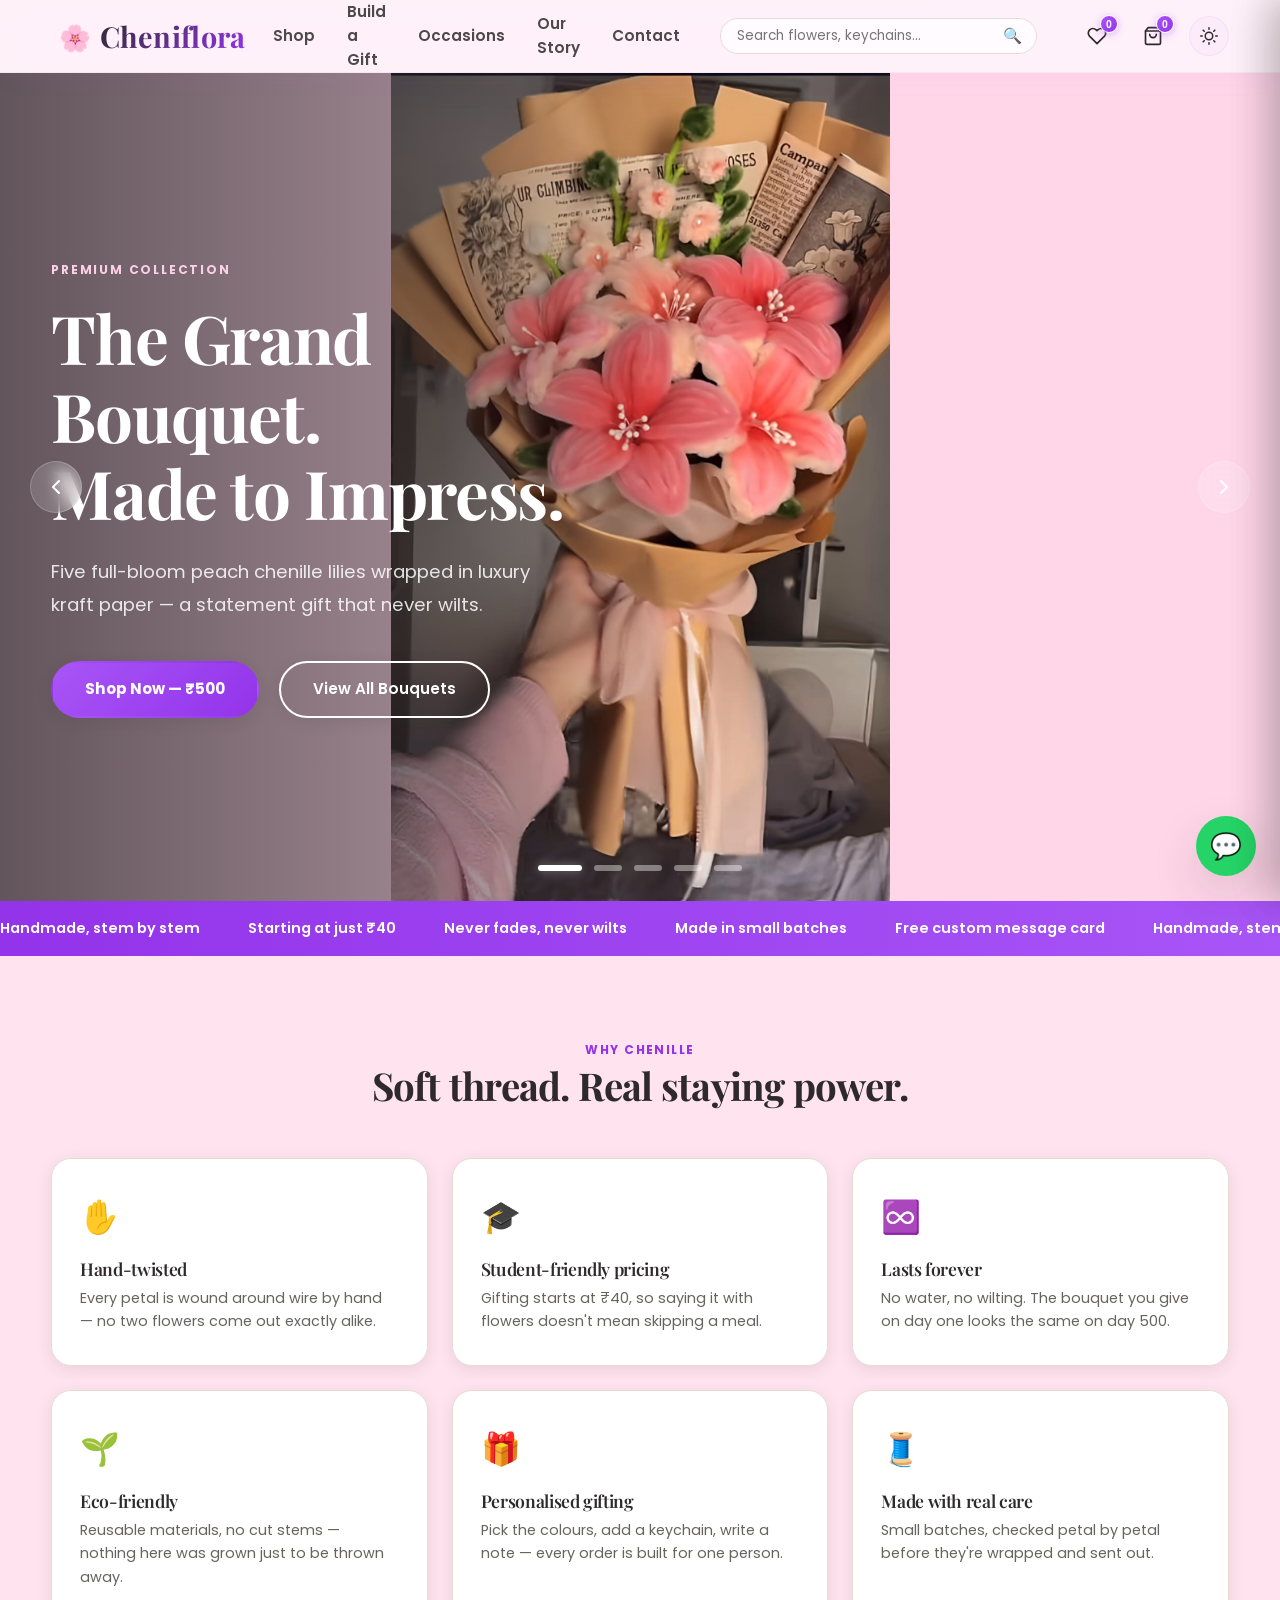
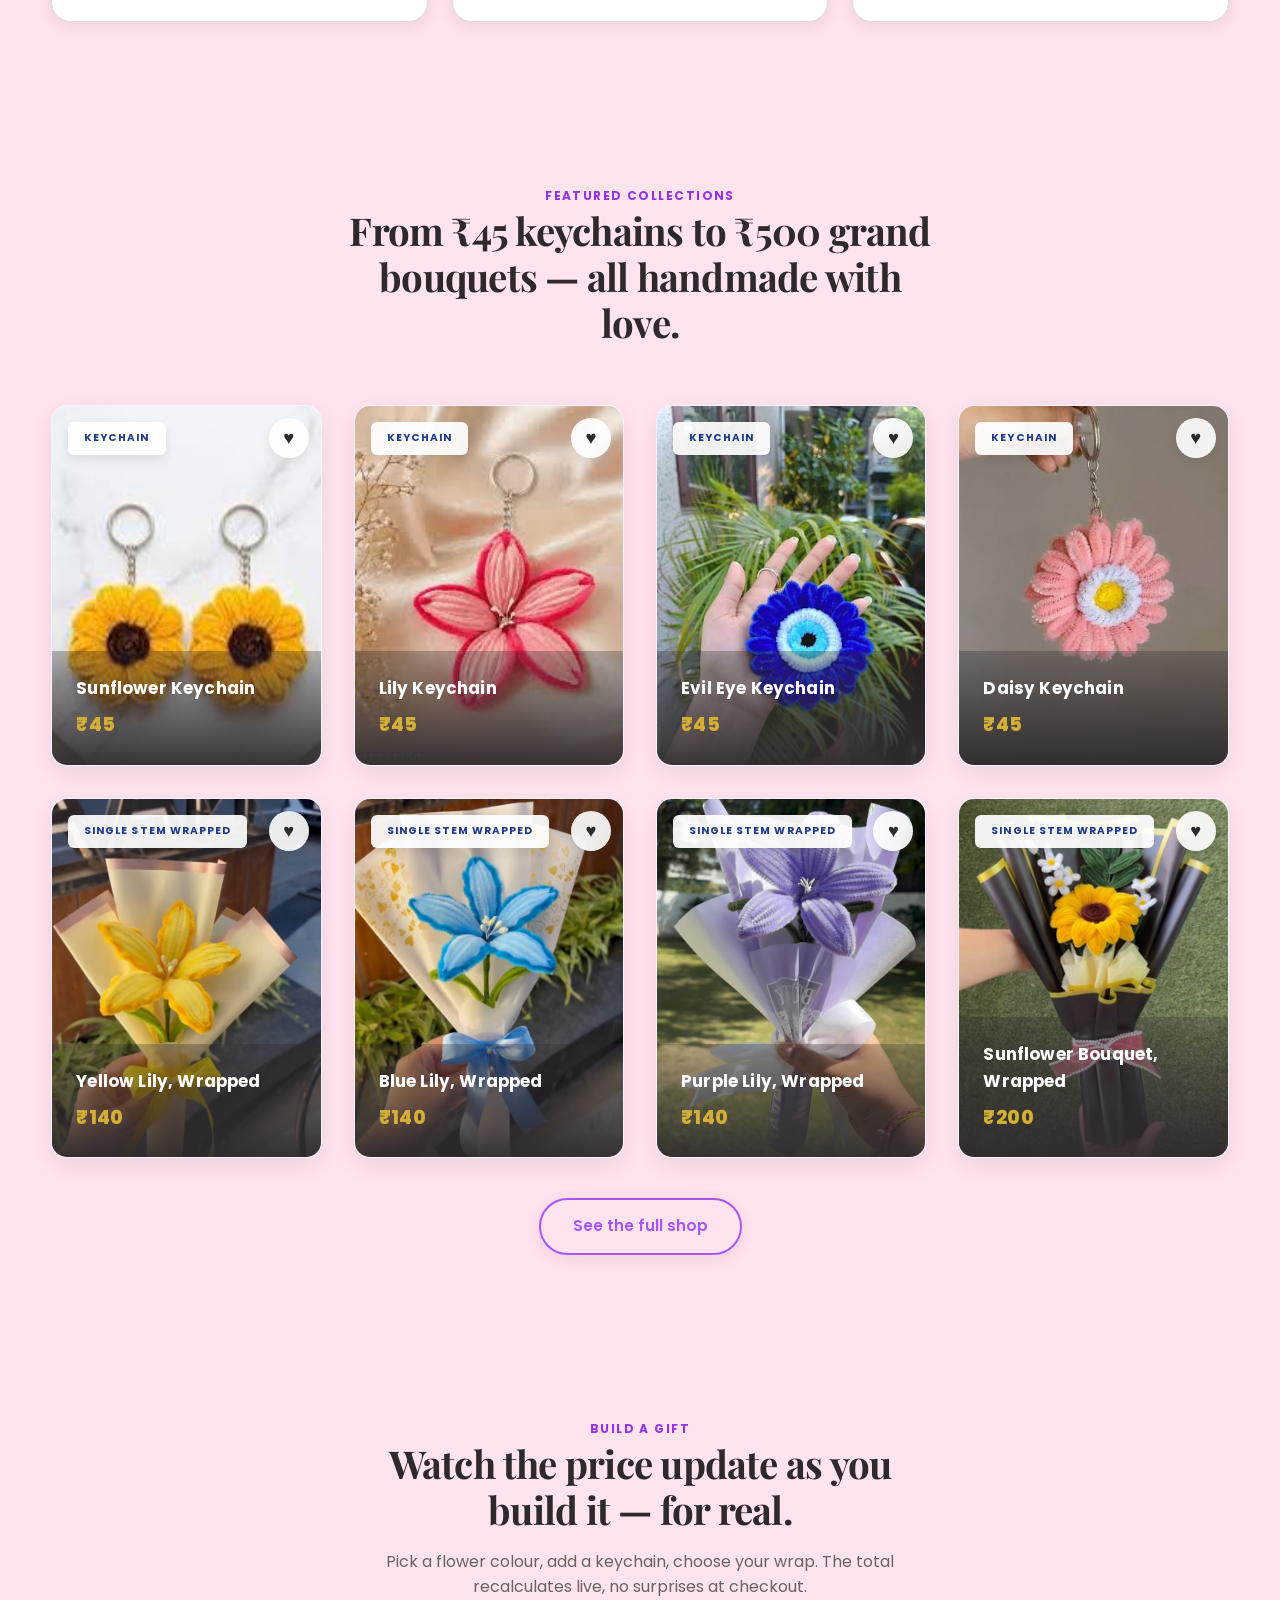
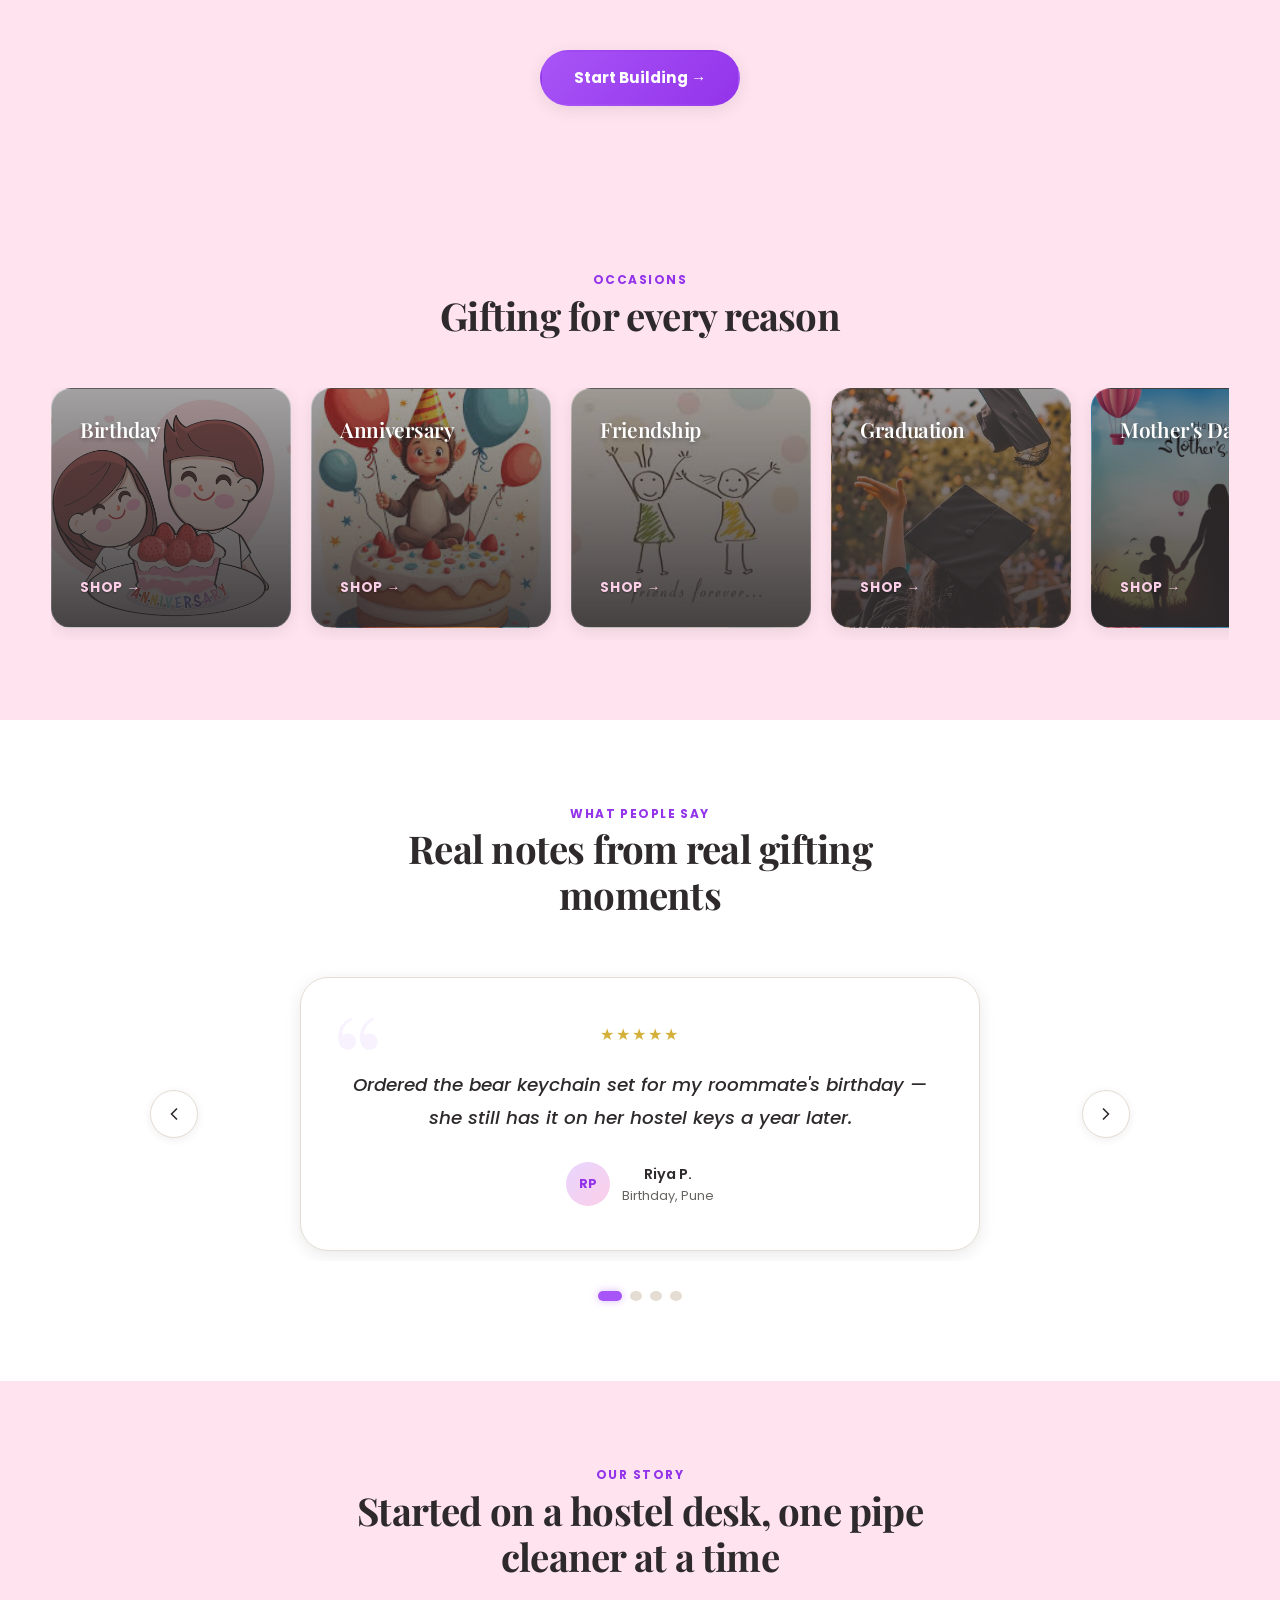
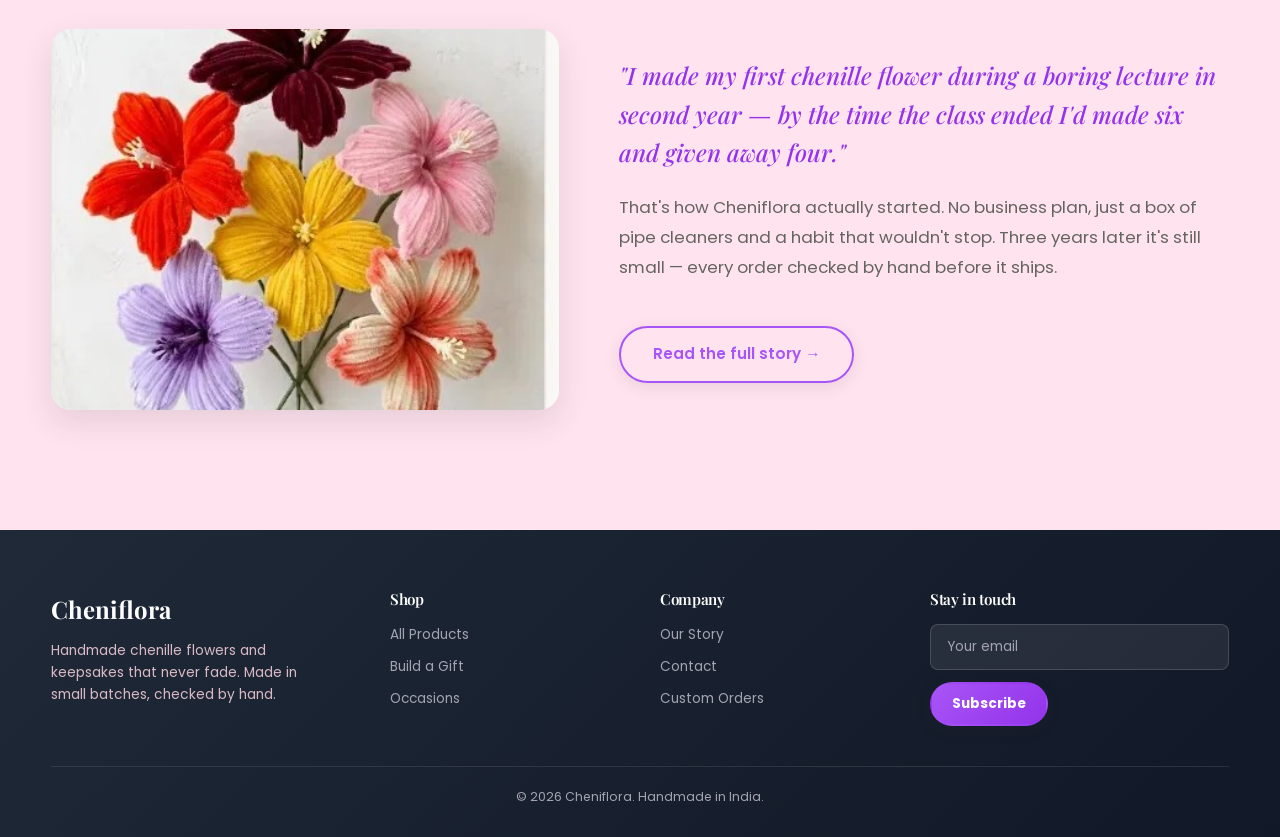
<file: cheniflora-site/index.html>
<!DOCTYPE html>
<html lang="en">
<head>
<meta charset="UTF-8">
<meta name="viewport" content="width=device-width, initial-scale=1.0">
<title>Cheniflora — Flowers Fade. Memories Don't.</title>
<link rel="preconnect" href="https://fonts.googleapis.com">
<link href="https://fonts.googleapis.com/css2?family=Playfair+Display:ital,wght@0,500;0,700;1,600&family=Poppins:wght@400;500;600;700&display=swap" rel="stylesheet">
<link rel="stylesheet" href="style.css">
</head>
<body>
  <div class="bg-decor-1" aria-hidden="true"></div>
  <div class="bg-decor-2" aria-hidden="true"></div>

<nav class="nav">
  <div class="nav-inner">
    <button class="logo">
      <span class="logo-icon">🌸</span>
      <span class="logo-text">Cheniflora</span>
    </button>
    <button class="nav-toggle" aria-label="Menu">
      <span class="hamburger-line"></span>
      <span class="hamburger-line"></span>
      <span class="hamburger-line"></span>
    </button>
    <div class="nav-links">
      <a href="shop.html">Shop</a>
      <a href="build-gift.html">Build a Gift</a>
      <a href="occasions.html">Occasions</a>
      <a href="story.html">Our Story</a>
      <a href="contact.html">Contact</a>
    </div>
    <!-- Search Bar -->
    <div class="nav-search">
      <input type="text" id="navSearchInput" placeholder="Search flowers, keychains...">
      <button id="navSearchBtn" aria-label="Search">🔍</button>
    </div>
    <div class="nav-icons">
      <button class="icon-btn wish-btn" aria-label="Wishlist">
        <svg class="nav-icon-svg" viewBox="0 0 24 24" fill="none" stroke="currentColor" stroke-width="2" stroke-linecap="round" stroke-linejoin="round">
          <path d="M20.84 4.61a5.5 5.5 0 0 0-7.78 0L12 5.67l-1.06-1.06a5.5 5.5 0 0 0-7.78 7.78l1.06 1.06L12 21.23l7.78-7.78 1.06-1.06a5.5 5.5 0 0 0 0-7.78z"></path>
        </svg>
        <span class="badge wish-badge">0</span>
      </button>
      <button class="icon-btn cart-btn" aria-label="Cart">
        <svg class="nav-icon-svg" viewBox="0 0 24 24" fill="none" stroke="currentColor" stroke-width="2" stroke-linecap="round" stroke-linejoin="round">
          <path d="M6 2L3 6v14a2 2 0 0 0 2 2h14a2 2 0 0 0 2-2V6l-3-4z"></path>
          <line x1="3" y1="6" x2="21" y2="6"></line>
          <path d="M16 10a4 4 0 0 1-8 0"></path>
        </svg>
        <span class="badge cart-badge">0</span>
      </button>
      <button class="theme-toggle" aria-label="Toggle theme" title="Toggle theme" data-theme="light">
        <svg class="sun-icon" viewBox="0 0 24 24" fill="none" stroke="currentColor" stroke-width="2" stroke-linecap="round" stroke-linejoin="round">
          <circle cx="12" cy="12" r="5"></circle>
          <line x1="12" y1="1" x2="12" y2="3"></line>
          <line x1="12" y1="21" x2="12" y2="23"></line>
          <line x1="4.22" y1="4.22" x2="5.64" y2="5.64"></line>
          <line x1="18.36" y1="18.36" x2="19.78" y2="19.78"></line>
          <line x1="1" y1="12" x2="3" y2="12"></line>
          <line x1="21" y1="12" x2="23" y2="12"></line>
          <line x1="4.22" y1="19.78" x2="5.64" y2="18.36"></line>
          <line x1="18.36" y1="5.64" x2="19.78" y2="4.22"></line>
        </svg>
        <svg class="moon-icon" viewBox="0 0 24 24" fill="none" stroke="currentColor" stroke-width="2" stroke-linecap="round" stroke-linejoin="round">
          <path d="M21 12.79A9 9 0 1 1 11.21 3 7 7 0 0 0 21 12.79z"></path>
        </svg>
      </button>
      
    </div>
  </div>
</nav>

<header class="hero-slider-section">
  <div class="hero-slider">
    <!-- Slide 1: Peach Lily Grand Bouquet -->
    <div class="hero-slide active" data-slide="0">
      <div class="hero-slide-bg" style="background-image: url('assets/bouquet_big_peach.png');"></div>
      <div class="hero-slide-overlay"></div>
      <div class="hero-slide-content container">
        <div class="hero-slide-text">
          <span class="slide-eyebrow">Premium Collection</span>
          <h1 class="slide-title">The Grand Bouquet.<br>Made to Impress.</h1>
          <p class="slide-subtitle">Five full-bloom peach chenille lilies wrapped in luxury kraft paper — a statement gift that never wilts.</p>
          <div class="slide-cta">
            <a href="product.html?p=bouquet-big-peach" class="btn btn-primary btn-lg">Shop Now — ₹500</a>
            <a href="shop.html" class="btn btn-ghost btn-lg">View All Bouquets</a>
          </div>
        </div>
      </div>
    </div>

    <!-- Slide 2: Sunflower Wrapped Bouquet -->
    <div class="hero-slide" data-slide="1">
      <div class="hero-slide-bg" style="background-image: url('assets/wrap_sunflower_big.jpg');"></div>
      <div class="hero-slide-overlay"></div>
      <div class="hero-slide-content container">
        <div class="hero-slide-text">
          <span class="slide-eyebrow">Single Stem Wrapped</span>
          <h1 class="slide-title">Sunshine,<br>Gift-Wrapped.</h1>
          <p class="slide-subtitle">A full sunflower with daisy accents wrapped in black & gold paper with a pearl bow. Bold. Beautiful. Handmade.</p>
          <div class="slide-cta">
            <a href="product.html?p=wrap-sunflower-big" class="btn btn-primary btn-lg">Get Yours — ₹200</a>
            <a href="build-gift.html" class="btn btn-ghost btn-lg">Build a Gift</a>
          </div>
        </div>
      </div>
    </div>

    <!-- Slide 3: Blue Lily Wrapped -->
    <div class="hero-slide" data-slide="2">
      <div class="hero-slide-bg" style="background-image: url('assets/wrap_blue_lily.png');"></div>
      <div class="hero-slide-overlay"></div>
      <div class="hero-slide-content container">
        <div class="hero-slide-text">
          <span class="slide-eyebrow">Single Stem Wrapped</span>
          <h1 class="slide-title">Something Blue.<br>Something New.</h1>
          <p class="slide-subtitle">A sky-blue chenille lily wrapped in heart-print paper with a soft satin bow — perfect for any occasion.</p>
          <div class="slide-cta">
            <a href="product.html?p=wrap-blue-lily" class="btn btn-primary btn-lg">Order — ₹140</a>
            <a href="occasions.html" class="btn btn-ghost btn-lg">Shop by Occasion</a>
          </div>
        </div>
      </div>
    </div>

    <!-- Slide 4: Lily Keychain -->
    <div class="hero-slide" data-slide="3">
      <div class="hero-slide-bg" style="background-image: url('assets/keychain_lily.png');"></div>
      <div class="hero-slide-overlay"></div>
      <div class="hero-slide-content container">
        <div class="hero-slide-text">
          <span class="slide-eyebrow">Keychains — From ₹45</span>
          <h1 class="slide-title">A Flower<br>For Your Keys.</h1>
          <p class="slide-subtitle">Pocket-sized chenille keychains — the perfect small gift that says a lot. Starting at just ₹45.</p>
          <div class="slide-cta">
            <a href="product.html?p=keychain-lily" class="btn btn-primary btn-lg">Shop Keychains</a>
            <a href="shop.html" class="btn btn-ghost btn-lg">Explore All</a>
          </div>
        </div>
      </div>
    </div>

    <!-- Slide 5: Pink Daisy Pot -->
    <div class="hero-slide" data-slide="4">
      <div class="hero-slide-bg" style="background-image: url('assets/pot_pink_daisy.png');"></div>
      <div class="hero-slide-overlay"></div>
      <div class="hero-slide-content container">
        <div class="hero-slide-text">
          <span class="slide-eyebrow">Desk Decor</span>
          <h1 class="slide-title">Brighten<br>Your Desk.</h1>
          <p class="slide-subtitle">Handcrafted chenille flower pots that never need watering. A tiny bloom that stays on your desk forever.</p>
          <div class="slide-cta">
            <a href="product.html?p=pot-pink-daisy" class="btn btn-primary btn-lg">Get One — ₹300</a>
            <a href="shop.html" class="btn btn-ghost btn-lg">All Desk Decor</a>
          </div>
        </div>
      </div>
    </div>
  </div>

  <!-- Navigation Arrows -->
  <button class="slider-arrow prev" aria-label="Previous Slide">
    <svg viewBox="0 0 24 24" fill="none" stroke="currentColor" stroke-width="2" stroke-linecap="round" stroke-linejoin="round">
      <polyline points="15 18 9 12 15 6"></polyline>
    </svg>
  </button>
  <button class="slider-arrow next" aria-label="Next Slide">
    <svg viewBox="0 0 24 24" fill="none" stroke="currentColor" stroke-width="2" stroke-linecap="round" stroke-linejoin="round">
      <polyline points="9 18 15 12 9 6"></polyline>
    </svg>
  </button>

  <!-- Slider Indicators -->
  <div class="slider-indicators">
    <button class="indicator active" data-index="0" aria-label="Slide 1"></button>
    <button class="indicator" data-index="1" aria-label="Slide 2"></button>
    <button class="indicator" data-index="2" aria-label="Slide 3"></button>
    <button class="indicator" data-index="3" aria-label="Slide 4"></button>
    <button class="indicator" data-index="4" aria-label="Slide 5"></button>
  </div>
</header>

<div class="marquee">
  <div class="marquee-track">
    <span>Handmade, stem by stem</span><span>Starting at just ₹40</span><span>Never fades, never wilts</span><span>Made in small batches</span><span>Free custom message card</span>
    <span>Handmade, stem by stem</span><span>Starting at just ₹40</span><span>Never fades, never wilts</span><span>Made in small batches</span><span>Free custom message card</span>
  </div>
</div>

<section>
  <div class="container">
    <div class="section-head center">
      <span class="eyebrow">Why Chenille</span>
      <h2>Soft thread. Real staying power.</h2>
    </div>
    <div class="grid-6">
      <div class="story-card reveal"><span class="ic">✋</span><h3>Hand-twisted</h3><p>Every petal is wound around wire by hand — no two flowers come out exactly alike.</p></div>
      <div class="story-card reveal"><span class="ic">🎓</span><h3>Student-friendly pricing</h3><p>Gifting starts at ₹40, so saying it with flowers doesn't mean skipping a meal.</p></div>
      <div class="story-card reveal"><span class="ic">♾️</span><h3>Lasts forever</h3><p>No water, no wilting. The bouquet you give on day one looks the same on day 500.</p></div>
      <div class="story-card reveal"><span class="ic">🌱</span><h3>Eco-friendly</h3><p>Reusable materials, no cut stems — nothing here was grown just to be thrown away.</p></div>
      <div class="story-card reveal"><span class="ic">🎁</span><h3>Personalised gifting</h3><p>Pick the colours, add a keychain, write a note — every order is built for one person.</p></div>
      <div class="story-card reveal"><span class="ic">🧵</span><h3>Made with real care</h3><p>Small batches, checked petal by petal before they're wrapped and sent out.</p></div>
    </div>
  </div>
</section>

<section style="background:var(--cream-deep);">
  <div class="container">
    <div class="section-head center">
      <span class="eyebrow">Featured Collections</span>
      <h2>From ₹45 keychains to ₹500 grand bouquets — all handmade with love.</h2>
    </div>
    <div class="premium-grid reveal">
      <a href="product.html?p=keychain-sunflower" class="card">
        <img src="assets/keychain_sunflower.png" alt="Sunflower keychain">
        <span class="card-tag">Keychain</span>
        <button class="card-heart" data-id="keychain-sunflower" aria-label="Add to wishlist">♥</button>
        <div class="card-info"><div class="name">Sunflower Keychain</div><div class="price">₹45</div></div>
      </a>
      <a href="product.html?p=keychain-lily" class="card">
        <img src="assets/keychain_lily.png" alt="Lily keychain">
        <span class="card-tag">Keychain</span>
        <button class="card-heart" data-id="keychain-lily" aria-label="Add to wishlist">♥</button>
        <div class="card-info"><div class="name">Lily Keychain</div><div class="price">₹45</div></div>
      </a>
      <a href="product.html?p=keychain-evileye" class="card">
        <img src="assets/keychain_evileye.png" alt="Evil Eye keychain">
        <span class="card-tag">Keychain</span>
        <button class="card-heart" data-id="keychain-evileye" aria-label="Add to wishlist">♥</button>
        <div class="card-info"><div class="name">Evil Eye Keychain</div><div class="price">₹45</div></div>
      </a>
      <a href="product.html?p=keychain-daisy" class="card">
        <img src="assets/keychain_daisy.png" alt="Pink Daisy keychain">
        <span class="card-tag">Keychain</span>
        <button class="card-heart" data-id="keychain-daisy" aria-label="Add to wishlist">♥</button>
        <div class="card-info"><div class="name">Daisy Keychain</div><div class="price">₹45</div></div>
      </a>
      <a href="product.html?p=wrap-yellow-lily" class="card">
        <img src="assets/wrap_yellow_lily.png" alt="Yellow lily wrapped in cream paper with yellow ribbon">
        <span class="card-tag">Single Stem Wrapped</span>
        <button class="card-heart" data-id="wrap-yellow-lily" aria-label="Add to wishlist">♥</button>
        <div class="card-info"><div class="name">Yellow Lily, Wrapped</div><div class="price">₹140</div></div>
      </a>
      <a href="product.html?p=wrap-blue-lily" class="card">
        <img src="assets/wrap_blue_lily.png" alt="Blue lily wrapped in heart-print paper with blue ribbon">
        <span class="card-tag">Single Stem Wrapped</span>
        <button class="card-heart" data-id="wrap-blue-lily" aria-label="Add to wishlist">♥</button>
        <div class="card-info"><div class="name">Blue Lily, Wrapped</div><div class="price">₹140</div></div>
      </a>
      <a href="product.html?p=wrap-purple-lily" class="card">
        <img src="assets/wrap_purple_lily.jpg" alt="Purple lily wrapped in lavender paper with white organza bow">
        <span class="card-tag">Single Stem Wrapped</span>
        <button class="card-heart" data-id="wrap-purple-lily" aria-label="Add to wishlist">♥</button>
        <div class="card-info"><div class="name">Purple Lily, Wrapped</div><div class="price">₹140</div></div>
      </a>
      <a href="product.html?p=wrap-sunflower-big" class="card">
        <img src="assets/wrap_sunflower_big.jpg" alt="Sunflower bouquet wrapped in black and gold paper with pearl bow">
        <span class="card-tag">Single Stem Wrapped</span>
        <button class="card-heart" data-id="wrap-sunflower-big" aria-label="Add to wishlist">♥</button>
        <div class="card-info"><div class="name">Sunflower Bouquet, Wrapped</div><div class="price">₹200</div></div>
      </a>
    </div>
    <div style="text-align:center; margin-top:40px;">
      <a href="shop.html" class="btn btn-secondary">See the full shop</a>
    </div>
  </div>
</section>

<section>
  <div class="container">
    <div class="section-head center">
      <span class="eyebrow">Build a Gift</span>
      <h2>Watch the price update as you build it — for real.</h2>
      <p style="margin-top:14px;">Pick a flower colour, add a keychain, choose your wrap. The total recalculates live, no surprises at checkout.</p>
    </div>
    <div style="text-align:center;">
      <a href="build-gift.html" class="btn btn-primary">Start Building →</a>
    </div>
  </div>
</section>

<section style="background:var(--cream-deep);">
  <div class="container">
    <div class="section-head center"><span class="eyebrow">Occasions</span><h2>Gifting for every reason</h2></div>
    <div class="occ-row reveal">
      <a class="occ-card" style="background-image: linear-gradient(to top, rgba(46, 42, 44, 0.85), rgba(46, 42, 44, 0.3)), url('assets/occ_birthday.png');" href="occasions.html#birthday"><h4>Birthday</h4><span>Shop →</span></a>
      <a class="occ-card" style="background-image: linear-gradient(to top, rgba(46, 42, 44, 0.85), rgba(46, 42, 44, 0.3)), url('assets/occ_anniversary.png');" href="occasions.html#anniversary"><h4>Anniversary</h4><span>Shop →</span></a>
      <a class="occ-card" style="background-image: linear-gradient(to top, rgba(46, 42, 44, 0.85), rgba(46, 42, 44, 0.3)), url('assets/occ_friendship.png');" href="occasions.html#friendship"><h4>Friendship</h4><span>Shop →</span></a>
      <a class="occ-card" style="background-image: linear-gradient(to top, rgba(46, 42, 44, 0.85), rgba(46, 42, 44, 0.3)), url('assets/occ_graduation.png');" href="occasions.html#graduation"><h4>Graduation</h4><span>Shop →</span></a>
      <a class="occ-card" style="background-image: linear-gradient(to top, rgba(46, 42, 44, 0.85), rgba(46, 42, 44, 0.3)), url('assets/occ_mothersday.png');" href="occasions.html#mothers-day"><h4>Mother's Day</h4><span>Shop →</span></a>
      <a class="occ-card" style="background-image: linear-gradient(to top, rgba(46, 42, 44, 0.85), rgba(46, 42, 44, 0.3)), url('assets/flowerpot.jpg');" href="occasions.html#thank-you"><h4>Thank You</h4><span>Shop →</span></a>
    </div>
  </div>
</section>

<section class="testimonials-section">
  <div class="container">
    <div class="section-head center">
      <span class="eyebrow">What People Say</span>
      <h2>Real notes from real gifting moments</h2>
    </div>
    
    <div class="testimonials-carousel-container">
      <button class="carousel-arrow prev" id="test-prev" aria-label="Previous Testimonial">
        <svg viewBox="0 0 24 24" fill="none" stroke="currentColor" stroke-width="2" stroke-linecap="round" stroke-linejoin="round">
          <polyline points="15 18 9 12 15 6"></polyline>
        </svg>
      </button>
      
      <div class="testimonials-track-wrapper">
        <div class="testimonials-track" id="test-track">
          <div class="test-card-slide">
            <div class="test-card">
              <div class="stars">★★★★★</div>
              <p class="quote">Ordered the bear keychain set for my roommate's birthday — she still has it on her hostel keys a year later.</p>
              <div class="test-foot">
                <div class="avatar">RP</div>
                <div>
                  <div class="name">Riya P.</div>
                  <div class="occ">Birthday, Pune</div>
                </div>
              </div>
            </div>
          </div>
          
          <div class="test-card-slide">
            <div class="test-card">
              <div class="stars">★★★★★</div>
              <p class="quote">My boyfriend is not a flowers person but even he kept the lily bouquet on his study table for months.</p>
              <div class="test-foot">
                <div class="avatar">SK</div>
                <div>
                  <div class="name">Sanya K.</div>
                  <div class="occ">Anniversary, Delhi</div>
                </div>
              </div>
            </div>
          </div>
          
          <div class="test-card-slide">
            <div class="test-card">
              <div class="stars">★★★★☆</div>
              <p class="quote">Got the desk daisy pot for my desk at my internship. Cheapest gift that's gotten the most compliments.</p>
              <div class="test-foot">
                <div class="avatar">AV</div>
                <div>
                  <div class="name">Aman V.</div>
                  <div class="occ">Thank You, Bengaluru</div>
                </div>
              </div>
            </div>
          </div>

          <div class="test-card-slide">
            <div class="test-card">
              <div class="stars">★★★★★</div>
              <p class="quote">The customized blue bouquet was the highlight of our convocation! Everyone was asking where I got it.</p>
              <div class="test-foot">
                <div class="avatar">JM</div>
                <div>
                  <div class="name">Jatin M.</div>
                  <div class="occ">Graduation, Mumbai</div>
                </div>
              </div>
            </div>
          </div>
        </div>
      </div>
      
      <button class="carousel-arrow next" id="test-next" aria-label="Next Testimonial">
        <svg viewBox="0 0 24 24" fill="none" stroke="currentColor" stroke-width="2" stroke-linecap="round" stroke-linejoin="round">
          <polyline points="9 18 15 12 9 6"></polyline>
        </svg>
      </button>
    </div>

    <div class="carousel-indicators" id="test-indicators">
      <button class="indicator active" data-index="0" aria-label="Go to testimonial 1"></button>
      <button class="indicator" data-index="1" aria-label="Go to testimonial 2"></button>
      <button class="indicator" data-index="2" aria-label="Go to testimonial 3"></button>
      <button class="indicator" data-index="3" aria-label="Go to testimonial 4"></button>
    </div>
  </div>
</section>

<section style="background:var(--cream-deep);">
  <div class="container">
    <div class="section-head center"><span class="eyebrow">Our Story</span><h2>Started on a hostel desk, one pipe cleaner at a time</h2></div>
    <div class="founder reveal">
      <img src="assets/flowers_mixed.jpg" alt="Mixed chenille flower heads on a table">
      <div>
        <blockquote>"I made my first chenille flower during a boring lecture in second year — by the time the class ended I'd made six and given away four."</blockquote>
        <p>That's how Cheniflora actually started. No business plan, just a box of pipe cleaners and a habit that wouldn't stop. Three years later it's still small — every order checked by hand before it ships.</p>
        <a href="story.html" class="btn btn-secondary" style="margin-top:20px;">Read the full story →</a>
      </div>
    </div>
  </div>
</section>

<footer>
  <div class="container foot-grid">
    <div>
      <div class="foot-logo">Cheniflora</div>
      <p style="color:#D8B9C5; font-size:.86rem; max-width:260px;">Handmade chenille flowers and keepsakes that never fade. Made in small batches, checked by hand.</p>
    </div>
    <div>
      <h4>Shop</h4>
      <a href="shop.html">All Products</a>
      <a href="build-gift.html">Build a Gift</a>
      <a href="occasions.html">Occasions</a>
    </div>
    <div>
      <h4>Company</h4>
      <a href="story.html">Our Story</a>
      <a href="contact.html">Contact</a>
      <a href="contact.html#custom">Custom Orders</a>
    </div>
    <div>
      <h4>Stay in touch</h4>
      <form class="foot-form" onsubmit="event.preventDefault();">
        <input type="email" placeholder="Your email" required>
        <button class="btn btn-primary btn-sm" type="submit">Subscribe</button>
      </form>
    </div>
  </div>
  <div class="container foot-bottom">© 2026 Cheniflora. Handmade in India.</div>
</footer>

<a class="whatsapp-float" href="https://wa.me/910000000000" aria-label="Chat on WhatsApp" target="_blank">💬</a>

<script src="main.js"></script>
</body>
</html>
</file>
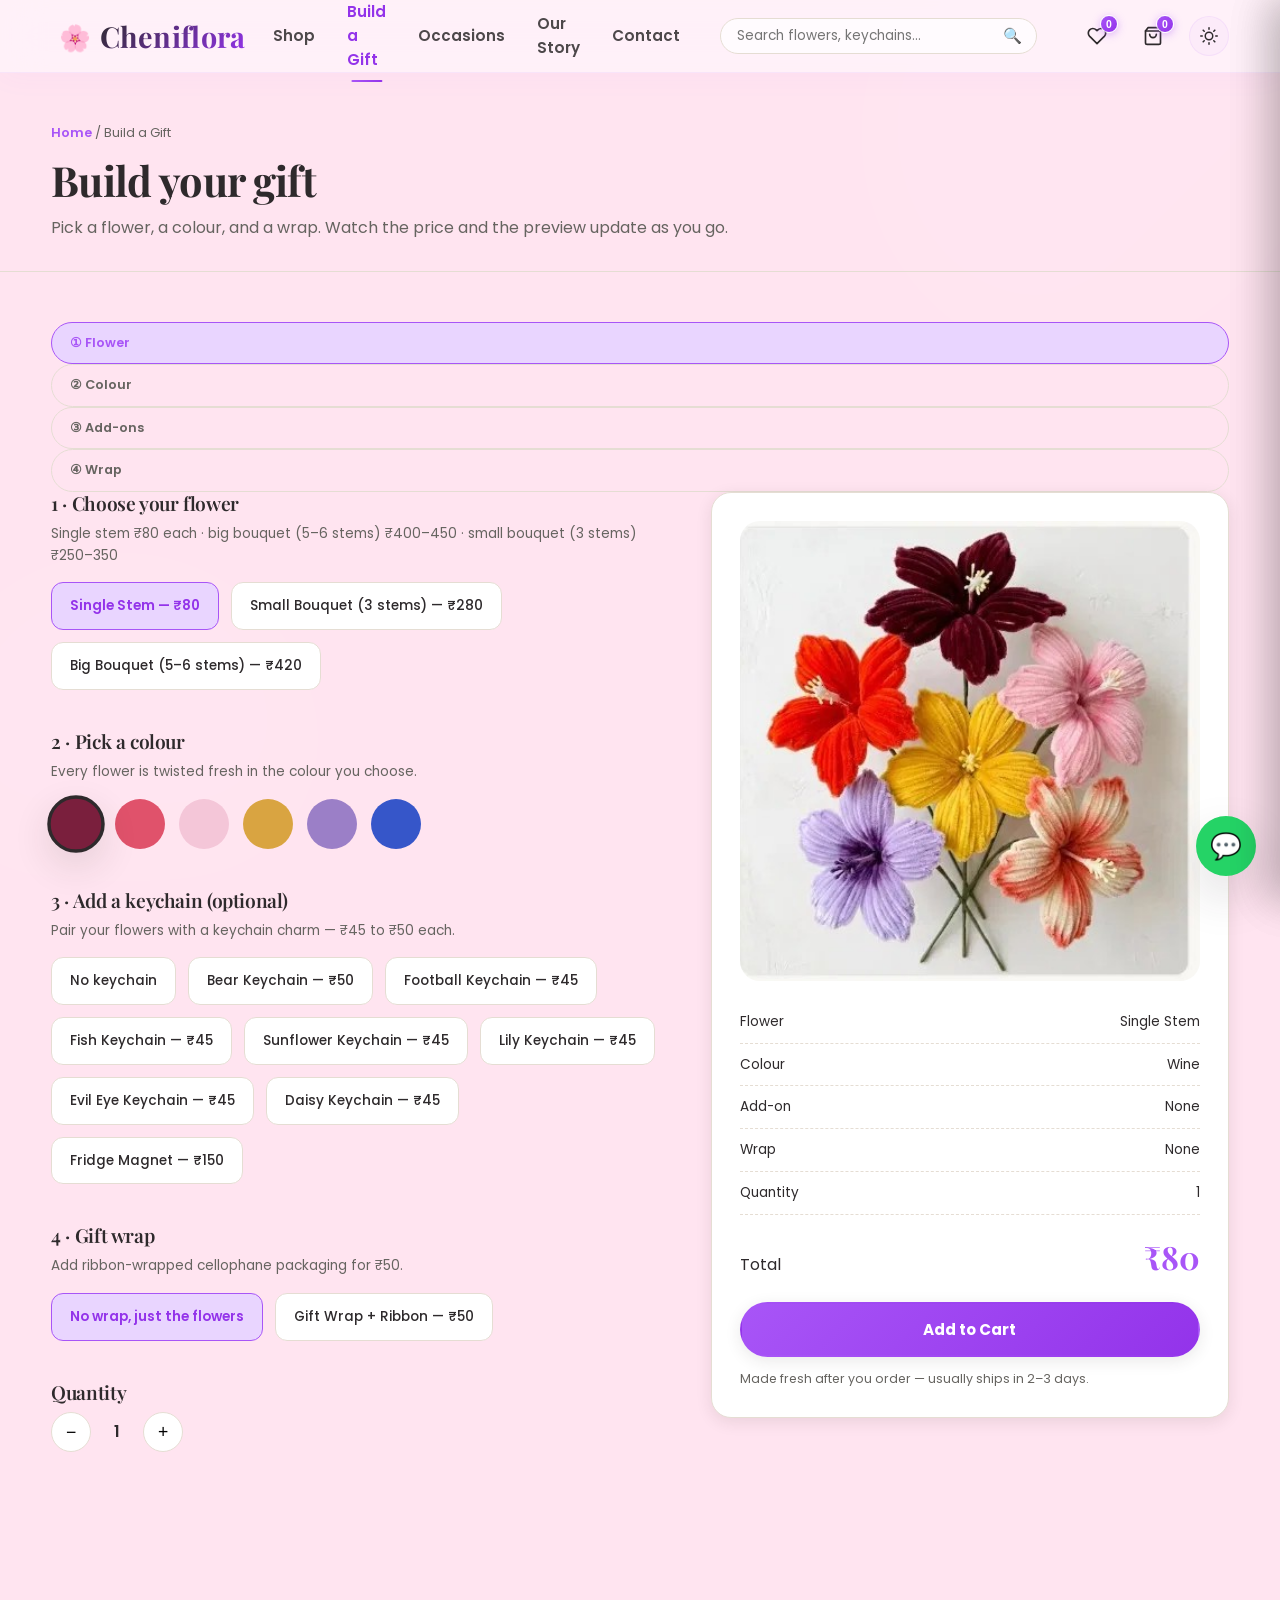
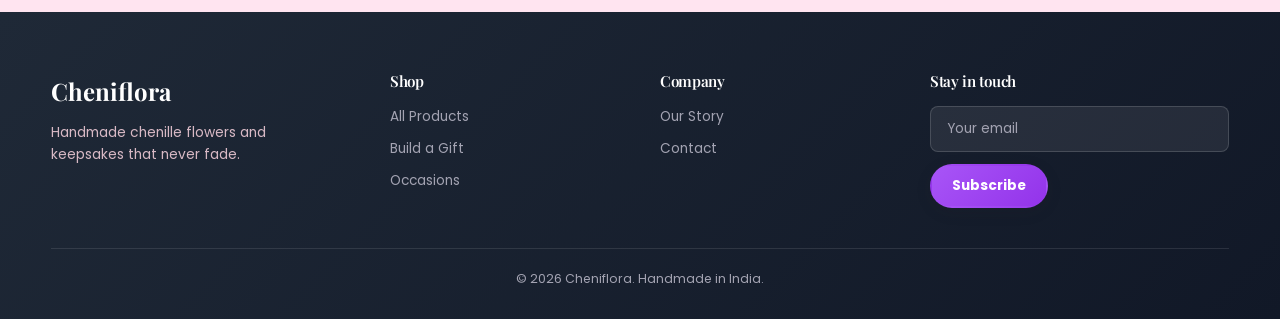
<file: cheniflora-site/build-gift.html>
<!DOCTYPE html>
<html lang="en">
<head>
<meta charset="UTF-8">
<meta name="viewport" content="width=device-width, initial-scale=1.0">
<title>Build a Gift — Cheniflora</title>
<link rel="preconnect" href="https://fonts.googleapis.com">
<link href="https://fonts.googleapis.com/css2?family=Playfair+Display:ital,wght@0,500;0,700;1,600&family=Poppins:wght@400;500;600;700&display=swap" rel="stylesheet">
<link rel="stylesheet" href="style.css">
</head>
<body>
  <div class="bg-decor-1" aria-hidden="true"></div>
  <div class="bg-decor-2" aria-hidden="true"></div>

<nav class="nav">
  <div class="nav-inner">
    <button class="logo">
      <span class="logo-icon">🌸</span>
      <span class="logo-text">Cheniflora</span>
    </button>
    <button class="nav-toggle" aria-label="Menu">
      <span class="hamburger-line"></span>
      <span class="hamburger-line"></span>
      <span class="hamburger-line"></span>
    </button>
    <div class="nav-links">
      <a href="shop.html">Shop</a>
      <a href="build-gift.html" class="active">Build a Gift</a>
      <a href="occasions.html">Occasions</a>
      <a href="story.html">Our Story</a>
      <a href="contact.html">Contact</a>
    </div>
    <!-- Search Bar -->
    <div class="nav-search">
      <input type="text" id="navSearchInput" placeholder="Search flowers, keychains...">
      <button id="navSearchBtn" aria-label="Search">🔍</button>
    </div>
    <div class="nav-icons">
      <button class="icon-btn wish-btn" aria-label="Wishlist">
        <svg class="nav-icon-svg" viewBox="0 0 24 24" fill="none" stroke="currentColor" stroke-width="2" stroke-linecap="round" stroke-linejoin="round">
          <path d="M20.84 4.61a5.5 5.5 0 0 0-7.78 0L12 5.67l-1.06-1.06a5.5 5.5 0 0 0-7.78 7.78l1.06 1.06L12 21.23l7.78-7.78 1.06-1.06a5.5 5.5 0 0 0 0-7.78z"></path>
        </svg>
        <span class="badge wish-badge">0</span>
      </button>
      <button class="icon-btn cart-btn" aria-label="Cart">
        <svg class="nav-icon-svg" viewBox="0 0 24 24" fill="none" stroke="currentColor" stroke-width="2" stroke-linecap="round" stroke-linejoin="round">
          <path d="M6 2L3 6v14a2 2 0 0 0 2 2h14a2 2 0 0 0 2-2V6l-3-4z"></path>
          <line x1="3" y1="6" x2="21" y2="6"></line>
          <path d="M16 10a4 4 0 0 1-8 0"></path>
        </svg>
        <span class="badge cart-badge">0</span>
      </button>
      <button class="theme-toggle" aria-label="Toggle theme" title="Toggle theme" data-theme="light">
        <svg class="sun-icon" viewBox="0 0 24 24" fill="none" stroke="currentColor" stroke-width="2" stroke-linecap="round" stroke-linejoin="round">
          <circle cx="12" cy="12" r="5"></circle>
          <line x1="12" y1="1" x2="12" y2="3"></line>
          <line x1="12" y1="21" x2="12" y2="23"></line>
          <line x1="4.22" y1="4.22" x2="5.64" y2="5.64"></line>
          <line x1="18.36" y1="18.36" x2="19.78" y2="19.78"></line>
          <line x1="1" y1="12" x2="3" y2="12"></line>
          <line x1="21" y1="12" x2="23" y2="12"></line>
          <line x1="4.22" y1="19.78" x2="5.64" y2="18.36"></line>
          <line x1="18.36" y1="5.64" x2="19.78" y2="4.22"></line>
        </svg>
        <svg class="moon-icon" viewBox="0 0 24 24" fill="none" stroke="currentColor" stroke-width="2" stroke-linecap="round" stroke-linejoin="round">
          <path d="M21 12.79A9 9 0 1 1 11.21 3 7 7 0 0 0 21 12.79z"></path>
        </svg>
      </button>
      
    </div>
  </div>
</nav>

<div class="page-head">
  <div class="container">
    <div class="crumbs"><a href="index.html">Home</a> / Build a Gift</div>
    <h1>Build your gift</h1>
    <p style="margin-top:10px;">Pick a flower, a colour, and a wrap. Watch the price and the preview update as you go.</p>
  </div>
</div>

<section style="padding-top:50px;">
  <div class="container">
    <div class="steps-row" id="stepsRow">
      <div class="step-pill active" data-step="1">① Flower</div>
      <div class="step-pill" data-step="2">② Colour</div>
      <div class="step-pill" data-step="3">③ Add-ons</div>
      <div class="step-pill" data-step="4">④ Wrap</div>
    </div>

    <div class="builder-layout">
      <div>
        <div class="build-section">
          <h3>1 · Choose your flower</h3>
          <p class="hint">Single stem ₹80 each · big bouquet (5–6 stems) ₹400–450 · small bouquet (3 stems) ₹250–350</p>
          <div class="chip-row" id="flowerChips">
            <div class="opt-chip selected" data-type="single" data-base="80">Single Stem — ₹80</div>
            <div class="opt-chip" data-type="small" data-base="280">Small Bouquet (3 stems) — ₹280</div>
            <div class="opt-chip" data-type="big" data-base="420">Big Bouquet (5–6 stems) — ₹420</div>
          </div>
        </div>

        <div class="build-section">
          <h3>2 · Pick a colour</h3>
          <p class="hint">Every flower is twisted fresh in the colour you choose.</p>
          <div class="swatch-row">
            <div class="swatch selected" style="background:#7A1F3D;" data-colour="Wine"></div>
            <div class="swatch" style="background:#E0526B;" data-colour="Red"></div>
            <div class="swatch" style="background:#F4C6D8;" data-colour="Blush Pink"></div>
            <div class="swatch" style="background:#D9A441;" data-colour="Gold"></div>
            <div class="swatch" style="background:#9B7FC7;" data-colour="Lavender"></div>
            <div class="swatch" style="background:#3656C9;" data-colour="Royal Blue"></div>
          </div>
        </div>

        <div class="build-section">
          <h3>3 · Add a keychain (optional)</h3>
          <p class="hint">Pair your flowers with a keychain charm — ₹45 to ₹50 each.</p>
          <div class="chip-row" id="addonChips">
            <div class="opt-chip" data-addon="none" data-price="0">No keychain</div>
            <div class="opt-chip" data-addon="bear" data-price="50">Bear Keychain — ₹50</div>
            <div class="opt-chip" data-addon="football" data-price="45">Football Keychain — ₹45</div>
            <div class="opt-chip" data-addon="fish" data-price="45">Fish Keychain — ₹45</div>
            <div class="opt-chip" data-addon="sunflower" data-price="45">Sunflower Keychain — ₹45</div>
            <div class="opt-chip" data-addon="lily" data-price="45">Lily Keychain — ₹45</div>
            <div class="opt-chip" data-addon="evileye" data-price="45">Evil Eye Keychain — ₹45</div>
            <div class="opt-chip" data-addon="daisy" data-price="45">Daisy Keychain — ₹45</div>
            <div class="opt-chip" data-addon="magnet" data-price="150">Fridge Magnet — ₹150</div>
          </div>
        </div>

        <div class="build-section">
          <h3>4 · Gift wrap</h3>
          <p class="hint">Add ribbon-wrapped cellophane packaging for ₹50.</p>
          <div class="chip-row" id="wrapChips">
            <div class="opt-chip selected" data-wrap="none" data-price="0">No wrap, just the flowers</div>
            <div class="opt-chip" data-wrap="yes" data-price="50">Gift Wrap + Ribbon — ₹50</div>
          </div>
        </div>

        <div class="build-section">
          <h3>Quantity</h3>
          <div class="count-row">
            <button class="count-btn" id="qtyMinus">−</button>
            <span id="qtyVal" style="font-weight:600; min-width:20px; text-align:center;">1</span>
            <button class="count-btn" id="qtyPlus">+</button>
          </div>
        </div>
      </div>

      <div class="preview-card">
        <div class="preview-photo">
          <img id="previewImg" src="assets/flowers_mixed.jpg" alt="Live preview of your gift">
        </div>
        <div class="preview-line"><span>Flower</span><span id="lineFlower">Single Stem</span></div>
        <div class="preview-line"><span>Colour</span><span id="lineColour">Wine</span></div>
        <div class="preview-line"><span>Add-on</span><span id="lineAddon">None</span></div>
        <div class="preview-line"><span>Wrap</span><span id="lineWrap">None</span></div>
        <div class="preview-line"><span>Quantity</span><span id="lineQty">1</span></div>
        <div class="preview-total"><span>Total</span><span class="amt">₹<span id="totalPrice">80</span></span></div>
        <button class="btn btn-primary" style="width:100%; justify-content:center;" id="addToCartBtn">Add to Cart</button>
        <p style="font-size:.78rem; margin-top:12px;">Made fresh after you order — usually ships in 2–3 days.</p>
      </div>
    </div>
  </div>
</section>

<footer>
  <div class="container foot-grid">
    <div><div class="foot-logo">Cheniflora</div><p style="color:#D8B9C5; font-size:.86rem; max-width:260px;">Handmade chenille flowers and keepsakes that never fade.</p></div>
    <div><h4>Shop</h4><a href="shop.html">All Products</a><a href="build-gift.html">Build a Gift</a><a href="occasions.html">Occasions</a></div>
    <div><h4>Company</h4><a href="story.html">Our Story</a><a href="contact.html">Contact</a></div>
    <div>
      <h4>Stay in touch</h4>
      <form class="foot-form" onsubmit="event.preventDefault();"><input type="email" placeholder="Your email" required><button class="btn btn-primary btn-sm" type="submit">Subscribe</button></form>
    </div>
  </div>
  <div class="container foot-bottom">© 2026 Cheniflora. Handmade in India.</div>
</footer>

<a class="whatsapp-float" href="https://wa.me/910000000000" target="_blank">💬</a>
<script src="main.js"></script>
<script>
const flowerImages = {
  single: 'assets/flowers_mixed.jpg',
  small: 'assets/wrap_4.jpg',
  big: 'assets/bouquet_blue.jpg'
};
const addonImages = {
  bear: 'assets/keychain_4.jpg',
  football: 'assets/keychain_2.jpg',
  fish: 'assets/keychain_1.jpg',
  sunflower: 'assets/keychain_sunflower.png',
  lily: 'assets/keychain_lily.png',
  evileye: 'assets/keychain_evileye.png',
  daisy: 'assets/keychain_daisy.png',
  magnet: 'assets/flowerpot.jpg'
};

let state = { flowerType:'single', flowerBase:80, colour:'Wine', addon:'none', addonPrice:0, wrap:'none', wrapPrice:0, qty:1 };

function selectChip(container, selector, cb){
  document.querySelectorAll(container).forEach(c => c.addEventListener('click', () => {
    document.querySelectorAll(container).forEach(x=>x.classList.remove('selected'));
    c.classList.add('selected');
    cb(c);
    updateTotal();
  }));
}

selectChip('#flowerChips .opt-chip', null, (c) => {
  state.flowerType = c.dataset.type;
  state.flowerBase = Number(c.dataset.base);
  document.getElementById('lineFlower').textContent = c.textContent.split(' — ')[0];
  document.getElementById('previewImg').src = flowerImages[state.flowerType];
  setStep(2);
});

document.querySelectorAll('.swatch').forEach(s => s.addEventListener('click', () => {
  document.querySelectorAll('.swatch').forEach(x=>x.classList.remove('selected'));
  s.classList.add('selected');
  state.colour = s.dataset.colour;
  document.getElementById('lineColour').textContent = state.colour;
  setStep(3);
}));

selectChip('#addonChips .opt-chip', null, (c) => {
  state.addon = c.dataset.addon;
  state.addonPrice = Number(c.dataset.price);
  document.getElementById('lineAddon').textContent = c.textContent.split(' — ')[0];
  if (addonImages[state.addon]) document.getElementById('previewImg').src = addonImages[state.addon];
  else document.getElementById('previewImg').src = flowerImages[state.flowerType];
  setStep(4);
});

selectChip('#wrapChips .opt-chip', null, (c) => {
  state.wrap = c.dataset.wrap;
  state.wrapPrice = Number(c.dataset.price);
  document.getElementById('lineWrap').textContent = c.textContent.split(' — ')[0];
});

document.getElementById('qtyMinus').addEventListener('click', () => { state.qty = Math.max(1, state.qty-1); document.getElementById('qtyVal').textContent = state.qty; document.getElementById('lineQty').textContent = state.qty; updateTotal(); });
document.getElementById('qtyPlus').addEventListener('click', () => { state.qty = Math.min(20, state.qty+1); document.getElementById('qtyVal').textContent = state.qty; document.getElementById('lineQty').textContent = state.qty; updateTotal(); });

function setStep(n){
  document.querySelectorAll('.step-pill').forEach(p => {
    const s = Number(p.dataset.step);
    p.classList.remove('active','done');
    if (s < n) p.classList.add('done');
    if (s === n) p.classList.add('active');
  });
}

function updateTotal(){
  const total = (state.flowerBase + state.addonPrice + state.wrapPrice) * state.qty;
  document.getElementById('totalPrice').textContent = total;
}

document.getElementById('addToCartBtn').addEventListener('click', () => {
  const cartKey = 'cheniflora_cart';
  let cart = [];
  try {
    cart = JSON.parse(localStorage.getItem(cartKey)) || [];
  } catch (e) {
    cart = [];
  }

  const customPrice = state.flowerBase + state.addonPrice + state.wrapPrice;
  const customImg = document.getElementById('previewImg').getAttribute('src') || 'assets/bouquet_pink.jpg';
  const customId = `custom-${state.flowerType}-${state.addon || 'none'}-${state.wrap || 'none'}`;

  const existing = cart.find(item => item.id === customId);
  if (existing) {
    existing.qty += state.qty;
  } else {
    cart.push({
      id: customId,
      name: `Custom Gift Set (${state.flowerType.charAt(0).toUpperCase() + state.flowerType.slice(1)})`,
      price: customPrice,
      img: customImg,
      qty: state.qty
    });
  }

  localStorage.setItem(cartKey, JSON.stringify(cart));

  const totalQty = cart.reduce((sum, item) => sum + item.qty, 0);
  localStorage.setItem('cheniflora_cart_count', totalQty);
  
  const badge = document.querySelector('.cart-badge');
  if (badge) badge.textContent = totalQty;

  document.getElementById('addToCartBtn').textContent = 'Added ✓';
  setTimeout(() => { document.getElementById('addToCartBtn').textContent = 'Add to Cart'; }, 1600);
});

updateTotal();
</script>
</body>
</html>
</file>
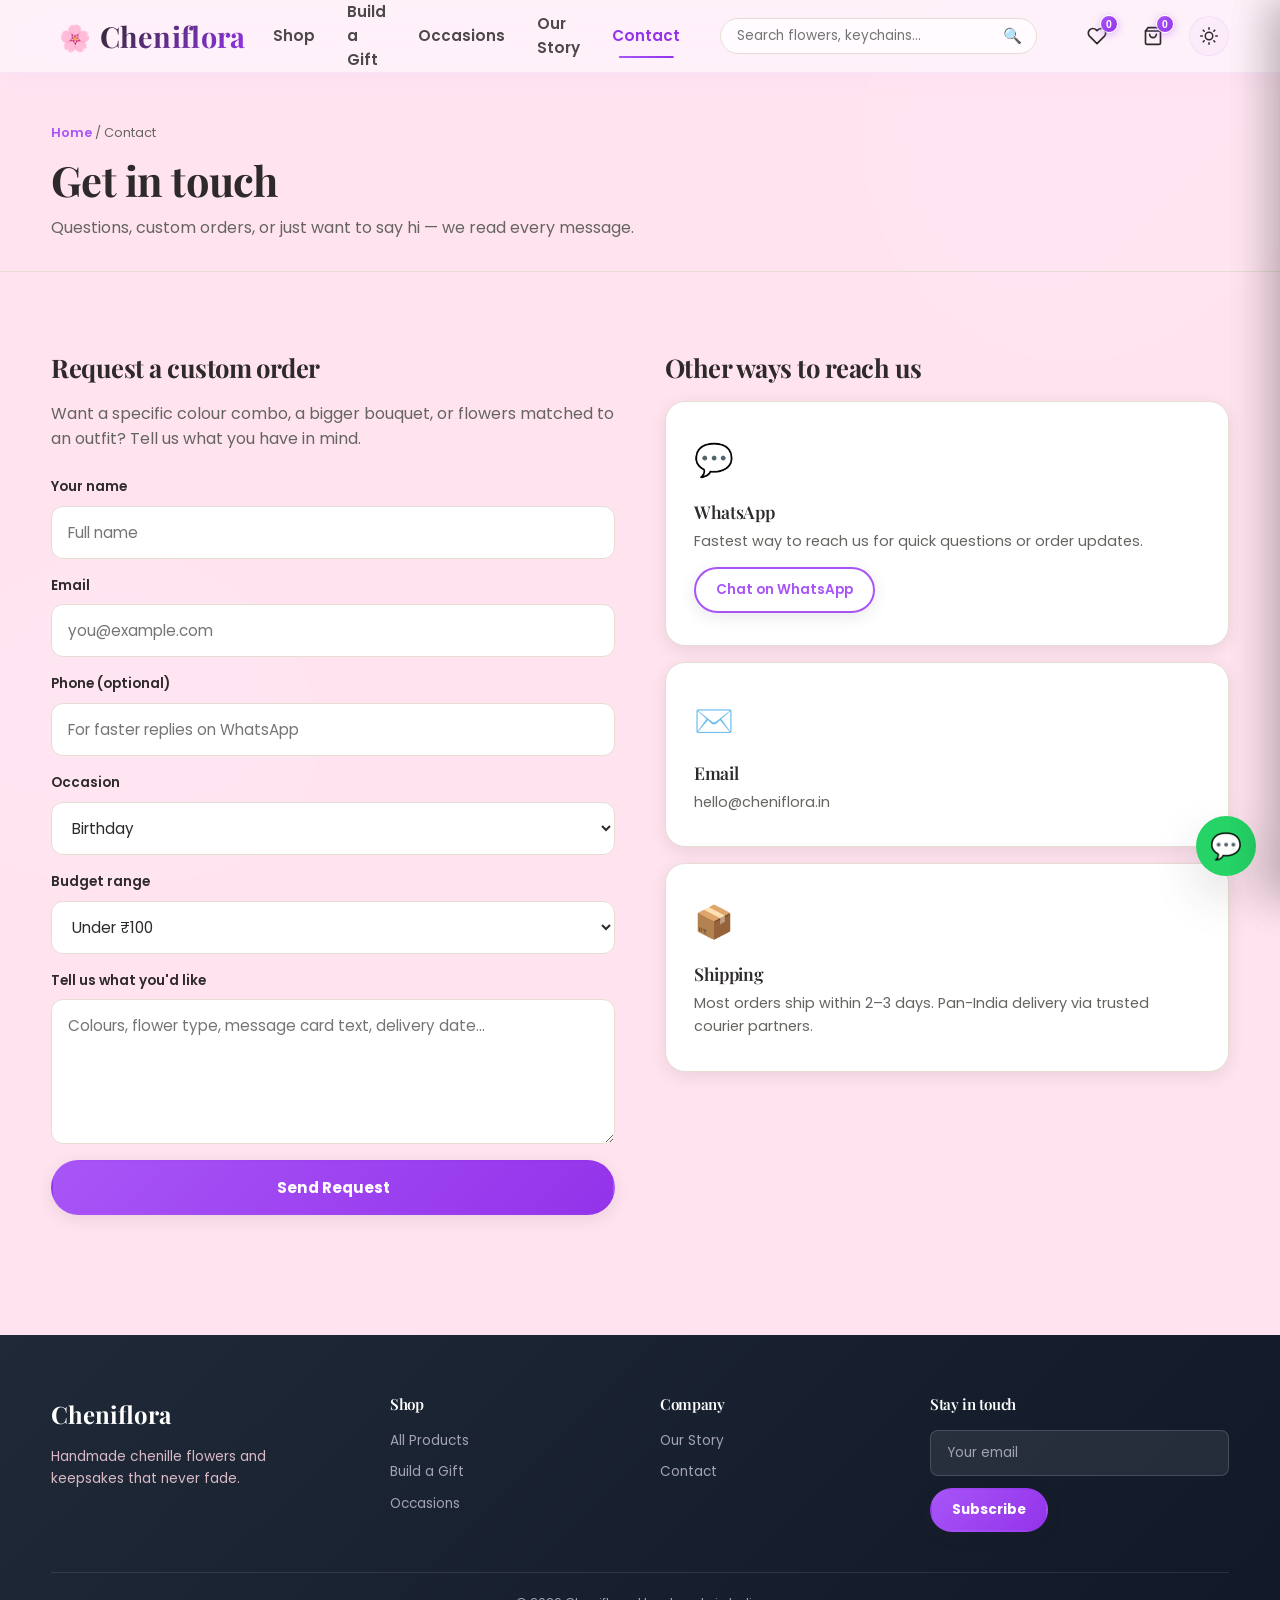
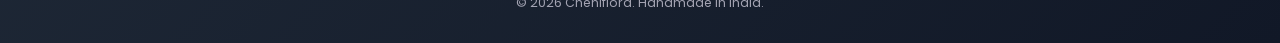
<file: cheniflora-site/contact.html>
<!DOCTYPE html>
<html lang="en">
<head>
<meta charset="UTF-8"><meta name="viewport" content="width=device-width, initial-scale=1.0">
<title>Contact — Cheniflora</title>
<link rel="preconnect" href="https://fonts.googleapis.com">
<link href="https://fonts.googleapis.com/css2?family=Playfair+Display:ital,wght@0,500;0,700;1,600&family=Poppins:wght@400;500;600;700&display=swap" rel="stylesheet">
<link rel="stylesheet" href="style.css">
</head>
<body>
  <div class="bg-decor-1" aria-hidden="true"></div>
  <div class="bg-decor-2" aria-hidden="true"></div>

<nav class="nav">
  <div class="nav-inner">
    <button class="logo">
      <span class="logo-icon">🌸</span>
      <span class="logo-text">Cheniflora</span>
    </button>
    <button class="nav-toggle" aria-label="Menu">
      <span class="hamburger-line"></span>
      <span class="hamburger-line"></span>
      <span class="hamburger-line"></span>
    </button>
    <div class="nav-links">
      <a href="shop.html">Shop</a>
      <a href="build-gift.html">Build a Gift</a>
      <a href="occasions.html">Occasions</a>
      <a href="story.html">Our Story</a>
      <a href="contact.html" class="active">Contact</a>
    </div>
    <!-- Search Bar -->
    <div class="nav-search">
      <input type="text" id="navSearchInput" placeholder="Search flowers, keychains...">
      <button id="navSearchBtn" aria-label="Search">🔍</button>
    </div>
    <div class="nav-icons">
      <button class="icon-btn wish-btn" aria-label="Wishlist">
        <svg class="nav-icon-svg" viewBox="0 0 24 24" fill="none" stroke="currentColor" stroke-width="2" stroke-linecap="round" stroke-linejoin="round">
          <path d="M20.84 4.61a5.5 5.5 0 0 0-7.78 0L12 5.67l-1.06-1.06a5.5 5.5 0 0 0-7.78 7.78l1.06 1.06L12 21.23l7.78-7.78 1.06-1.06a5.5 5.5 0 0 0 0-7.78z"></path>
        </svg>
        <span class="badge wish-badge">0</span>
      </button>
      <button class="icon-btn cart-btn" aria-label="Cart">
        <svg class="nav-icon-svg" viewBox="0 0 24 24" fill="none" stroke="currentColor" stroke-width="2" stroke-linecap="round" stroke-linejoin="round">
          <path d="M6 2L3 6v14a2 2 0 0 0 2 2h14a2 2 0 0 0 2-2V6l-3-4z"></path>
          <line x1="3" y1="6" x2="21" y2="6"></line>
          <path d="M16 10a4 4 0 0 1-8 0"></path>
        </svg>
        <span class="badge cart-badge">0</span>
      </button>
      <button class="theme-toggle" aria-label="Toggle theme" title="Toggle theme" data-theme="light">
        <svg class="sun-icon" viewBox="0 0 24 24" fill="none" stroke="currentColor" stroke-width="2" stroke-linecap="round" stroke-linejoin="round">
          <circle cx="12" cy="12" r="5"></circle>
          <line x1="12" y1="1" x2="12" y2="3"></line>
          <line x1="12" y1="21" x2="12" y2="23"></line>
          <line x1="4.22" y1="4.22" x2="5.64" y2="5.64"></line>
          <line x1="18.36" y1="18.36" x2="19.78" y2="19.78"></line>
          <line x1="1" y1="12" x2="3" y2="12"></line>
          <line x1="21" y1="12" x2="23" y2="12"></line>
          <line x1="4.22" y1="19.78" x2="5.64" y2="18.36"></line>
          <line x1="18.36" y1="5.64" x2="19.78" y2="4.22"></line>
        </svg>
        <svg class="moon-icon" viewBox="0 0 24 24" fill="none" stroke="currentColor" stroke-width="2" stroke-linecap="round" stroke-linejoin="round">
          <path d="M21 12.79A9 9 0 1 1 11.21 3 7 7 0 0 0 21 12.79z"></path>
        </svg>
      </button>
      
    </div>
  </div>
</nav>

<div class="page-head">
  <div class="container">
    <div class="crumbs"><a href="index.html">Home</a> / Contact</div>
    <h1>Get in touch</h1>
    <p style="margin-top:10px;">Questions, custom orders, or just want to say hi — we read every message.</p>
  </div>
</div>

<section id="custom">
  <div class="container contact-layout">
    <div>
      <h2 style="font-size:1.6rem; margin-bottom:18px;">Request a custom order</h2>
      <p style="margin-bottom:24px;">Want a specific colour combo, a bigger bouquet, or flowers matched to an outfit? Tell us what you have in mind.</p>
      <form class="contact-form">
        <label for="name">Your name</label>
        <input id="name" type="text" placeholder="Full name" required>
        <label for="email">Email</label>
        <input id="email" type="email" placeholder="you@example.com" required>
        <label for="phone">Phone (optional)</label>
        <input id="phone" type="tel" placeholder="For faster replies on WhatsApp">
        <label for="occasion">Occasion</label>
        <select id="occasion">
          <option>Birthday</option><option>Anniversary</option><option>Friendship</option>
          <option>Graduation</option><option>Mother's Day</option><option>Thank You</option><option>Other</option>
        </select>
        <label for="budget">Budget range</label>
        <select id="budget">
          <option>Under ₹100</option><option>₹100 – ₹300</option><option>₹300 – ₹500</option><option>Above ₹500</option>
        </select>
        <label for="details">Tell us what you'd like</label>
        <textarea id="details" rows="5" placeholder="Colours, flower type, message card text, delivery date..."></textarea>
        <button class="btn btn-primary" type="submit">Send Request</button>
        <div class="form-success">Thanks! We'll get back to you within 24 hours.</div>
      </form>
    </div>

    <div>
      <h2 style="font-size:1.6rem; margin-bottom:18px;">Other ways to reach us</h2>
      <div class="story-card" style="margin-bottom:16px;">
        <span class="ic">💬</span><h3>WhatsApp</h3><p>Fastest way to reach us for quick questions or order updates.</p>
        <a href="https://wa.me/910000000000" class="btn btn-secondary btn-sm" style="margin-top:14px;" target="_blank">Chat on WhatsApp</a>
      </div>
      <div class="story-card" style="margin-bottom:16px;">
        <span class="ic">✉️</span><h3>Email</h3><p>hello@cheniflora.in</p>
      </div>
      <div class="story-card">
        <span class="ic">📦</span><h3>Shipping</h3><p>Most orders ship within 2–3 days. Pan-India delivery via trusted courier partners.</p>
      </div>
    </div>
  </div>
</section>

<footer>
  <div class="container foot-grid">
    <div><div class="foot-logo">Cheniflora</div><p style="color:#D8B9C5; font-size:.86rem; max-width:260px;">Handmade chenille flowers and keepsakes that never fade.</p></div>
    <div><h4>Shop</h4><a href="shop.html">All Products</a><a href="build-gift.html">Build a Gift</a><a href="occasions.html">Occasions</a></div>
    <div><h4>Company</h4><a href="story.html">Our Story</a><a href="contact.html">Contact</a></div>
    <div><h4>Stay in touch</h4><form class="foot-form" onsubmit="event.preventDefault();"><input type="email" placeholder="Your email" required><button class="btn btn-primary btn-sm" type="submit">Subscribe</button></form></div>
  </div>
  <div class="container foot-bottom">© 2026 Cheniflora. Handmade in India.</div>
</footer>

<a class="whatsapp-float" href="https://wa.me/910000000000" target="_blank">💬</a>
<script src="main.js"></script>
</body>
</html>
</file>
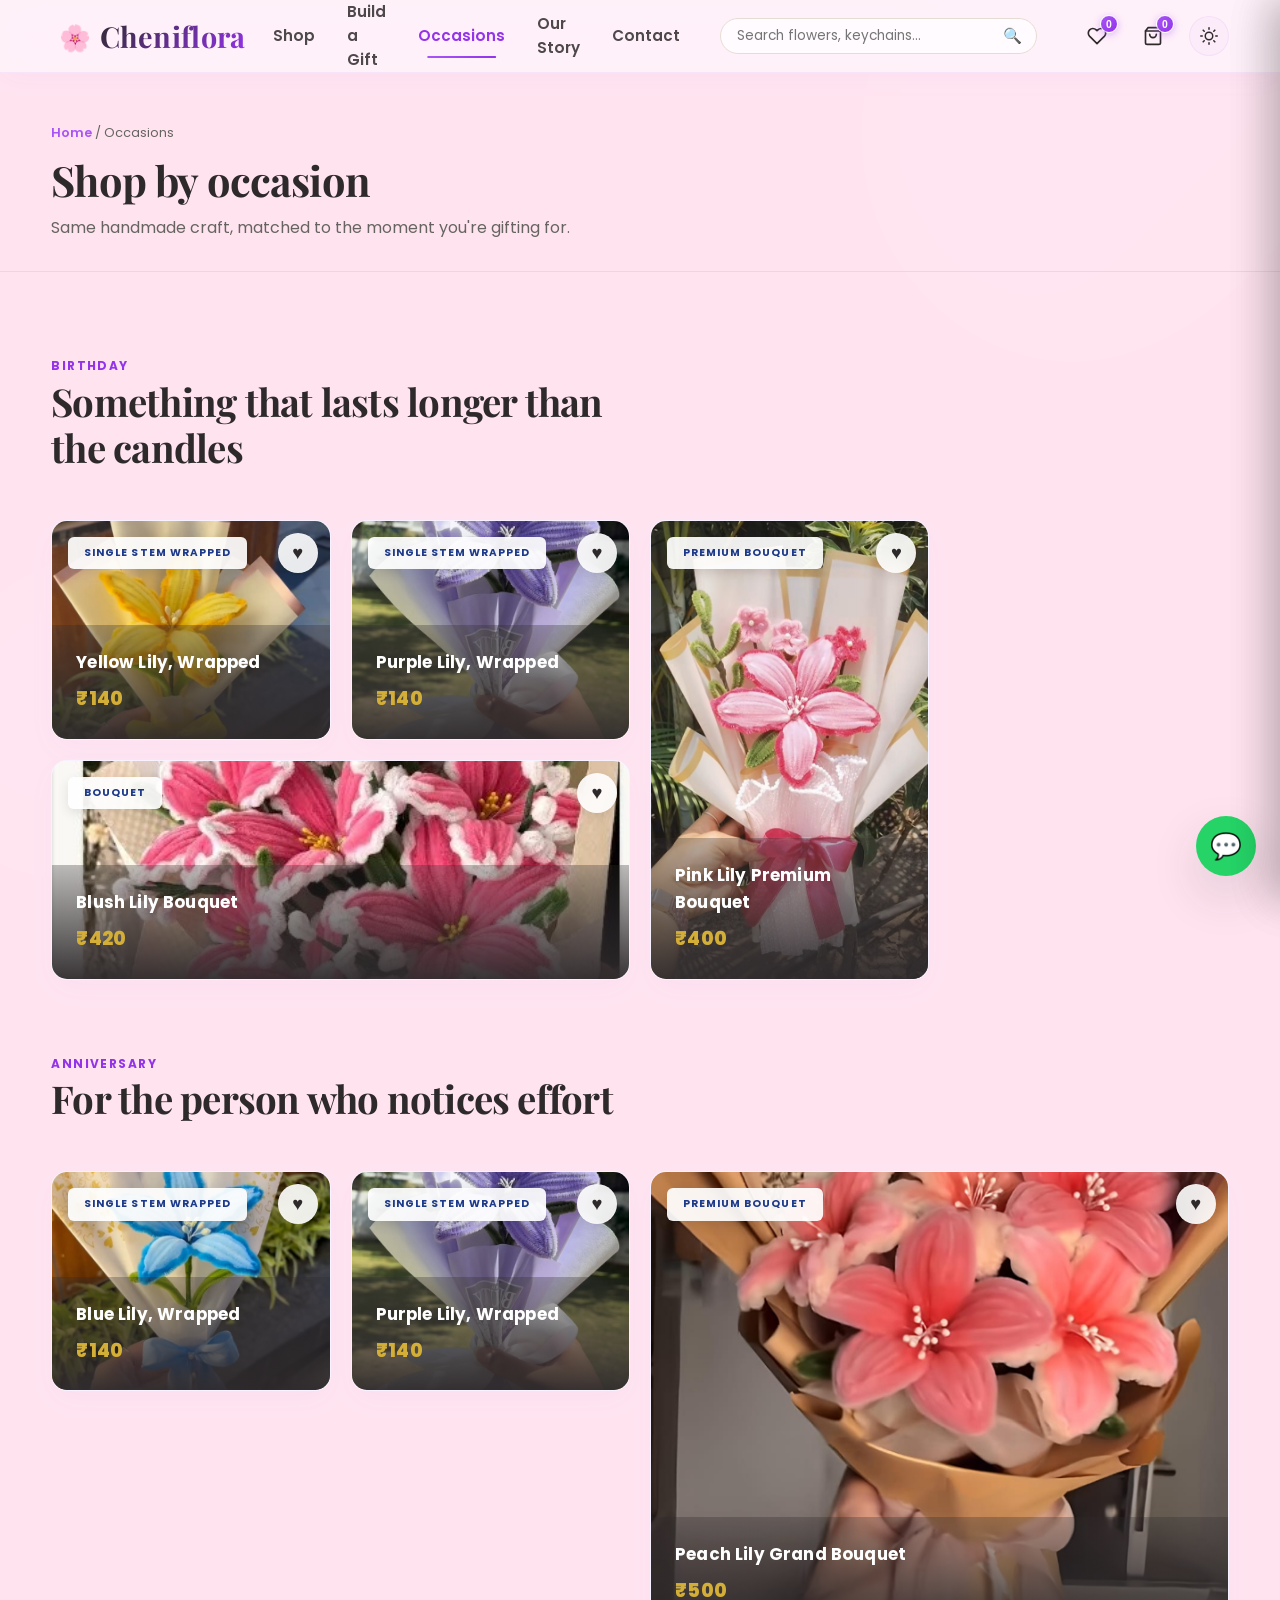
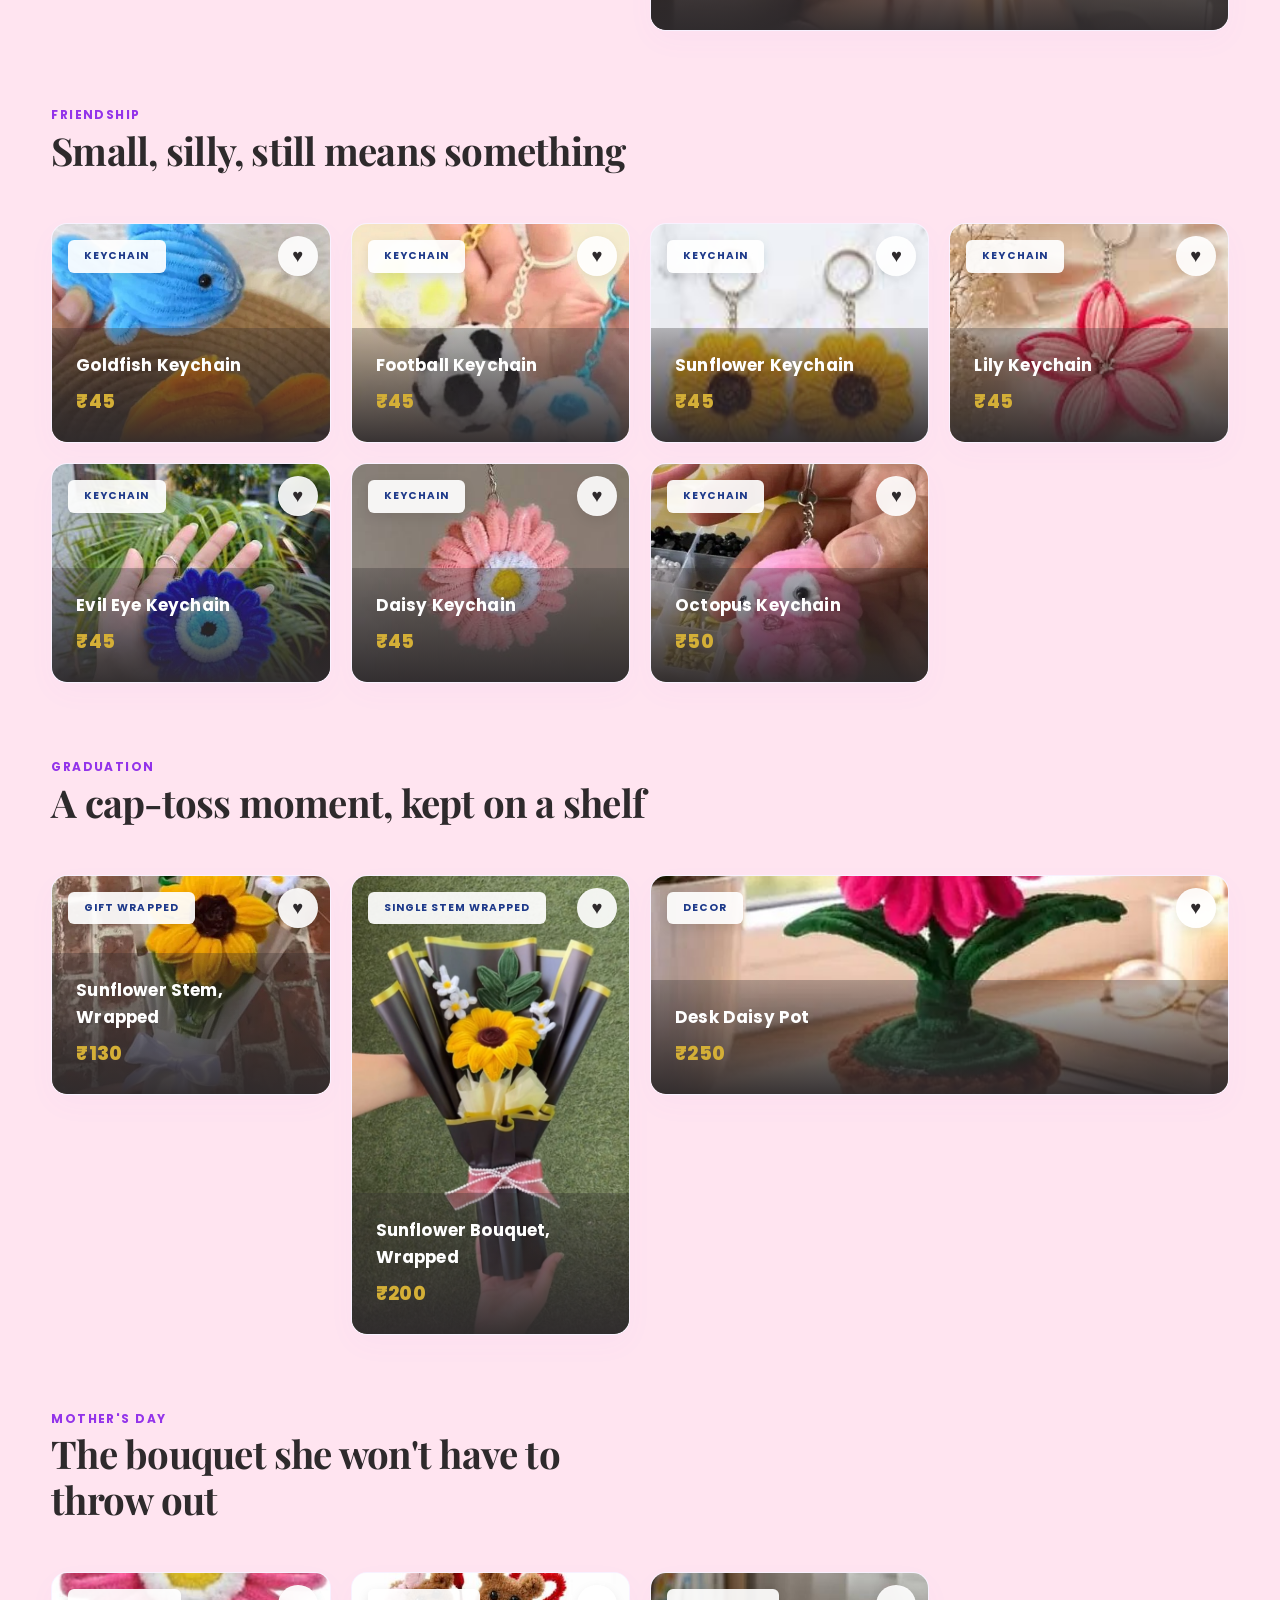
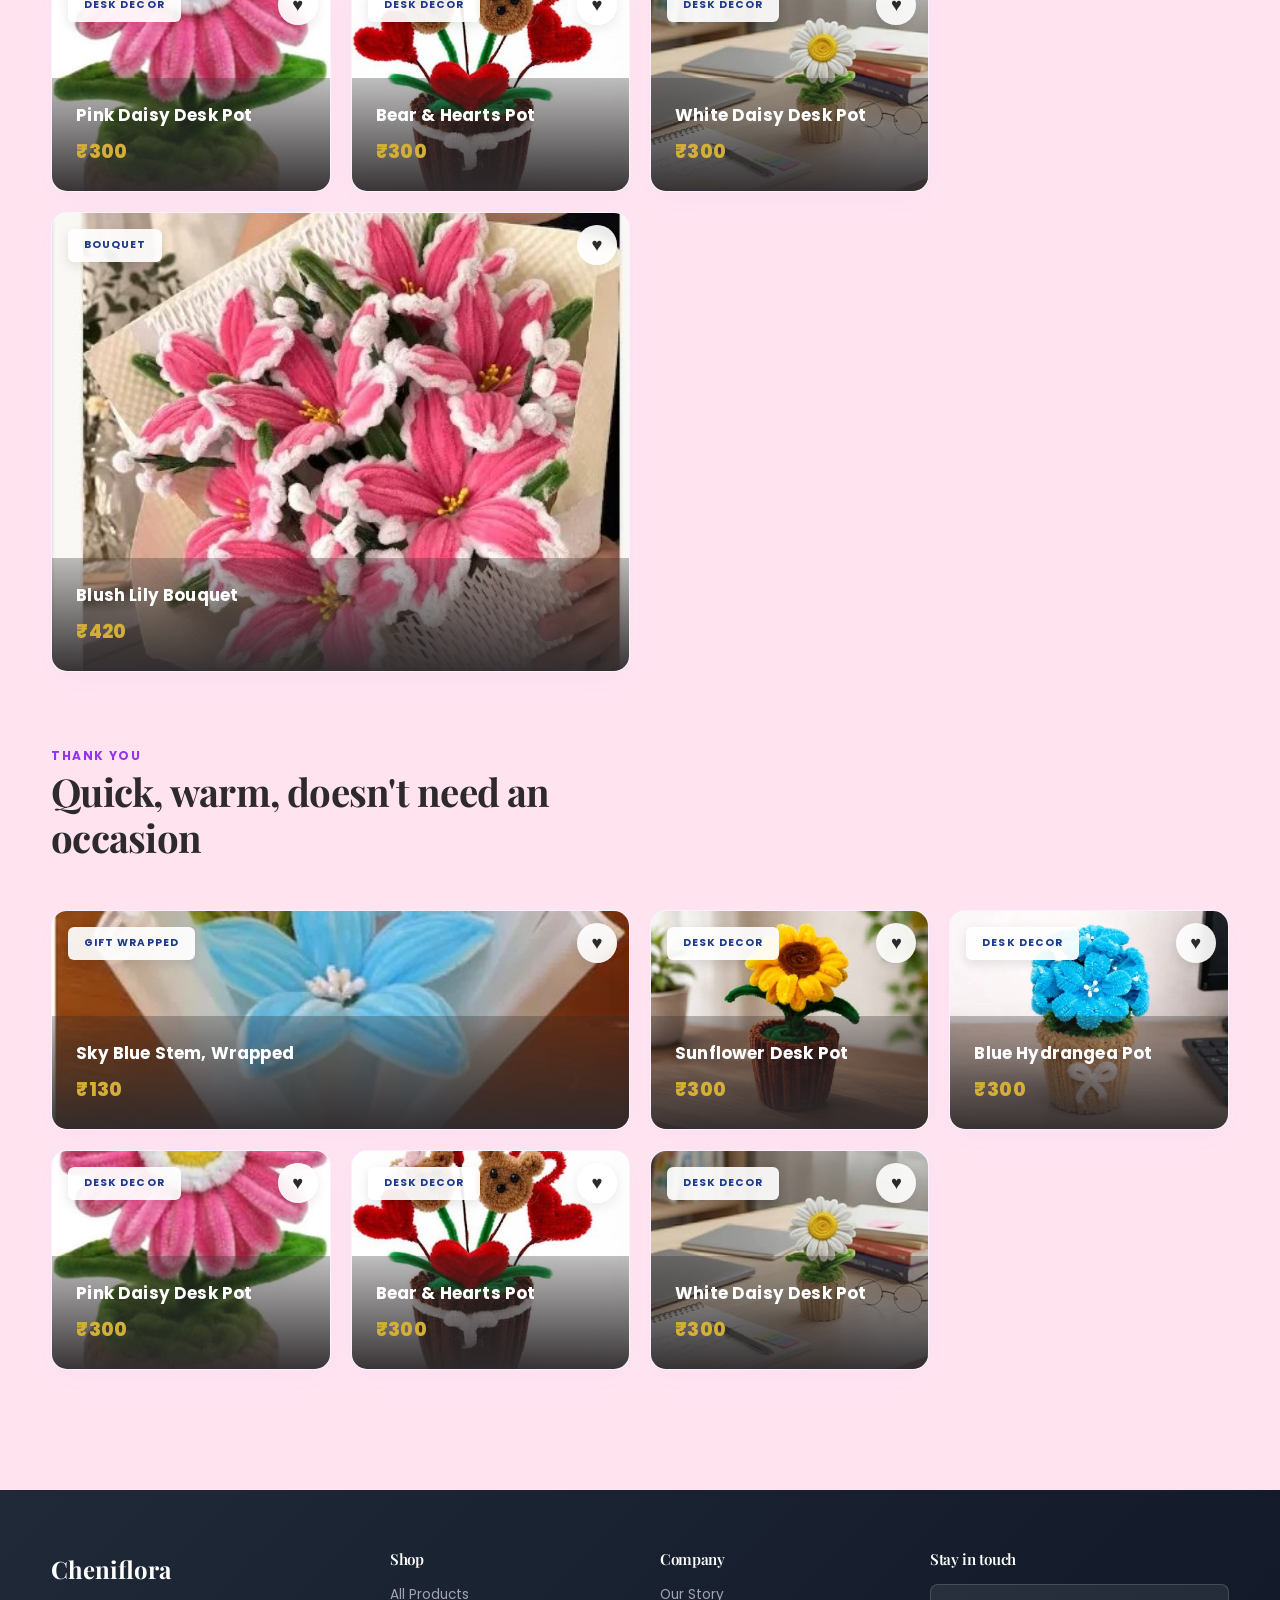
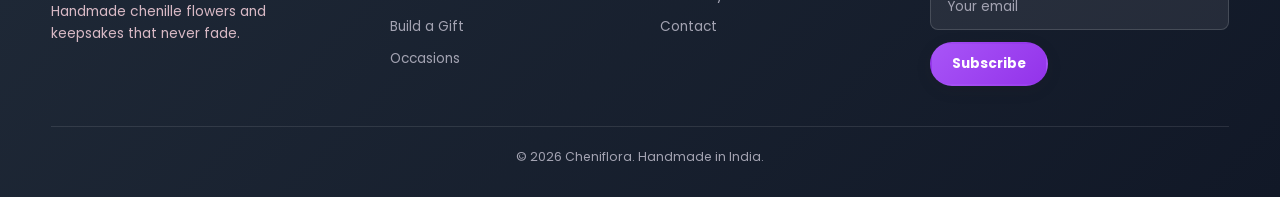
<file: cheniflora-site/occasions.html>
<!DOCTYPE html>
<html lang="en">
<head>
<meta charset="UTF-8"><meta name="viewport" content="width=device-width, initial-scale=1.0">
<title>Occasions — Cheniflora</title>
<link rel="preconnect" href="https://fonts.googleapis.com">
<link href="https://fonts.googleapis.com/css2?family=Playfair+Display:ital,wght@0,500;0,700;1,600&family=Poppins:wght@400;500;600;700&display=swap" rel="stylesheet">
<link rel="stylesheet" href="style.css">
</head>
<body>
  <div class="bg-decor-1" aria-hidden="true"></div>
  <div class="bg-decor-2" aria-hidden="true"></div>

<nav class="nav">
  <div class="nav-inner">
    <button class="logo">
      <span class="logo-icon">🌸</span>
      <span class="logo-text">Cheniflora</span>
    </button>
    <button class="nav-toggle" aria-label="Menu">
      <span class="hamburger-line"></span>
      <span class="hamburger-line"></span>
      <span class="hamburger-line"></span>
    </button>
    <div class="nav-links">
      <a href="shop.html">Shop</a>
      <a href="build-gift.html">Build a Gift</a>
      <a href="occasions.html" class="active">Occasions</a>
      <a href="story.html">Our Story</a>
      <a href="contact.html">Contact</a>
    </div>
    <!-- Search Bar -->
    <div class="nav-search">
      <input type="text" id="navSearchInput" placeholder="Search flowers, keychains...">
      <button id="navSearchBtn" aria-label="Search">🔍</button>
    </div>
    <div class="nav-icons">
      <button class="icon-btn wish-btn" aria-label="Wishlist">
        <svg class="nav-icon-svg" viewBox="0 0 24 24" fill="none" stroke="currentColor" stroke-width="2" stroke-linecap="round" stroke-linejoin="round">
          <path d="M20.84 4.61a5.5 5.5 0 0 0-7.78 0L12 5.67l-1.06-1.06a5.5 5.5 0 0 0-7.78 7.78l1.06 1.06L12 21.23l7.78-7.78 1.06-1.06a5.5 5.5 0 0 0 0-7.78z"></path>
        </svg>
        <span class="badge wish-badge">0</span>
      </button>
      <button class="icon-btn cart-btn" aria-label="Cart">
        <svg class="nav-icon-svg" viewBox="0 0 24 24" fill="none" stroke="currentColor" stroke-width="2" stroke-linecap="round" stroke-linejoin="round">
          <path d="M6 2L3 6v14a2 2 0 0 0 2 2h14a2 2 0 0 0 2-2V6l-3-4z"></path>
          <line x1="3" y1="6" x2="21" y2="6"></line>
          <path d="M16 10a4 4 0 0 1-8 0"></path>
        </svg>
        <span class="badge cart-badge">0</span>
      </button>
      <button class="theme-toggle" aria-label="Toggle theme" title="Toggle theme" data-theme="light">
        <svg class="sun-icon" viewBox="0 0 24 24" fill="none" stroke="currentColor" stroke-width="2" stroke-linecap="round" stroke-linejoin="round">
          <circle cx="12" cy="12" r="5"></circle>
          <line x1="12" y1="1" x2="12" y2="3"></line>
          <line x1="12" y1="21" x2="12" y2="23"></line>
          <line x1="4.22" y1="4.22" x2="5.64" y2="5.64"></line>
          <line x1="18.36" y1="18.36" x2="19.78" y2="19.78"></line>
          <line x1="1" y1="12" x2="3" y2="12"></line>
          <line x1="21" y1="12" x2="23" y2="12"></line>
          <line x1="4.22" y1="19.78" x2="5.64" y2="18.36"></line>
          <line x1="18.36" y1="5.64" x2="19.78" y2="4.22"></line>
        </svg>
        <svg class="moon-icon" viewBox="0 0 24 24" fill="none" stroke="currentColor" stroke-width="2" stroke-linecap="round" stroke-linejoin="round">
          <path d="M21 12.79A9 9 0 1 1 11.21 3 7 7 0 0 0 21 12.79z"></path>
        </svg>
      </button>
      
    </div>
  </div>
</nav>

<div class="page-head">
  <div class="container">
    <div class="crumbs"><a href="index.html">Home</a> / Occasions</div>
    <h1>Shop by occasion</h1>
    <p style="margin-top:10px;">Same handmade craft, matched to the moment you're gifting for.</p>
  </div>
</div>

<section>
  <div class="container">
    <div id="birthday" class="section-head"><span class="eyebrow">Birthday</span><h2>Something that lasts longer than the candles</h2></div>
    <div class="bento" style="margin-bottom:70px;">
      <a href="product.html?p=wrap-yellow-lily" class="card"><img src="assets/wrap_yellow_lily.png" alt="Yellow lily gift wrapped"><button class="card-heart" data-id="wrap-yellow-lily">♥</button><span class="card-tag">Single Stem Wrapped</span><div class="card-info"><div class="name">Yellow Lily, Wrapped</div><div class="price">₹140</div></div></a>
      <a href="product.html?p=wrap-purple-lily" class="card"><img src="assets/wrap_purple_lily.jpg" alt="Purple lily wrapped"><button class="card-heart" data-id="wrap-purple-lily">♥</button><span class="card-tag">Single Stem Wrapped</span><div class="card-info"><div class="name">Purple Lily, Wrapped</div><div class="price">₹140</div></div></a>
      <a href="product.html?p=bouquet-big-pink" class="card tall"><img src="assets/bouquet_big_pink.jpg" alt="Pink lily premium bouquet"><button class="card-heart" data-id="bouquet-big-pink">♥</button><span class="card-tag">Premium Bouquet</span><div class="card-info"><div class="name">Pink Lily Premium Bouquet</div><div class="price">₹400</div></div></a>
      <a href="product.html?p=lily-bouquet" class="card wide"><img src="assets/bouquet_pink.jpg" alt="Blush lily bouquet"><button class="card-heart" data-id="lily-bouquet">♥</button><span class="card-tag">Bouquet</span><div class="card-info"><div class="name">Blush Lily Bouquet</div><div class="price">₹420</div></div></a>
    </div>

    <div id="anniversary" class="section-head"><span class="eyebrow">Anniversary</span><h2>For the person who notices effort</h2></div>
    <div class="bento" style="margin-bottom:70px;">
      <a href="product.html?p=wrap-blue-lily" class="card"><img src="assets/wrap_blue_lily.png" alt="Blue lily wrapped in heart-print paper"><button class="card-heart" data-id="wrap-blue-lily">♥</button><span class="card-tag">Single Stem Wrapped</span><div class="card-info"><div class="name">Blue Lily, Wrapped</div><div class="price">₹140</div></div></a>
      <a href="product.html?p=wrap-purple-lily" class="card"><img src="assets/wrap_purple_lily.jpg" alt="Purple lily wrapped"><button class="card-heart" data-id="wrap-purple-lily">♥</button><span class="card-tag">Single Stem Wrapped</span><div class="card-info"><div class="name">Purple Lily, Wrapped</div><div class="price">₹140</div></div></a>
      <a href="product.html?p=bouquet-big-peach" class="card tall wide"><img src="assets/bouquet_big_peach.png" alt="Peach lily grand bouquet"><button class="card-heart" data-id="bouquet-big-peach">♥</button><span class="card-tag">Premium Bouquet</span><div class="card-info"><div class="name">Peach Lily Grand Bouquet</div><div class="price">₹500</div></div></a>
    </div>

    <div id="friendship" class="section-head"><span class="eyebrow">Friendship</span><h2>Small, silly, still means something</h2></div>
    <div class="bento" style="margin-bottom:70px;">
      <a href="product.html?p=keychain-fish" class="card"><img src="assets/keychain_1.jpg" alt="Fish keychains"><button class="card-heart" data-id="keychain-fish">♥</button><span class="card-tag">Keychain</span><div class="card-info"><div class="name">Goldfish Keychain</div><div class="price">₹45</div></div></a>
      <a href="product.html?p=keychain-football" class="card"><img src="assets/keychain_2.jpg" alt="Football keychains"><button class="card-heart" data-id="keychain-football">♥</button><span class="card-tag">Keychain</span><div class="card-info"><div class="name">Football Keychain</div><div class="price">₹45</div></div></a>
      <a href="product.html?p=keychain-sunflower" class="card"><img src="assets/keychain_sunflower.png" alt="Sunflower keychain"><button class="card-heart" data-id="keychain-sunflower">♥</button><span class="card-tag">Keychain</span><div class="card-info"><div class="name">Sunflower Keychain</div><div class="price">₹45</div></div></a>
      <a href="product.html?p=keychain-lily" class="card"><img src="assets/keychain_lily.png" alt="Lily keychain"><button class="card-heart" data-id="keychain-lily">♥</button><span class="card-tag">Keychain</span><div class="card-info"><div class="name">Lily Keychain</div><div class="price">₹45</div></div></a>
      <a href="product.html?p=keychain-evileye" class="card"><img src="assets/keychain_evileye.png" alt="Evil Eye keychain"><button class="card-heart" data-id="keychain-evileye">♥</button><span class="card-tag">Keychain</span><div class="card-info"><div class="name">Evil Eye Keychain</div><div class="price">₹45</div></div></a>
      <a href="product.html?p=keychain-daisy" class="card"><img src="assets/keychain_daisy.png" alt="Pink Daisy keychain"><button class="card-heart" data-id="keychain-daisy">♥</button><span class="card-tag">Keychain</span><div class="card-info"><div class="name">Daisy Keychain</div><div class="price">₹45</div></div></a>
      <a href="product.html?p=keychain-octopus" class="card"><img src="assets/keychain_3.jpg" alt="Octopus keychain"><button class="card-heart" data-id="keychain-octopus">♥</button><span class="card-tag">Keychain</span><div class="card-info"><div class="name">Octopus Keychain</div><div class="price">₹50</div></div></a>
    </div>

    <div id="graduation" class="section-head"><span class="eyebrow">Graduation</span><h2>A cap-toss moment, kept on a shelf</h2></div>
    <div class="bento" style="margin-bottom:70px;">
      <a href="product.html?p=wrap-sunflower" class="card"><img src="assets/wrap_2.jpg" alt="Sunflower stem wrapped"><button class="card-heart" data-id="wrap-sunflower">♥</button><span class="card-tag">Gift Wrapped</span><div class="card-info"><div class="name">Sunflower Stem, Wrapped</div><div class="price">₹130</div></div></a>
      <a href="product.html?p=wrap-sunflower-big" class="card tall"><img src="assets/wrap_sunflower_big.jpg" alt="Sunflower bouquet wrapped in black and gold paper"><button class="card-heart" data-id="wrap-sunflower-big">♥</button><span class="card-tag">Single Stem Wrapped</span><div class="card-info"><div class="name">Sunflower Bouquet, Wrapped</div><div class="price">₹200</div></div></a>
      <a href="product.html?p=flowerpot" class="card wide"><img src="assets/flowerpot.jpg" alt="Daisy desk pot"><button class="card-heart" data-id="flowerpot">♥</button><span class="card-tag">Decor</span><div class="card-info"><div class="name">Desk Daisy Pot</div><div class="price">₹250</div></div></a>
    </div>

    <div id="mothers-day" class="section-head"><span class="eyebrow">Mother's Day</span><h2>The bouquet she won't have to throw out</h2></div>
    <div class="bento" style="margin-bottom:70px;">
      <a href="product.html?p=pot-pink-daisy" class="card"><img src="assets/pot_pink_daisy.png" alt="Pink daisy desk pot"><button class="card-heart" data-id="pot-pink-daisy">♥</button><span class="card-tag">Desk Decor</span><div class="card-info"><div class="name">Pink Daisy Desk Pot</div><div class="price">₹300</div></div></a>
      <a href="product.html?p=pot-bear-hearts" class="card"><img src="assets/pot_bear_hearts.png" alt="Bear and hearts pot"><button class="card-heart" data-id="pot-bear-hearts">♥</button><span class="card-tag">Desk Decor</span><div class="card-info"><div class="name">Bear & Hearts Pot</div><div class="price">₹300</div></div></a>
      <a href="product.html?p=pot-white-daisy" class="card"><img src="assets/pot_white_daisy.png" alt="White daisy desk pot"><button class="card-heart" data-id="pot-white-daisy">♥</button><span class="card-tag">Desk Decor</span><div class="card-info"><div class="name">White Daisy Desk Pot</div><div class="price">₹300</div></div></a>
      <a href="product.html?p=lily-bouquet" class="card tall wide"><img src="assets/bouquet_pink.jpg" alt="Pink lily bouquet"><button class="card-heart" data-id="lily-bouquet">♥</button><span class="card-tag">Bouquet</span><div class="card-info"><div class="name">Blush Lily Bouquet</div><div class="price">₹420</div></div></a>
    </div>

    <div id="thank-you" class="section-head"><span class="eyebrow">Thank You</span><h2>Quick, warm, doesn't need an occasion</h2></div>
    <div class="bento">
      <a href="product.html?p=wrap-blue" class="card wide"><img src="assets/wrap_4.jpg" alt="Sky blue stem wrapped"><button class="card-heart" data-id="wrap-blue">♥</button><span class="card-tag">Gift Wrapped</span><div class="card-info"><div class="name">Sky Blue Stem, Wrapped</div><div class="price">₹130</div></div></a>
      <a href="product.html?p=pot-sunflower" class="card"><img src="assets/pot_sunflower.png" alt="Sunflower desk pot"><button class="card-heart" data-id="pot-sunflower">♥</button><span class="card-tag">Desk Decor</span><div class="card-info"><div class="name">Sunflower Desk Pot</div><div class="price">₹300</div></div></a>
      <a href="product.html?p=pot-blue-hydrangea" class="card"><img src="assets/pot_blue_hydrangea.png" alt="Blue hydrangea pot"><button class="card-heart" data-id="pot-blue-hydrangea">♥</button><span class="card-tag">Desk Decor</span><div class="card-info"><div class="name">Blue Hydrangea Pot</div><div class="price">₹300</div></div></a>
      <a href="product.html?p=pot-pink-daisy" class="card"><img src="assets/pot_pink_daisy.png" alt="Pink daisy pot"><button class="card-heart" data-id="pot-pink-daisy">♥</button><span class="card-tag">Desk Decor</span><div class="card-info"><div class="name">Pink Daisy Desk Pot</div><div class="price">₹300</div></div></a>
      <a href="product.html?p=pot-bear-hearts" class="card"><img src="assets/pot_bear_hearts.png" alt="Bear and hearts pot"><button class="card-heart" data-id="pot-bear-hearts">♥</button><span class="card-tag">Desk Decor</span><div class="card-info"><div class="name">Bear & Hearts Pot</div><div class="price">₹300</div></div></a>
      <a href="product.html?p=pot-white-daisy" class="card"><img src="assets/pot_white_daisy.png" alt="White daisy pot"><button class="card-heart" data-id="pot-white-daisy">♥</button><span class="card-tag">Desk Decor</span><div class="card-info"><div class="name">White Daisy Desk Pot</div><div class="price">₹300</div></div></a>
    </div>
  </div>
</section>

<footer>
  <div class="container foot-grid">
    <div><div class="foot-logo">Cheniflora</div><p style="color:#D8B9C5; font-size:.86rem; max-width:260px;">Handmade chenille flowers and keepsakes that never fade.</p></div>
    <div><h4>Shop</h4><a href="shop.html">All Products</a><a href="build-gift.html">Build a Gift</a><a href="occasions.html">Occasions</a></div>
    <div><h4>Company</h4><a href="story.html">Our Story</a><a href="contact.html">Contact</a></div>
    <div><h4>Stay in touch</h4><form class="foot-form" onsubmit="event.preventDefault();"><input type="email" placeholder="Your email" required><button class="btn btn-primary btn-sm" type="submit">Subscribe</button></form></div>
  </div>
  <div class="container foot-bottom">© 2026 Cheniflora. Handmade in India.</div>
</footer>

<a class="whatsapp-float" href="https://wa.me/910000000000" target="_blank">💬</a>
<script src="main.js"></script>
</body>
</html>
</file>
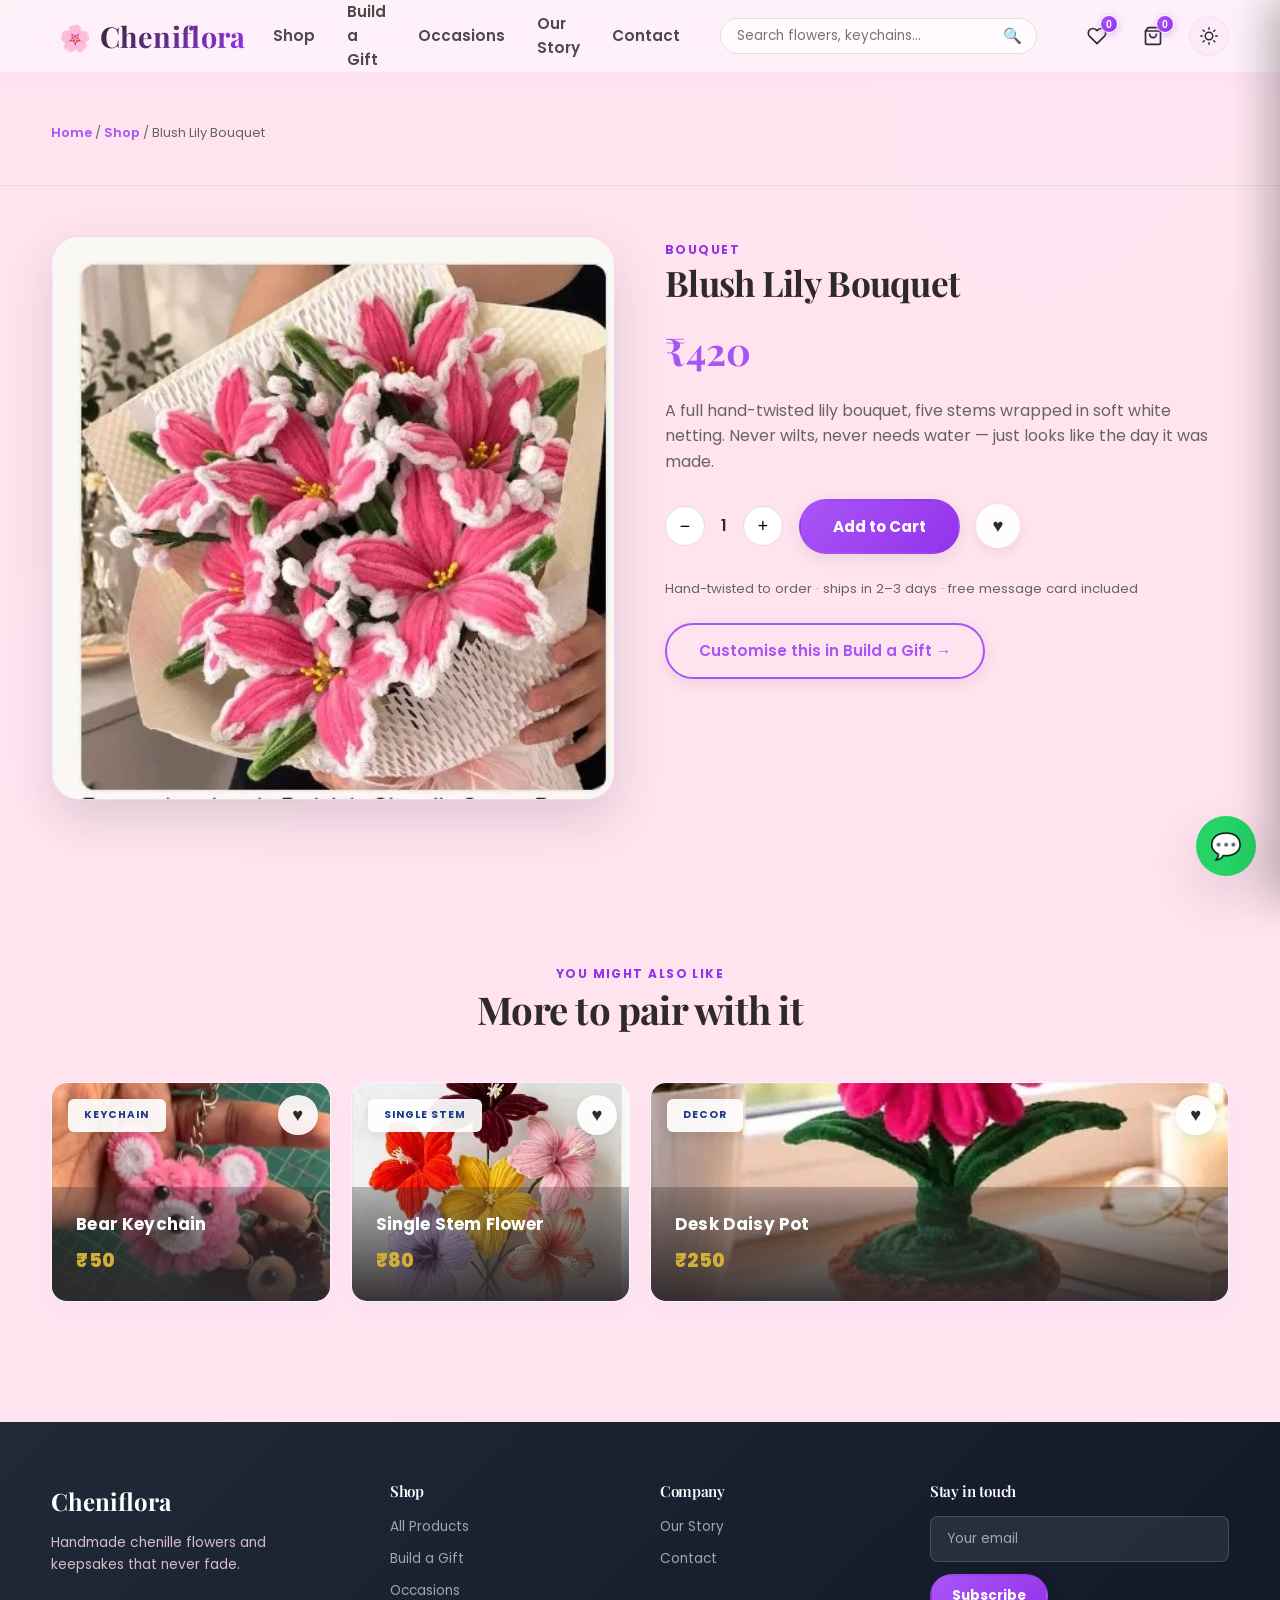
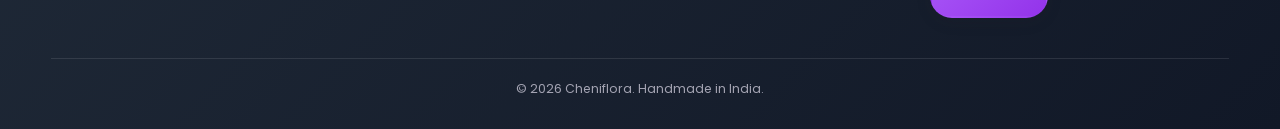
<file: cheniflora-site/product.html>
<!DOCTYPE html>
<html lang="en">
<head>
<meta charset="UTF-8"><meta name="viewport" content="width=device-width, initial-scale=1.0">
<title>Product — Cheniflora</title>
<link rel="preconnect" href="https://fonts.googleapis.com">
<link href="https://fonts.googleapis.com/css2?family=Playfair+Display:ital,wght@0,500;0,700;1,600&family=Poppins:wght@400;500;600;700&display=swap" rel="stylesheet">
<link rel="stylesheet" href="style.css">
</head>
<body>
  <div class="bg-decor-1" aria-hidden="true"></div>
  <div class="bg-decor-2" aria-hidden="true"></div>

<nav class="nav">
  <div class="nav-inner">
    <button class="logo">
      <span class="logo-icon">🌸</span>
      <span class="logo-text">Cheniflora</span>
    </button>
    <button class="nav-toggle" aria-label="Menu">
      <span class="hamburger-line"></span>
      <span class="hamburger-line"></span>
      <span class="hamburger-line"></span>
    </button>
    <div class="nav-links">
      <a href="shop.html">Shop</a>
      <a href="build-gift.html">Build a Gift</a>
      <a href="occasions.html">Occasions</a>
      <a href="story.html">Our Story</a>
      <a href="contact.html">Contact</a>
    </div>
    <!-- Search Bar -->
    <div class="nav-search">
      <input type="text" id="navSearchInput" placeholder="Search flowers, keychains...">
      <button id="navSearchBtn" aria-label="Search">🔍</button>
    </div>
    <div class="nav-icons">
      <button class="icon-btn wish-btn" aria-label="Wishlist">
        <svg class="nav-icon-svg" viewBox="0 0 24 24" fill="none" stroke="currentColor" stroke-width="2" stroke-linecap="round" stroke-linejoin="round">
          <path d="M20.84 4.61a5.5 5.5 0 0 0-7.78 0L12 5.67l-1.06-1.06a5.5 5.5 0 0 0-7.78 7.78l1.06 1.06L12 21.23l7.78-7.78 1.06-1.06a5.5 5.5 0 0 0 0-7.78z"></path>
        </svg>
        <span class="badge wish-badge">0</span>
      </button>
      <button class="icon-btn cart-btn" aria-label="Cart">
        <svg class="nav-icon-svg" viewBox="0 0 24 24" fill="none" stroke="currentColor" stroke-width="2" stroke-linecap="round" stroke-linejoin="round">
          <path d="M6 2L3 6v14a2 2 0 0 0 2 2h14a2 2 0 0 0 2-2V6l-3-4z"></path>
          <line x1="3" y1="6" x2="21" y2="6"></line>
          <path d="M16 10a4 4 0 0 1-8 0"></path>
        </svg>
        <span class="badge cart-badge">0</span>
      </button>
      <button class="theme-toggle" aria-label="Toggle theme" title="Toggle theme" data-theme="light">
        <svg class="sun-icon" viewBox="0 0 24 24" fill="none" stroke="currentColor" stroke-width="2" stroke-linecap="round" stroke-linejoin="round">
          <circle cx="12" cy="12" r="5"></circle>
          <line x1="12" y1="1" x2="12" y2="3"></line>
          <line x1="12" y1="21" x2="12" y2="23"></line>
          <line x1="4.22" y1="4.22" x2="5.64" y2="5.64"></line>
          <line x1="18.36" y1="18.36" x2="19.78" y2="19.78"></line>
          <line x1="1" y1="12" x2="3" y2="12"></line>
          <line x1="21" y1="12" x2="23" y2="12"></line>
          <line x1="4.22" y1="19.78" x2="5.64" y2="18.36"></line>
          <line x1="18.36" y1="5.64" x2="19.78" y2="4.22"></line>
        </svg>
        <svg class="moon-icon" viewBox="0 0 24 24" fill="none" stroke="currentColor" stroke-width="2" stroke-linecap="round" stroke-linejoin="round">
          <path d="M21 12.79A9 9 0 1 1 11.21 3 7 7 0 0 0 21 12.79z"></path>
        </svg>
      </button>
      
    </div>
  </div>
</nav>

<div class="page-head">
  <div class="container">
    <div class="crumbs"><a href="index.html">Home</a> / <a href="shop.html">Shop</a> / <span id="crumbName">Product</span></div>
  </div>
</div>

<section style="padding-top:50px;">
  <div class="container detail-layout">
    <div class="detail-photo"><img id="detailImg" src="" alt=""></div>
    <div>
      <span class="eyebrow" id="detailTag">Bouquet</span>
      <h1 id="detailName" style="font-size:2.2rem;">Product name</h1>
      <div class="detail-price" id="detailPrice">₹0</div>
      <p id="detailDesc">Description loading...</p>
      <div class="qty-row">
        <button class="count-btn" id="dQtyMinus">−</button>
        <span id="dQtyVal" style="font-weight:600;">1</span>
        <button class="count-btn" id="dQtyPlus">+</button>
        <button class="btn btn-primary" id="dAddCart">Add to Cart</button>
        <button class="card-heart" style="position:static; width:44px; height:44px;" id="dWishBtn">♥</button>
      </div>
      <p style="font-size:.82rem;">Hand-twisted to order · ships in 2–3 days · free message card included</p>
      <a href="build-gift.html" class="btn btn-secondary" style="margin-top:24px;">Customise this in Build a Gift →</a>
    </div>
  </div>
</section>

<section style="background:var(--cream-deep);">
  <div class="container">
    <div class="section-head center"><span class="eyebrow">You Might Also Like</span><h2>More to pair with it</h2></div>
    <div class="bento">
      <a href="product.html?p=keychain-bear" class="card"><img src="assets/keychain_4.jpg" alt="Bear keychain"><button class="card-heart" data-id="keychain-bear">♥</button><span class="card-tag">Keychain</span><div class="card-info"><div class="name">Bear Keychain</div><div class="price">₹50</div></div></a>
      <a href="product.html?p=single-stem" class="card"><img src="assets/flowers_mixed.jpg" alt="Single stem"><button class="card-heart" data-id="single-stem">♥</button><span class="card-tag">Single Stem</span><div class="card-info"><div class="name">Single Stem Flower</div><div class="price">₹80</div></div></a>
      <a href="product.html?p=flowerpot" class="card wide"><img src="assets/flowerpot.jpg" alt="Daisy pot"><button class="card-heart" data-id="flowerpot">♥</button><span class="card-tag">Decor</span><div class="card-info"><div class="name">Desk Daisy Pot</div><div class="price">₹250</div></div></a>
    </div>
  </div>
</section>

<footer>
  <div class="container foot-grid">
    <div><div class="foot-logo">Cheniflora</div><p style="color:#D8B9C5; font-size:.86rem; max-width:260px;">Handmade chenille flowers and keepsakes that never fade.</p></div>
    <div><h4>Shop</h4><a href="shop.html">All Products</a><a href="build-gift.html">Build a Gift</a><a href="occasions.html">Occasions</a></div>
    <div><h4>Company</h4><a href="story.html">Our Story</a><a href="contact.html">Contact</a></div>
    <div><h4>Stay in touch</h4><form class="foot-form" onsubmit="event.preventDefault();"><input type="email" placeholder="Your email" required><button class="btn btn-primary btn-sm" type="submit">Subscribe</button></form></div>
  </div>
  <div class="container foot-bottom">© 2026 Cheniflora. Handmade in India.</div>
</footer>

<a class="whatsapp-float" href="https://wa.me/910000000000" target="_blank">💬</a>
<script src="main.js"></script>
<script>
const PRODUCTS = {
  'lily-bouquet': {name:'Blush Lily Bouquet', tag:'Bouquet', price:420, img:'assets/bouquet_pink.jpg', desc:'A full hand-twisted lily bouquet, five stems wrapped in soft white netting. Never wilts, never needs water — just looks like the day it was made.'},
  'blue-bouquet': {name:'Indigo Lily Stems', tag:'Bouquet', price:300, img:'assets/bouquet_blue.jpg', desc:'Three rich indigo and sky-blue lilies with hand-cut leaves, ready to sit in any vase you already own.'},
  'single-stem': {name:'Single Stem Flower', tag:'Single Stem', price:80, img:'assets/flowers_mixed.jpg', desc:'One hand-twisted chenille flower, your choice of colour. Small enough to slip into a card, big enough to notice.'},
  'flowerpot': {name:'Desk Daisy Pot', tag:'Decor', price:250, img:'assets/flowerpot.jpg', desc:'A chenille daisy planted in a tiny fabric pot — a permanent plant for a desk that gets no sunlight.'},
  'keychain-bear': {name:'Bear Keychain', tag:'Keychain', price:50, img:'assets/keychain_4.jpg', desc:'A pocket-sized chenille bear face on a keyring. Soft, fuzzy, and surprisingly sturdy on a daily keychain.'},
  'keychain-football': {name:'Football Keychain', tag:'Keychain', price:45, img:'assets/keychain_2.jpg', desc:'Mini hand-rolled football charms in classic black-and-white or coloured patterns.'},
  'keychain-fish': {name:'Goldfish Keychain', tag:'Keychain', price:45, img:'assets/keychain_1.jpg', desc:'A cheerful little chenille fish, hand-shaped with bead eyes. Available in blue or orange.'},
  'keychain-octopus': {name:'Octopus Keychain', tag:'Keychain', price:50, img:'assets/keychain_3.jpg', desc:'A round, big-eyed chenille octopus charm — soft, silly, and impossible not to smile at.'},
  'keychain-sunflower': {name:'Sunflower Keychain', tag:'Keychain', price:45, img:'assets/keychain_sunflower.png', desc:'Bright and cheerful double sunflower charms on a keyring. Crafted with soft, hand-spun yellow yarn.'},
  'keychain-lily': {name:'Lily Keychain', tag:'Keychain', price:45, img:'assets/keychain_lily.png', desc:'A stunning pink star lily charm keychain with silver detailing, adding a touch of elegance to any keyring.'},
  'keychain-evileye': {name:'Evil Eye Keychain', tag:'Keychain', price:45, img:'assets/keychain_evileye.png', desc:'A vibrant blue evil eye flower charm designed to bring good luck and style wherever you go.'},
  'keychain-daisy': {name:'Daisy Keychain', tag:'Keychain', price:45, img:'assets/keychain_daisy.png', desc:'A cute pink daisy keychain charm with a bright white and yellow center. Pocket-sized and lightweight.'},
  'wrap-pink': {name:'Single Lily, Gift Wrapped', tag:'Gift Wrapped', price:130, img:'assets/wrap_1.jpg', desc:'One blush lily stem, wrapped in pink cellophane with a satin ribbon — ready to hand over as-is.'},
  'wrap-sunflower': {name:'Sunflower Stem, Wrapped', tag:'Gift Wrapped', price:130, img:'assets/wrap_2.jpg', desc:'A bright chenille sunflower with two daisy accents, wrapped and ribbon-tied.'},
  'wrap-maroon': {name:'Wine Lily, Wrapped', tag:'Gift Wrapped', price:130, img:'assets/wrap_3.jpg', desc:'A deep wine-coloured velvet lily wrapped in black paper with a message tag — built for a bold gesture.'},
  'wrap-blue': {name:'Sky Blue Stem, Wrapped', tag:'Gift Wrapped', price:130, img:'assets/wrap_4.jpg', desc:'Soft sky-blue chenille flowers with green leaf accents, wrapped in frosted paper and ribbon.'},
  'wrap-yellow-lily': {name:'Yellow Lily, Gift Wrapped', tag:'Single Stem Wrapped', price:140, img:'assets/wrap_yellow_lily.png', desc:'A gorgeous yellow chenille lily hand-wrapped in cream paper with a bright yellow ribbon bow — elegant and one of a kind.'},
  'wrap-blue-lily': {name:'Blue Lily, Gift Wrapped', tag:'Single Stem Wrapped', price:140, img:'assets/wrap_blue_lily.png', desc:'A striking sky-blue chenille lily wrapped in heart-print white paper with a soft blue satin bow — perfect for any occasion.'},
  'wrap-purple-lily': {name:'Purple Lily, Gift Wrapped', tag:'Single Stem Wrapped', price:140, img:'assets/wrap_purple_lily.jpg', desc:'A delicate double lavender lily wrapped in matching purple paper with a white organza bow — subtle, romantic, and unforgettable.'},
  'wrap-sunflower-big': {name:'Sunflower Bouquet, Wrapped', tag:'Single Stem Wrapped', price:200, img:'assets/wrap_sunflower_big.jpg', desc:'A full sunflower with white daisy accents, beautifully wrapped in black and gold paper with a pearl-beaded bow. Statement gifting at its best.'},
  'bouquet-big-pink': {name:'Pink Lily Premium Bouquet', tag:'Premium Bouquet', price:400, img:'assets/bouquet_big_pink.jpg', desc:'A breathtaking hand-crafted chenille lily bouquet with blossoms, buds, and leaf sprigs, wrapped in layered cream paper with a hot-pink satin ribbon. Our most beautiful single-flower arrangement.'},
  'bouquet-big-peach': {name:'Peach Lily Grand Bouquet', tag:'Premium Bouquet', price:500, img:'assets/bouquet_big_peach.png', desc:'Five full-bloom peach and coral chenille lilies with baby\'s breath accents, wrapped in luxury kraft newspaper paper with a cream ribbon. The ultimate statement bouquet — handmade, never fading.'},
  'pot-bear-hearts': {name:'Bear & Hearts Pot', tag:'Desk Decor', price:300, img:'assets/pot_bear_hearts.png', desc:'Two adorable chenille teddy bears peek out from a bouquet of red hearts and pink blooms, all nestled in a fabric-wrapped chocolate pot. The cutest desk companion.'},
  'pot-sunflower': {name:'Sunflower Desk Pot', tag:'Desk Decor', price:300, img:'assets/pot_sunflower.png', desc:'A bright full-bloom yellow chenille sunflower with green leaves, potted in a chunky ribbed brown planter. Brings a touch of sunshine to any desk or shelf.'},
  'pot-pink-daisy': {name:'Pink Daisy Desk Pot', tag:'Desk Decor', price:300, img:'assets/pot_pink_daisy.png', desc:'A large vibrant pink chenille daisy with a yellow and white centre, set in a woven tan pot. Lightweight, durable, and endlessly cheerful.'},
  'pot-blue-hydrangea': {name:'Blue Hydrangea Pot', tag:'Desk Decor', price:300, img:'assets/pot_blue_hydrangea.png', desc:'A lush cluster of sky-blue chenille blooms with white stamens, potted in a tan ribbon-tied planter. Fresh and calming — perfect for your study corner.'},
  'pot-white-daisy': {name:'White Daisy Desk Pot', tag:'Desk Decor', price:300, img:'assets/pot_white_daisy.png', desc:'A classic white and yellow chenille daisy in a natural woven pot. Simple, elegant, and everlasting — the perfect everyday desk decor.'}
};

const params = new URLSearchParams(window.location.search);
const key = params.get('p') || 'lily-bouquet';
const p = PRODUCTS[key] || PRODUCTS['lily-bouquet'];

document.getElementById('detailImg').src = p.img;
document.getElementById('detailImg').alt = p.name;
document.getElementById('detailTag').textContent = p.tag;
document.getElementById('detailName').textContent = p.name;
document.getElementById('detailPrice').textContent = '₹' + p.price;
document.getElementById('detailDesc').textContent = p.desc;
document.getElementById('crumbName').textContent = p.name;
document.title = p.name + ' — Cheniflora';

let qty = 1;
document.getElementById('dQtyMinus').addEventListener('click', () => { qty = Math.max(1, qty-1); document.getElementById('dQtyVal').textContent = qty; });
document.getElementById('dQtyPlus').addEventListener('click', () => { qty = Math.min(20, qty+1); document.getElementById('dQtyVal').textContent = qty; });

document.getElementById('dAddCart').addEventListener('click', () => {
  const cartKey = 'cheniflora_cart';
  let cart = [];
  try {
    cart = JSON.parse(localStorage.getItem(cartKey)) || [];
  } catch (e) {
    cart = [];
  }

  const existing = cart.find(item => item.id === key);
  if (existing) {
    existing.qty += qty;
  } else {
    cart.push({
      id: key,
      name: p.name,
      price: p.price,
      img: p.img,
      qty: qty
    });
  }

  localStorage.setItem(cartKey, JSON.stringify(cart));

  const totalQty = cart.reduce((sum, item) => sum + item.qty, 0);
  localStorage.setItem('cheniflora_cart_count', totalQty);
  
  const badge = document.querySelector('.cart-badge');
  if (badge) badge.textContent = totalQty;

  document.getElementById('dAddCart').textContent = 'Added ✓';
  setTimeout(() => { document.getElementById('dAddCart').textContent = 'Add to Cart'; }, 1600);
});

const wishKey = 'cheniflora_wishlist';
function getWish(){ try { return JSON.parse(localStorage.getItem(wishKey)) || []; } catch(e){ return []; } }
const wBtn = document.getElementById('dWishBtn');
if (getWish().includes(key)) wBtn.classList.add('active');
wBtn.addEventListener('click', () => {
  let wish = getWish();
  if (wish.includes(key)) { wish = wish.filter(x=>x!==key); wBtn.classList.remove('active'); }
  else { wish.push(key); wBtn.classList.add('active'); }
  localStorage.setItem(wishKey, JSON.stringify(wish));
  document.querySelector('.wish-badge').textContent = wish.length;
});
</script>
</body>
</html>
</file>
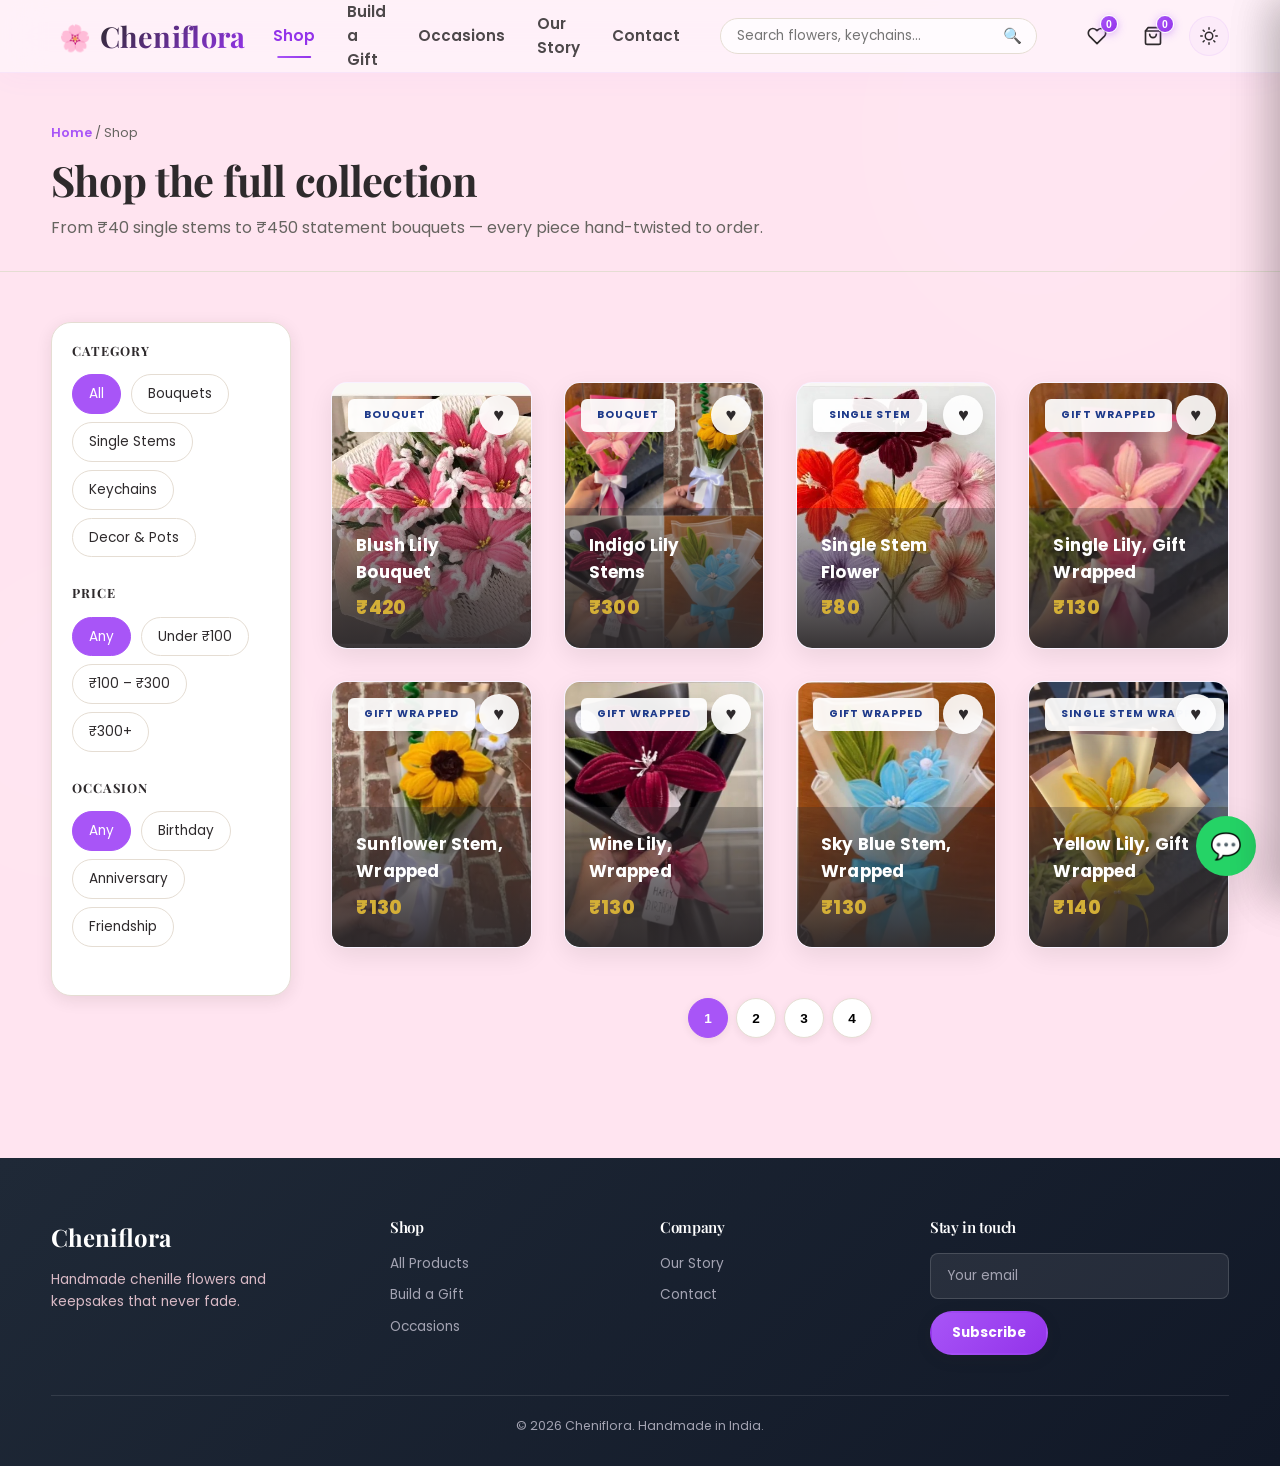
<file: cheniflora-site/shop.html>
<!DOCTYPE html>
<html lang="en">
<head>
<meta charset="UTF-8">
<meta name="viewport" content="width=device-width, initial-scale=1.0">
<title>Shop — Cheniflora</title>
<link rel="preconnect" href="https://fonts.googleapis.com">
<link href="https://fonts.googleapis.com/css2?family=Playfair+Display:ital,wght@0,500;0,700;1,600&family=Poppins:wght@400;500;600;700&display=swap" rel="stylesheet">
<link rel="stylesheet" href="style.css">
</head>
<body>
  <div class="bg-decor-1" aria-hidden="true"></div>
  <div class="bg-decor-2" aria-hidden="true"></div>

<nav class="nav">
  <div class="nav-inner">
    <button class="logo">
      <span class="logo-icon">🌸</span>
      <span class="logo-text">Cheniflora</span>
    </button>
    <button class="nav-toggle" aria-label="Menu">
      <span class="hamburger-line"></span>
      <span class="hamburger-line"></span>
      <span class="hamburger-line"></span>
    </button>
    <div class="nav-links">
      <a href="shop.html" class="active">Shop</a>
      <a href="build-gift.html">Build a Gift</a>
      <a href="occasions.html">Occasions</a>
      <a href="story.html">Our Story</a>
      <a href="contact.html">Contact</a>
    </div>
    <!-- Search Bar -->
    <div class="nav-search">
      <input type="text" id="navSearchInput" placeholder="Search flowers, keychains...">
      <button id="navSearchBtn" aria-label="Search">🔍</button>
    </div>
    <div class="nav-icons">
      <button class="icon-btn wish-btn" aria-label="Wishlist">
        <svg class="nav-icon-svg" viewBox="0 0 24 24" fill="none" stroke="currentColor" stroke-width="2" stroke-linecap="round" stroke-linejoin="round">
          <path d="M20.84 4.61a5.5 5.5 0 0 0-7.78 0L12 5.67l-1.06-1.06a5.5 5.5 0 0 0-7.78 7.78l1.06 1.06L12 21.23l7.78-7.78 1.06-1.06a5.5 5.5 0 0 0 0-7.78z"></path>
        </svg>
        <span class="badge wish-badge">0</span>
      </button>
      <button class="icon-btn cart-btn" aria-label="Cart">
        <svg class="nav-icon-svg" viewBox="0 0 24 24" fill="none" stroke="currentColor" stroke-width="2" stroke-linecap="round" stroke-linejoin="round">
          <path d="M6 2L3 6v14a2 2 0 0 0 2 2h14a2 2 0 0 0 2-2V6l-3-4z"></path>
          <line x1="3" y1="6" x2="21" y2="6"></line>
          <path d="M16 10a4 4 0 0 1-8 0"></path>
        </svg>
        <span class="badge cart-badge">0</span>
      </button>
      <button class="theme-toggle" aria-label="Toggle theme" title="Toggle theme" data-theme="light">
        <svg class="sun-icon" viewBox="0 0 24 24" fill="none" stroke="currentColor" stroke-width="2" stroke-linecap="round" stroke-linejoin="round">
          <circle cx="12" cy="12" r="5"></circle>
          <line x1="12" y1="1" x2="12" y2="3"></line>
          <line x1="12" y1="21" x2="12" y2="23"></line>
          <line x1="4.22" y1="4.22" x2="5.64" y2="5.64"></line>
          <line x1="18.36" y1="18.36" x2="19.78" y2="19.78"></line>
          <line x1="1" y1="12" x2="3" y2="12"></line>
          <line x1="21" y1="12" x2="23" y2="12"></line>
          <line x1="4.22" y1="19.78" x2="5.64" y2="18.36"></line>
          <line x1="18.36" y1="5.64" x2="19.78" y2="4.22"></line>
        </svg>
        <svg class="moon-icon" viewBox="0 0 24 24" fill="none" stroke="currentColor" stroke-width="2" stroke-linecap="round" stroke-linejoin="round">
          <path d="M21 12.79A9 9 0 1 1 11.21 3 7 7 0 0 0 21 12.79z"></path>
        </svg>
      </button>
      
    </div>
  </div>
</nav>

<div class="page-head">
  <div class="container">
    <div class="crumbs"><a href="index.html">Home</a> / Shop</div>
    <h1>Shop the full collection</h1>
    <p style="margin-top:10px;">From ₹40 single stems to ₹450 statement bouquets — every piece hand-twisted to order.</p>
  </div>
</div>

<section style="padding-top:50px;">
  <div class="container shop-layout">
    <aside class="filter-box">
      <h4>Category</h4>
      <div class="filter-group">
        <span class="filter-chip active">All</span>
        <span class="filter-chip">Bouquets</span>
        <span class="filter-chip">Single Stems</span>
        <span class="filter-chip">Keychains</span>
        <span class="filter-chip">Decor & Pots</span>
      </div>
      <h4>Price</h4>
      <div class="filter-group">
        <span class="filter-chip active">Any</span>
        <span class="filter-chip">Under ₹100</span>
        <span class="filter-chip">₹100 – ₹300</span>
        <span class="filter-chip">₹300+</span>
      </div>
      <h4>Occasion</h4>
      <div class="filter-group">
        <span class="filter-chip active">Any</span>
        <span class="filter-chip">Birthday</span>
        <span class="filter-chip">Anniversary</span>
        <span class="filter-chip">Friendship</span>
      </div>
    </aside>

    <div>
      <div class="premium-grid" data-paginated>
        <!-- PAGE 1: Flowers (1 to 8) -->
        <a href="product.html?p=lily-bouquet" class="card">
          <img src="assets/bouquet_pink.jpg" alt="Pink chenille lily bouquet">
          <span class="card-tag">Bouquet</span>
          <button class="card-heart" data-id="lily-bouquet">♥</button>
          <div class="card-info"><div class="name">Blush Lily Bouquet</div><div class="price">₹420</div></div>
        </a>
        <a href="product.html?p=blue-bouquet" class="card">
          <img src="assets/bouquet_blue.jpg" alt="Blue chenille lily bouquet">
          <span class="card-tag">Bouquet</span>
          <button class="card-heart" data-id="blue-bouquet">♥</button>
          <div class="card-info"><div class="name">Indigo Lily Stems</div><div class="price">₹300</div></div>
        </a>
        <a href="product.html?p=single-stem" class="card">
          <img src="assets/flowers_mixed.jpg" alt="Single chenille flower stems, mixed colours">
          <span class="card-tag">Single Stem</span>
          <button class="card-heart" data-id="single-stem">♥</button>
          <div class="card-info"><div class="name">Single Stem Flower</div><div class="price">₹80</div></div>
        </a>
        <a href="product.html?p=wrap-pink" class="card">
          <img src="assets/wrap_1.jpg" alt="Pink lily wrapped in pink cellophane with ribbon">
          <span class="card-tag">Gift Wrapped</span>
          <button class="card-heart" data-id="wrap-pink">♥</button>
          <div class="card-info"><div class="name">Single Lily, Gift Wrapped</div><div class="price">₹130</div></div>
        </a>
        <a href="product.html?p=wrap-sunflower" class="card">
          <img src="assets/wrap_2.jpg" alt="Chenille sunflower bouquet wrapped with white ribbon">
          <span class="card-tag">Gift Wrapped</span>
          <button class="card-heart" data-id="wrap-sunflower">♥</button>
          <div class="card-info"><div class="name">Sunflower Stem, Wrapped</div><div class="price">₹130</div></div>
        </a>
        <a href="product.html?p=wrap-maroon" class="card">
          <img src="assets/wrap_3.jpg" alt="Deep maroon chenille lily wrapped in black paper">
          <span class="card-tag">Gift Wrapped</span>
          <button class="card-heart" data-id="wrap-maroon">♥</button>
          <div class="card-info"><div class="name">Wine Lily, Wrapped</div><div class="price">₹130</div></div>
        </a>
        <a href="product.html?p=wrap-blue" class="card">
          <img src="assets/wrap_4.jpg" alt="Light blue chenille flowers wrapped in frosted paper">
          <span class="card-tag">Gift Wrapped</span>
          <button class="card-heart" data-id="wrap-blue">♥</button>
          <div class="card-info"><div class="name">Sky Blue Stem, Wrapped</div><div class="price">₹130</div></div>
        </a>
        <a href="product.html?p=wrap-yellow-lily" class="card">
          <img src="assets/wrap_yellow_lily.png" alt="Yellow lily wrapped in cream paper with yellow ribbon">
          <span class="card-tag">Single Stem Wrapped</span>
          <button class="card-heart" data-id="wrap-yellow-lily">♥</button>
          <div class="card-info"><div class="name">Yellow Lily, Gift Wrapped</div><div class="price">₹140</div></div>
        </a>

        <!-- PAGE 2: Flowers (9 to 16) -->
        <a href="product.html?p=wrap-blue-lily" class="card">
          <img src="assets/wrap_blue_lily.png" alt="Blue lily wrapped in heart-print paper with blue ribbon">
          <span class="card-tag">Single Stem Wrapped</span>
          <button class="card-heart" data-id="wrap-blue-lily">♥</button>
          <div class="card-info"><div class="name">Blue Lily, Gift Wrapped</div><div class="price">₹140</div></div>
        </a>
        <a href="product.html?p=wrap-purple-lily" class="card">
          <img src="assets/wrap_purple_lily.jpg" alt="Purple lily wrapped in lavender paper with white organza bow">
          <span class="card-tag">Single Stem Wrapped</span>
          <button class="card-heart" data-id="wrap-purple-lily">♥</button>
          <div class="card-info"><div class="name">Purple Lily, Gift Wrapped</div><div class="price">₹140</div></div>
        </a>
        <a href="product.html?p=wrap-sunflower-big" class="card">
          <img src="assets/wrap_sunflower_big.jpg" alt="Sunflower bouquet wrapped in black and gold paper with pearl bow">
          <span class="card-tag">Single Stem Wrapped</span>
          <button class="card-heart" data-id="wrap-sunflower-big">♥</button>
          <div class="card-info"><div class="name">Sunflower Bouquet, Wrapped</div><div class="price">₹200</div></div>
        </a>
        <a href="product.html?p=bouquet-big-pink" class="card">
          <img src="assets/bouquet_big_pink.jpg" alt="Pink chenille lily premium bouquet with cream paper and pink ribbon">
          <span class="card-tag">Premium Bouquet</span>
          <button class="card-heart" data-id="bouquet-big-pink">♥</button>
          <div class="card-info"><div class="name">Pink Lily Premium Bouquet</div><div class="price">₹400</div></div>
        </a>
        <a href="product.html?p=bouquet-big-peach" class="card">
          <img src="assets/bouquet_big_peach.png" alt="Large peach multi-lily grand bouquet wrapped in kraft newspaper paper">
          <span class="card-tag">Premium Bouquet</span>
          <button class="card-heart" data-id="bouquet-big-peach">♥</button>
          <div class="card-info"><div class="name">Peach Lily Grand Bouquet</div><div class="price">₹500</div></div>
        </a>
        <a href="product.html?p=lily-bouquet-2" class="card">
          <img src="assets/bouquet_pink.jpg" alt="Pink chenille lily bouquet duplicate">
          <span class="card-tag">Bouquet</span>
          <button class="card-heart" data-id="lily-bouquet-2">♥</button>
          <div class="card-info"><div class="name">Blush Lily Bouquet (Twin)</div><div class="price">₹420</div></div>
        </a>
        <a href="product.html?p=blue-bouquet-2" class="card">
          <img src="assets/bouquet_blue.jpg" alt="Blue chenille lily bouquet duplicate">
          <span class="card-tag">Bouquet</span>
          <button class="card-heart" data-id="blue-bouquet-2">♥</button>
          <div class="card-info"><div class="name">Indigo Lily Stems (Twin)</div><div class="price">₹300</div></div>
        </a>
        <a href="product.html?p=single-stem-2" class="card">
          <img src="assets/flowers_mixed.jpg" alt="Single chenille flower stems duplicate">
          <span class="card-tag">Single Stem</span>
          <button class="card-heart" data-id="single-stem-2">♥</button>
          <div class="card-info"><div class="name">Single Stem Flower (Twin)</div><div class="price">₹80</div></div>
        </a>

        <!-- PAGE 3: Keychains (17 to 24) -->
        <a href="product.html?p=keychain-fish" class="card">
          <img src="assets/keychain_1.jpg" alt="Chenille fish keychains, blue and orange">
          <span class="card-tag">Keychain</span>
          <button class="card-heart" data-id="keychain-fish">♥</button>
          <div class="card-info"><div class="name">Goldfish Keychain</div><div class="price">₹45</div></div>
        </a>
        <a href="product.html?p=keychain-football" class="card">
          <img src="assets/keychain_2.jpg" alt="Chenille football keychains">
          <span class="card-tag">Keychain</span>
          <button class="card-heart" data-id="keychain-football">♥</button>
          <div class="card-info"><div class="name">Football Keychain</div><div class="price">₹45</div></div>
        </a>
        <a href="product.html?p=keychain-octopus" class="card">
          <img src="assets/keychain_3.jpg" alt="Pink chenille octopus keychain">
          <span class="card-tag">Keychain</span>
          <button class="card-heart" data-id="keychain-octopus">♥</button>
          <div class="card-info"><div class="name">Octopus Keychain</div><div class="price">₹50</div></div>
        </a>
        <a href="product.html?p=keychain-bear" class="card">
          <img src="assets/keychain_4.jpg" alt="Pink chenille bear keychain">
          <span class="card-tag">Keychain</span>
          <button class="card-heart" data-id="keychain-bear">♥</button>
          <div class="card-info"><div class="name">Bear Keychain</div><div class="price">₹50</div></div>
        </a>
        <a href="product.html?p=keychain-sunflower" class="card">
          <img src="assets/keychain_sunflower.png" alt="Sunflower keychain">
          <span class="card-tag">Keychain</span>
          <button class="card-heart" data-id="keychain-sunflower">♥</button>
          <div class="card-info"><div class="name">Sunflower Keychain</div><div class="price">₹45</div></div>
        </a>
        <a href="product.html?p=keychain-lily" class="card">
          <img src="assets/keychain_lily.png" alt="Lily keychain">
          <span class="card-tag">Keychain</span>
          <button class="card-heart" data-id="keychain-lily">♥</button>
          <div class="card-info"><div class="name">Lily Keychain</div><div class="price">₹45</div></div>
        </a>
        <a href="product.html?p=keychain-evileye" class="card">
          <img src="assets/keychain_evileye.png" alt="Evil Eye keychain">
          <span class="card-tag">Keychain</span>
          <button class="card-heart" data-id="keychain-evileye">♥</button>
          <div class="card-info"><div class="name">Evil Eye Keychain</div><div class="price">₹45</div></div>
        </a>
        <a href="product.html?p=keychain-daisy" class="card">
          <img src="assets/keychain_daisy.png" alt="Pink Daisy keychain">
          <span class="card-tag">Keychain</span>
          <button class="card-heart" data-id="keychain-daisy">♥</button>
          <div class="card-info"><div class="name">Daisy Keychain</div><div class="price">₹45</div></div>
        </a>

        <!-- PAGE 4: Desk Decor (25 to 32) -->
        <a href="product.html?p=flowerpot" class="card">
          <img src="assets/flowerpot.jpg" alt="Chenille daisy in a mini fabric pot">
          <span class="card-tag">Decor</span>
          <button class="card-heart" data-id="flowerpot">♥</button>
          <div class="card-info"><div class="name">Desk Daisy Pot</div><div class="price">₹250</div></div>
        </a>
        <a href="product.html?p=pot-bear-hearts" class="card">
          <img src="assets/pot_bear_hearts.png" alt="Chenille bear and hearts desk pot">
          <span class="card-tag">Desk Decor</span>
          <button class="card-heart" data-id="pot-bear-hearts">♥</button>
          <div class="card-info"><div class="name">Bear & Hearts Pot</div><div class="price">₹300</div></div>
        </a>
        <a href="product.html?p=pot-sunflower" class="card">
          <img src="assets/pot_sunflower.png" alt="Chenille sunflower desk pot">
          <span class="card-tag">Desk Decor</span>
          <button class="card-heart" data-id="pot-sunflower">♥</button>
          <div class="card-info"><div class="name">Sunflower Desk Pot</div><div class="price">₹300</div></div>
        </a>
        <a href="product.html?p=pot-pink-daisy" class="card">
          <img src="assets/pot_pink_daisy.png" alt="Chenille pink daisy desk pot">
          <span class="card-tag">Desk Decor</span>
          <button class="card-heart" data-id="pot-pink-daisy">♥</button>
          <div class="card-info"><div class="name">Pink Daisy Desk Pot</div><div class="price">₹300</div></div>
        </a>
        <a href="product.html?p=pot-blue-hydrangea" class="card">
          <img src="assets/pot_blue_hydrangea.png" alt="Chenille blue hydrangea desk pot">
          <span class="card-tag">Desk Decor</span>
          <button class="card-heart" data-id="pot-blue-hydrangea">♥</button>
          <div class="card-info"><div class="name">Blue Hydrangea Pot</div><div class="price">₹300</div></div>
        </a>
        <a href="product.html?p=pot-white-daisy" class="card">
          <img src="assets/pot_white_daisy.png" alt="Chenille white daisy desk pot on study table">
          <span class="card-tag">Desk Decor</span>
          <button class="card-heart" data-id="pot-white-daisy">♥</button>
          <div class="card-info"><div class="name">White Daisy Desk Pot</div><div class="price">₹300</div></div>
        </a>
        <a href="product.html?p=pot-pink-daisy-2" class="card">
          <img src="assets/pot_pink_daisy.png" alt="Chenille pink daisy desk pot duplicate">
          <span class="card-tag">Desk Decor</span>
          <button class="card-heart" data-id="pot-pink-daisy-2">♥</button>
          <div class="card-info"><div class="name">Pink Daisy Desk Pot (Twin)</div><div class="price">₹300</div></div>
        </a>
        <a href="product.html?p=pot-white-daisy-2" class="card">
          <img src="assets/pot_white_daisy.png" alt="Chenille white daisy desk pot duplicate">
          <span class="card-tag">Desk Decor</span>
          <button class="card-heart" data-id="pot-white-daisy-2">♥</button>
          <div class="card-info"><div class="name">White Daisy Desk Pot (Twin)</div><div class="price">₹300</div></div>
        </a>
      </div>

      <div class="pagination">
        <button class="page-btn" data-page="1">1</button>
        <button class="page-btn" data-page="2">2</button>
        <button class="page-btn" data-page="3">3</button>
        <button class="page-btn" data-page="4">4</button>
      </div>
    </div>
  </div>
</section>

<footer>
  <div class="container foot-grid">
    <div>
      <div class="foot-logo">Cheniflora</div>
      <p style="color:#D8B9C5; font-size:.86rem; max-width:260px;">Handmade chenille flowers and keepsakes that never fade.</p>
    </div>
    <div><h4>Shop</h4><a href="shop.html">All Products</a><a href="build-gift.html">Build a Gift</a><a href="occasions.html">Occasions</a></div>
    <div><h4>Company</h4><a href="story.html">Our Story</a><a href="contact.html">Contact</a></div>
    <div>
      <h4>Stay in touch</h4>
      <form class="foot-form" onsubmit="event.preventDefault();">
        <input type="email" placeholder="Your email" required>
        <button class="btn btn-primary btn-sm" type="submit">Subscribe</button>
      </form>
    </div>
  </div>
  <div class="container foot-bottom">© 2026 Cheniflora. Handmade in India.</div>
</footer>

<a class="whatsapp-float" href="https://wa.me/910000000000" target="_blank">💬</a>
<script src="main.js"></script>
</body>
</html>
</file>
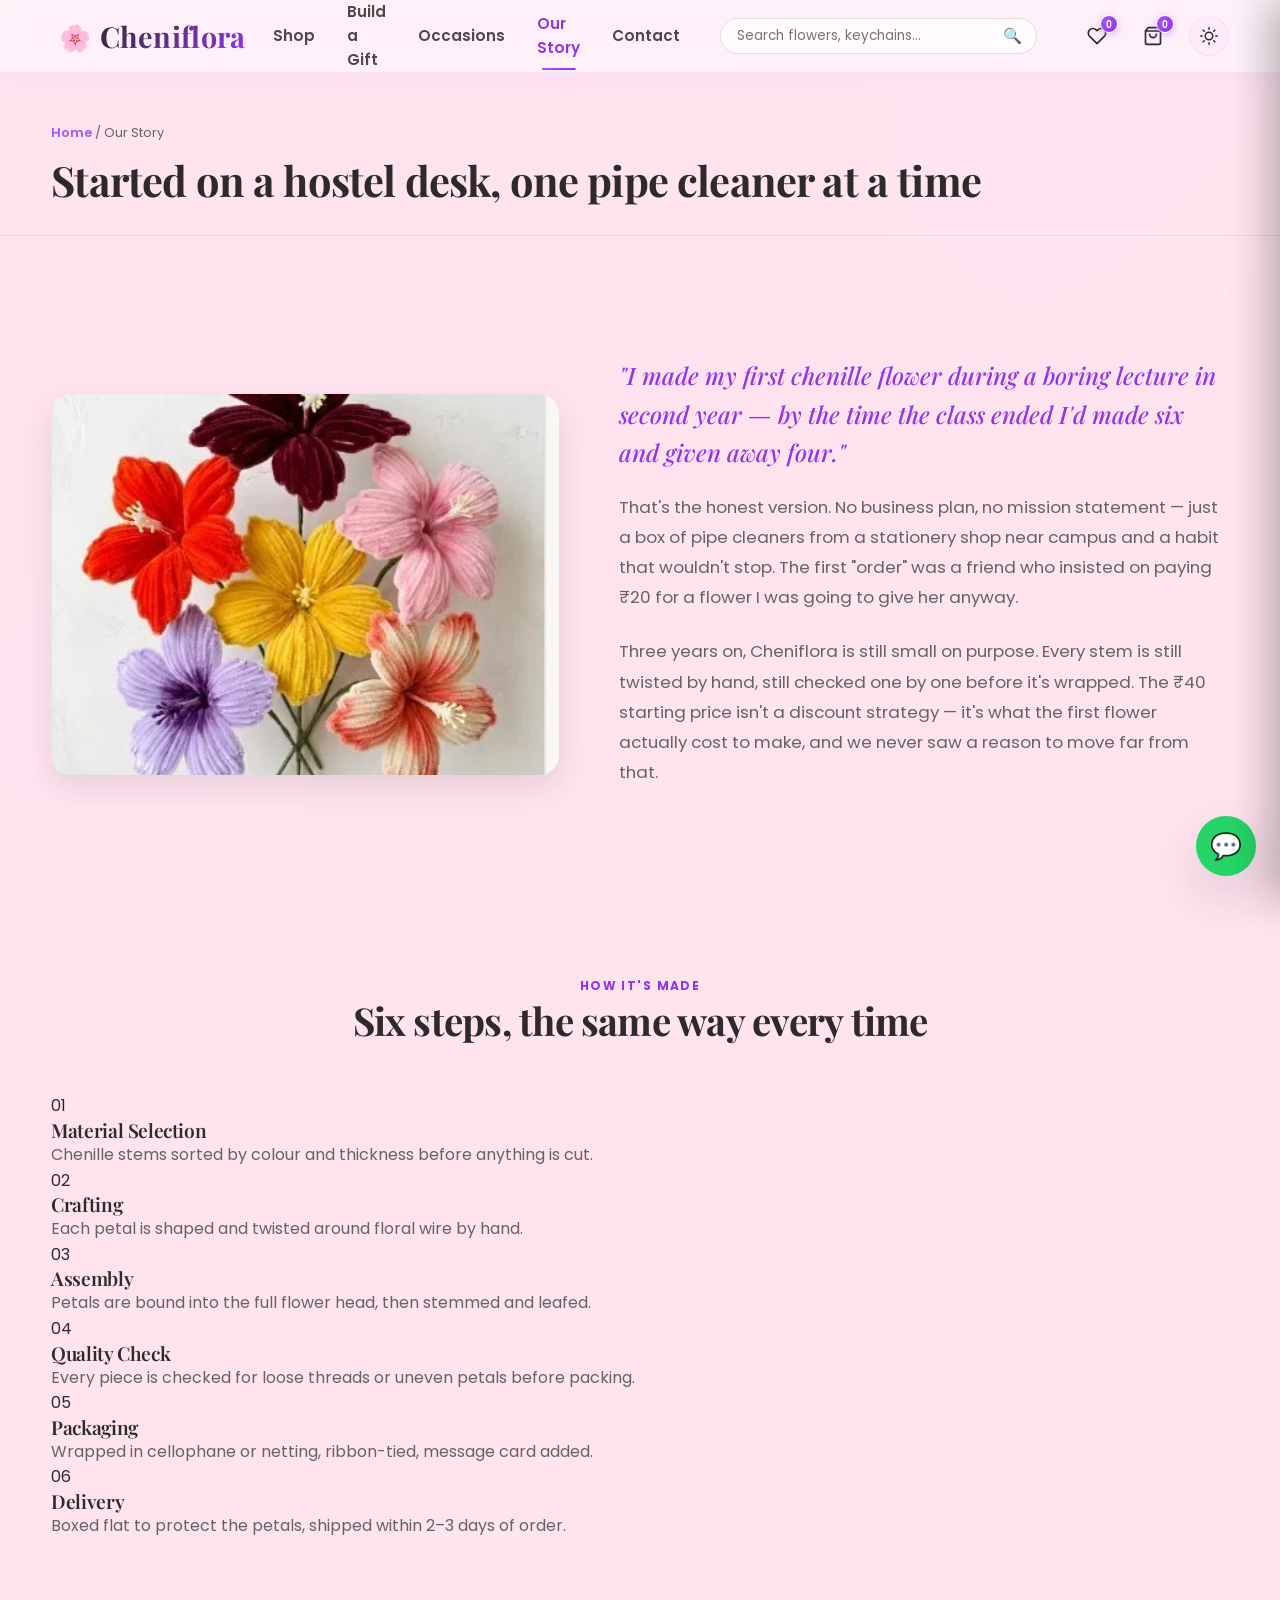
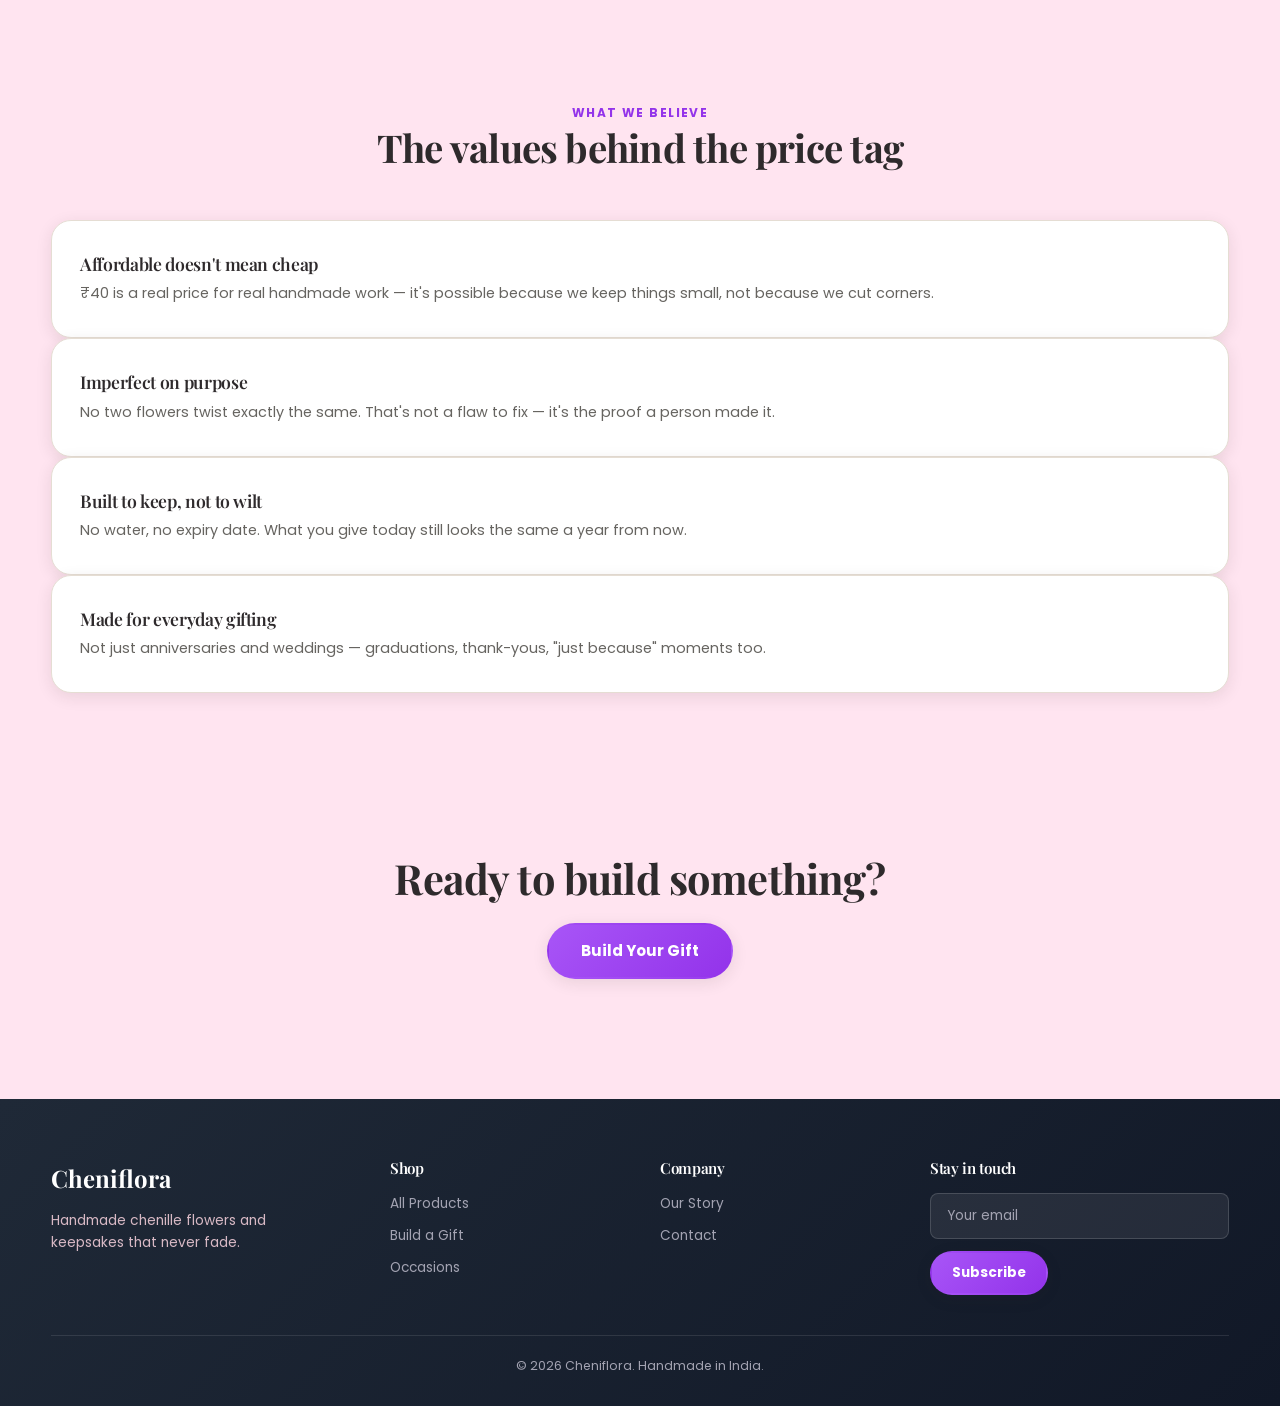
<file: cheniflora-site/story.html>
<!DOCTYPE html>
<html lang="en">
<head>
<meta charset="UTF-8"><meta name="viewport" content="width=device-width, initial-scale=1.0">
<title>Our Story — Cheniflora</title>
<link rel="preconnect" href="https://fonts.googleapis.com">
<link href="https://fonts.googleapis.com/css2?family=Playfair+Display:ital,wght@0,500;0,700;1,600&family=Poppins:wght@400;500;600;700&display=swap" rel="stylesheet">
<link rel="stylesheet" href="style.css">
</head>
<body>
  <div class="bg-decor-1" aria-hidden="true"></div>
  <div class="bg-decor-2" aria-hidden="true"></div>

<nav class="nav">
  <div class="nav-inner">
    <button class="logo">
      <span class="logo-icon">🌸</span>
      <span class="logo-text">Cheniflora</span>
    </button>
    <button class="nav-toggle" aria-label="Menu">
      <span class="hamburger-line"></span>
      <span class="hamburger-line"></span>
      <span class="hamburger-line"></span>
    </button>
    <div class="nav-links">
      <a href="shop.html">Shop</a>
      <a href="build-gift.html">Build a Gift</a>
      <a href="occasions.html">Occasions</a>
      <a href="story.html" class="active">Our Story</a>
      <a href="contact.html">Contact</a>
    </div>
    <!-- Search Bar -->
    <div class="nav-search">
      <input type="text" id="navSearchInput" placeholder="Search flowers, keychains...">
      <button id="navSearchBtn" aria-label="Search">🔍</button>
    </div>
    <div class="nav-icons">
      <button class="icon-btn wish-btn" aria-label="Wishlist">
        <svg class="nav-icon-svg" viewBox="0 0 24 24" fill="none" stroke="currentColor" stroke-width="2" stroke-linecap="round" stroke-linejoin="round">
          <path d="M20.84 4.61a5.5 5.5 0 0 0-7.78 0L12 5.67l-1.06-1.06a5.5 5.5 0 0 0-7.78 7.78l1.06 1.06L12 21.23l7.78-7.78 1.06-1.06a5.5 5.5 0 0 0 0-7.78z"></path>
        </svg>
        <span class="badge wish-badge">0</span>
      </button>
      <button class="icon-btn cart-btn" aria-label="Cart">
        <svg class="nav-icon-svg" viewBox="0 0 24 24" fill="none" stroke="currentColor" stroke-width="2" stroke-linecap="round" stroke-linejoin="round">
          <path d="M6 2L3 6v14a2 2 0 0 0 2 2h14a2 2 0 0 0 2-2V6l-3-4z"></path>
          <line x1="3" y1="6" x2="21" y2="6"></line>
          <path d="M16 10a4 4 0 0 1-8 0"></path>
        </svg>
        <span class="badge cart-badge">0</span>
      </button>
      <button class="theme-toggle" aria-label="Toggle theme" title="Toggle theme" data-theme="light">
        <svg class="sun-icon" viewBox="0 0 24 24" fill="none" stroke="currentColor" stroke-width="2" stroke-linecap="round" stroke-linejoin="round">
          <circle cx="12" cy="12" r="5"></circle>
          <line x1="12" y1="1" x2="12" y2="3"></line>
          <line x1="12" y1="21" x2="12" y2="23"></line>
          <line x1="4.22" y1="4.22" x2="5.64" y2="5.64"></line>
          <line x1="18.36" y1="18.36" x2="19.78" y2="19.78"></line>
          <line x1="1" y1="12" x2="3" y2="12"></line>
          <line x1="21" y1="12" x2="23" y2="12"></line>
          <line x1="4.22" y1="19.78" x2="5.64" y2="18.36"></line>
          <line x1="18.36" y1="5.64" x2="19.78" y2="4.22"></line>
        </svg>
        <svg class="moon-icon" viewBox="0 0 24 24" fill="none" stroke="currentColor" stroke-width="2" stroke-linecap="round" stroke-linejoin="round">
          <path d="M21 12.79A9 9 0 1 1 11.21 3 7 7 0 0 0 21 12.79z"></path>
        </svg>
      </button>
      
    </div>
  </div>
</nav>

<div class="page-head">
  <div class="container">
    <div class="crumbs"><a href="index.html">Home</a> / Our Story</div>
    <h1>Started on a hostel desk, one pipe cleaner at a time</h1>
  </div>
</div>

<section>
  <div class="container founder">
    <img src="assets/flowers_mixed.jpg" alt="Mixed chenille flower heads on a table">
    <div>
      <blockquote>"I made my first chenille flower during a boring lecture in second year — by the time the class ended I'd made six and given away four."</blockquote>
      <p>That's the honest version. No business plan, no mission statement — just a box of pipe cleaners from a stationery shop near campus and a habit that wouldn't stop. The first "order" was a friend who insisted on paying ₹20 for a flower I was going to give her anyway.</p>
      <p style="margin-top:14px;">Three years on, Cheniflora is still small on purpose. Every stem is still twisted by hand, still checked one by one before it's wrapped. The ₹40 starting price isn't a discount strategy — it's what the first flower actually cost to make, and we never saw a reason to move far from that.</p>
    </div>
  </div>
</section>

<section style="background:var(--cream-deep);">
  <div class="container">
    <div class="section-head center"><span class="eyebrow">How It's Made</span><h2>Six steps, the same way every time</h2></div>
    <div class="timeline">
      <div class="t-step reveal"><div class="t-num">01</div><h4>Material Selection</h4><p>Chenille stems sorted by colour and thickness before anything is cut.</p></div>
      <div class="t-step reveal"><div class="t-num">02</div><h4>Crafting</h4><p>Each petal is shaped and twisted around floral wire by hand.</p></div>
      <div class="t-step reveal"><div class="t-num">03</div><h4>Assembly</h4><p>Petals are bound into the full flower head, then stemmed and leafed.</p></div>
      <div class="t-step reveal"><div class="t-num">04</div><h4>Quality Check</h4><p>Every piece is checked for loose threads or uneven petals before packing.</p></div>
      <div class="t-step reveal"><div class="t-num">05</div><h4>Packaging</h4><p>Wrapped in cellophane or netting, ribbon-tied, message card added.</p></div>
      <div class="t-step reveal"><div class="t-num">06</div><h4>Delivery</h4><p>Boxed flat to protect the petals, shipped within 2–3 days of order.</p></div>
    </div>
  </div>
</section>

<section>
  <div class="container">
    <div class="section-head center"><span class="eyebrow">What We Believe</span><h2>The values behind the price tag</h2></div>
    <div class="value-grid">
      <div class="story-card reveal"><h3>Affordable doesn't mean cheap</h3><p>₹40 is a real price for real handmade work — it's possible because we keep things small, not because we cut corners.</p></div>
      <div class="story-card reveal"><h3>Imperfect on purpose</h3><p>No two flowers twist exactly the same. That's not a flaw to fix — it's the proof a person made it.</p></div>
      <div class="story-card reveal"><h3>Built to keep, not to wilt</h3><p>No water, no expiry date. What you give today still looks the same a year from now.</p></div>
      <div class="story-card reveal"><h3>Made for everyday gifting</h3><p>Not just anniversaries and weddings — graduations, thank-yous, "just because" moments too.</p></div>
    </div>
  </div>
</section>

<section style="background:var(--cream-deep); text-align:center;">
  <div class="container">
    <h2 style="margin-bottom:20px;">Ready to build something?</h2>
    <a href="build-gift.html" class="btn btn-primary">Build Your Gift</a>
  </div>
</section>

<footer>
  <div class="container foot-grid">
    <div><div class="foot-logo">Cheniflora</div><p style="color:#D8B9C5; font-size:.86rem; max-width:260px;">Handmade chenille flowers and keepsakes that never fade.</p></div>
    <div><h4>Shop</h4><a href="shop.html">All Products</a><a href="build-gift.html">Build a Gift</a><a href="occasions.html">Occasions</a></div>
    <div><h4>Company</h4><a href="story.html">Our Story</a><a href="contact.html">Contact</a></div>
    <div><h4>Stay in touch</h4><form class="foot-form" onsubmit="event.preventDefault();"><input type="email" placeholder="Your email" required><button class="btn btn-primary btn-sm" type="submit">Subscribe</button></form></div>
  </div>
  <div class="container foot-bottom">© 2026 Cheniflora. Handmade in India.</div>
</footer>

<a class="whatsapp-float" href="https://wa.me/910000000000" target="_blank">💬</a>
<script src="main.js"></script>
</body>
</html>
</file>
<file: cheniflora-site/style.css>
/* ===== Cheniflora — Premium Design System ===== */

:root {
  /* Core palette — light mode */
  --bg: #FFE4F0; /* light pink */
  --bg-deep: #FFD6E8;
  --surface: #FFFFFF; /* white cards */
  --text: #2E2A2C; /* deep charcoal */
  --text-light: #666460;
  --accent: #A855F7; /* soft lavender purple */
  --accent-700: #9333EA;
  --accent-300: #E9D5FF; /* lavender glow */
  --accent-soft: #FBCFE8; /* blush pink glow */
  --success: #10B981;
  --gold: #D4AF37;
  --line: #E5DDD3;
  
  /* Premium decorative colors */
  --glow-lavender: #E9D5FF;
  --glow-blush: #FBCFE8;

  /* Shadows — premium depth */
  --shadow-xs: 0 2px 8px rgba(46, 42, 44, 0.08);
  --shadow-sm: 0 4px 16px rgba(46, 42, 44, 0.1);
  --shadow: 0 12px 32px rgba(46, 42, 44, 0.12);
  --shadow-lg: 0 20px 48px rgba(46, 42, 44, 0.15);

  /* Radii — modern rounded corners */
  --r-sm: 8px;
  --r-md: 12px;
  --r-lg: 20px;
  --r-xl: 28px;

  /* Motion — elegant transitions */
  --ease: cubic-bezier(0.34, 1.56, 0.64, 1);
  --ease-smooth: cubic-bezier(0.22, 0.61, 0.36, 1);
  --ease-out: cubic-bezier(0.16, 1, 0.3, 1);
  --duration-fast: 200ms;
  --duration-medium: 350ms;
  --duration-slow: 500ms;

  /* Focus ring */
  --focus-ring: 3px solid var(--accent);
}

/* Dark theme overrides */
.theme-dark {
  --bg: #111827;
  --bg-deep: #1F2937;
  --surface: #1F2937;
  --text: #F9FAFB;
  --text-light: #D1D5DB;
  --accent: #A855F7;
  --accent-700: #9333EA;
  --accent-300: #6B21A8;
  --accent-soft: #581C87;
  --line: rgba(229, 221, 211, 0.1);
  --shadow-xs: 0 2px 8px rgba(0, 0, 0, 0.3);
  --shadow-sm: 0 4px 16px rgba(0, 0, 0, 0.4);
  --shadow: 0 12px 32px rgba(0, 0, 0, 0.5);
  --shadow-lg: 0 20px 48px rgba(0, 0, 0, 0.6);
}

/* Smooth transitions */
html, body {
  transition: background-color 350ms cubic-bezier(0.22, 0.61, 0.36, 1), 
              color 350ms cubic-bezier(0.22, 0.61, 0.36, 1);
}

@media (prefers-reduced-motion: reduce) {
  * { animation-duration: 0.001ms !important; transition-duration: 0.001ms !important; }
}

* { box-sizing: border-box; }
html { scroll-behavior: smooth; }
body {
  margin: 0;
  background: var(--bg);
  color: var(--text);
  font-family: 'Poppins', sans-serif;
  font-size: 16px;
  line-height: 1.6;
  -webkit-font-smoothing: antialiased;
  overflow-x: hidden;
}

img { max-width: 100%; display: block; height: auto; }
a { color: inherit; text-decoration: none; }
h1, h2, h3, h4, h5 {
  font-family: 'Playfair Display', serif;
  margin: 0;
  line-height: 1.2;
  letter-spacing: -0.02em;
}

h1 { font-size: 3.8rem; font-weight: 700; }
h2 { font-size: 2.6rem; font-weight: 700; }
h3 { font-size: 1.5rem; font-weight: 600; }
h4 { font-size: 1.2rem; font-weight: 600; }

p { margin: 0; color: var(--text-light); }
em { font-style: italic; color: var(--accent); }

.container { width: 92%; max-width: 1280px; margin: 0 auto; }
section { padding: 80px 0; }

.eyebrow {
  font-size: 0.75rem;
  letter-spacing: 0.12em;
  text-transform: uppercase;
  font-weight: 700;
  color: var(--accent-700);
  margin-bottom: 16px;
}

:focus-visible { outline: var(--focus-ring); outline-offset: 4px; border-radius: 6px; }

.bg-decor-1, .bg-decor-2 {
  position: fixed;
  pointer-events: none;
  filter: blur(60px);
  opacity: 0.08;
  mix-blend-mode: screen;
  z-index: -1;
}

.bg-decor-1 {
  width: 500px;
  height: 500px;
  background: linear-gradient(135deg, var(--glow-lavender), transparent);
  border-radius: 9999px;
  top: -100px;
  right: -100px;
}

.bg-decor-2 {
  width: 400px;
  height: 400px;
  background: linear-gradient(180deg, var(--glow-blush), transparent);
  border-radius: 9999px;
  bottom: -80px;
  left: -80px;
}


/* ===== Premium Hero Section ===== */
.hero-premium {
  background: linear-gradient(135deg, var(--bg), rgba(233, 213, 255, 0.1));
  padding: 100px 0;
  position: relative;
  overflow: hidden;
}

.hero-content {
  width: 92%;
  max-width: 1280px;
  margin: 0 auto;
  display: grid;
  grid-template-columns: 1fr 1fr;
  gap: 80px;
  align-items: center;
}

.hero-text {
  display: flex;
  flex-direction: column;
  justify-content: center;
}

.hero-title {
  font-family: 'Playfair Display', serif;
  font-size: 4rem;
  line-height: 1.2;
  font-weight: 700;
  margin: 0 0 24px 0;
  color: var(--text);
  letter-spacing: -0.02em;
}

.hero-subtitle {
  font-size: 1.1rem;
  line-height: 1.8;
  color: var(--text-light);
  margin: 0 0 40px 0;
  max-width: 520px;
}

.hero-cta {
  display: flex;
  gap: 20px;
  align-items: center;
}

.btn-lg {
  padding: 16px 40px;
  font-size: 1rem;
  font-weight: 700;
}

.btn-ghost {
  background: transparent;
  color: var(--text);
  border: 2px solid var(--text);
}

.btn-ghost:hover {
  background: var(--text);
  color: var(--bg);
  transform: translateY(-3px);
}

.hero-image {
  position: relative;
}

.hero-image img {
  width: 100%;
  border-radius: 24px;
  box-shadow: 0 30px 60px rgba(46, 42, 44, 0.2);
  aspect-ratio: 3/4;
  object-fit: cover;
}

.hero-badge {
  position: absolute;
  bottom: 30px;
  left: 30px;
  background: rgba(255, 255, 255, 0.98);
  padding: 24px 28px;
  border-radius: 16px;
  font-size: 0.9rem;
  font-weight: 600;
  line-height: 1.8;
  color: var(--text);
  box-shadow: 0 20px 40px rgba(0, 0, 0, 0.15);
  backdrop-filter: blur(8px);
  border: 1px solid rgba(255, 255, 255, 0.5);
}

@media (max-width: 860px) {
  .hero-content {
    grid-template-columns: 1fr;
    gap: 50px;
    padding: 60px 0;
  }
  .hero-title {
    font-size: 2.8rem;
  }
  .hero-cta {
    flex-direction: column;
    width: 100%;
  }
  .btn-lg {
    width: 100%;
  }
}/* ===== Buttons ===== */
.btn {
  display: inline-flex;
  align-items: center;
  justify-content: center;
  gap: 8px;
  padding: 14px 32px;
  border-radius: 999px;
  font-weight: 600;
  font-size: 0.95rem;
  border: 2px solid transparent;
  cursor: pointer;
  transition: all 350ms cubic-bezier(0.22, 0.61, 0.36, 1);
  font-family: 'Poppins', sans-serif;
  box-shadow: var(--shadow-sm);
  text-align: center;
  white-space: nowrap;
}

.btn-primary {
  background: linear-gradient(135deg, var(--accent), var(--accent-700));
  color: white;
  font-weight: 700;
}

.btn-primary:hover {
  transform: translateY(-3px);
  box-shadow: var(--shadow);
}

.btn-secondary {
  background: transparent;
  color: var(--accent);
  border-color: var(--accent);
  font-weight: 600;
}

.btn-secondary:hover {
  background: var(--glow-lavender);
  transform: translateY(-3px);
}

.btn-sm {
  padding: 10px 20px;
  font-size: 0.85rem;
}

.btn:disabled {
  opacity: 0.5;
  cursor: not-allowed;
  transform: none !important;
}

/* ===== Navigation ===== */
.nav {
  position: sticky;
  top: 0;
  z-index: 130;
  background: rgba(255, 244, 249, 0.85); /* Translucent blush pink background */
  backdrop-filter: blur(20px) saturate(180%);
  -webkit-backdrop-filter: blur(20px) saturate(180%);
  border-bottom: 1px solid rgba(168, 85, 247, 0.08);
  box-shadow: 0 4px 30px rgba(168, 85, 247, 0.04);
  transition: background-color 350ms var(--ease-smooth), border-color 350ms var(--ease-smooth), box-shadow 350ms var(--ease-smooth);
}

.theme-dark .nav {
  background: rgba(17, 24, 39, 0.85);
  border-bottom: 1px solid rgba(255, 255, 255, 0.06);
  box-shadow: 0 4px 30px rgba(0, 0, 0, 0.2);
}

.nav-inner {
  display: flex;
  align-items: center;
  justify-content: space-between;
  width: 92%;
  max-width: 1280px;
  margin: 0 auto;
  height: 72px; /* Slimmer height for elegancy */
  gap: 20px;
  transition: height 350ms var(--ease-smooth);
}

.logo {
  display: flex;
  align-items: center;
  gap: 8px;
  font-family: 'Playfair Display', serif;
  font-size: 1.8rem;
  font-weight: 700;
  cursor: pointer;
  border: none;
  background: none;
  padding: 6px 8px;
  letter-spacing: 0.01em;
  transition: transform 300ms var(--ease);
}

.logo-icon {
  display: inline-block;
  font-size: 1.6rem;
  transition: transform 600ms var(--ease);
}

.logo:hover .logo-icon {
  transform: rotate(20deg) scale(1.15);
}

.logo-text {
  background: linear-gradient(135deg, var(--text), var(--accent-700));
  -webkit-background-clip: text;
  -webkit-text-fill-color: transparent;
  transition: filter 300ms var(--ease);
}

.logo:hover {
  transform: translateY(-1px);
}

.logo:hover .logo-text {
  filter: brightness(1.1);
}

.theme-dark .logo-text {
  background: linear-gradient(135deg, #FFFFFF, var(--accent-soft));
  -webkit-background-clip: text;
  -webkit-text-fill-color: transparent;
}

.nav-links {
  display: flex;
  gap: 32px;
  align-items: center;
  margin: 0;
  padding: 0;
  list-style: none;
}

.nav-links a {
  font-size: 0.95rem;
  font-weight: 600;
  color: var(--text);
  position: relative;
  padding: 8px 0;
  transition: color 250ms var(--ease-smooth);
  opacity: 0.85;
}

.nav-links a:hover {
  color: var(--accent-700);
  opacity: 1;
}

.theme-dark .nav-links a:hover {
  color: var(--accent);
}

.nav-links a::after {
  content: '';
  position: absolute;
  left: 50%;
  bottom: -2px;
  height: 2px;
  width: 0;
  background: linear-gradient(90deg, var(--accent), var(--accent-700));
  transition: width 300ms var(--ease-smooth), transform 300ms var(--ease-smooth);
  transform: translateX(-50%);
  border-radius: 2px;
}

.nav-links a:hover::after, 
.nav-links a.active::after {
  width: 80%;
}

.nav-links a.active {
  color: var(--accent-700);
  opacity: 1;
}

.theme-dark .nav-links a.active {
  color: var(--accent);
}

.nav-icons {
  display: flex;
  align-items: center;
  gap: 16px;
  margin-left: auto;
}

.icon-btn {
  width: 40px;
  height: 40px;
  border-radius: 50%;
  background: transparent;
  border: 1px solid transparent;
  cursor: pointer;
  display: inline-flex;
  align-items: center;
  justify-content: center;
  color: var(--text);
  position: relative;
  transition: all 300ms var(--ease-smooth);
  padding: 0;
}

.icon-btn:hover {
  background: rgba(168, 85, 247, 0.06);
  border-color: rgba(168, 85, 247, 0.15);
  color: var(--accent-700);
}

.theme-dark .icon-btn:hover {
  background: rgba(168, 85, 247, 0.15);
  border-color: rgba(168, 85, 247, 0.3);
  color: var(--accent);
}

.nav-icon-svg {
  width: 20px;
  height: 20px;
  stroke: currentColor;
  stroke-width: 2;
  transition: transform 300ms var(--ease);
}

/* Wishlist heart bounce */
.wish-btn:hover .nav-icon-svg {
  transform: scale(1.15);
  animation: heartBeat 0.8s ease-in-out infinite;
}

@keyframes heartBeat {
  0% { transform: scale(1); }
  14% { transform: scale(1.2); }
  28% { transform: scale(1); }
  42% { transform: scale(1.2); }
  70% { transform: scale(1); }
}

/* Cart bounce */
.cart-btn:hover .nav-icon-svg {
  animation: cartWobble 0.6s ease-in-out;
}

@keyframes cartWobble {
  0% { transform: translateY(0); }
  25% { transform: translateY(-4px) rotate(-3deg); }
  50% { transform: translateY(0) rotate(3deg); }
  75% { transform: translateY(-2px) rotate(-1deg); }
  100% { transform: translateY(0); }
}

.icon-btn .badge {
  position: absolute;
  top: -2px;
  right: -2px;
  background: linear-gradient(135deg, var(--accent), var(--accent-700));
  color: white;
  font-size: 0.65rem;
  font-weight: 700;
  border-radius: 999px;
  min-width: 18px;
  height: 18px;
  padding: 0 4px;
  display: flex;
  align-items: center;
  justify-content: center;
  box-shadow: 0 2px 8px rgba(168, 85, 247, 0.4);
  border: 1.5px solid var(--surface);
  transition: transform 300ms var(--ease);
}

.icon-btn:hover .badge {
  transform: scale(1.1);
}

.theme-toggle {
  width: 40px;
  height: 40px;
  border-radius: 50%;
  border: 1px solid rgba(168, 85, 247, 0.08);
  background: rgba(168, 85, 247, 0.03);
  display: inline-flex;
  align-items: center;
  justify-content: center;
  cursor: pointer;
  color: var(--text);
  position: relative;
  overflow: hidden;
  transition: all 300ms var(--ease-smooth);
}

.theme-toggle:hover {
  background: rgba(168, 85, 247, 0.08);
  border-color: rgba(168, 85, 247, 0.25);
  color: var(--accent-700);
}

.theme-dark .theme-toggle {
  border-color: rgba(255, 255, 255, 0.1);
  background: rgba(255, 255, 255, 0.05);
}

.theme-dark .theme-toggle:hover {
  background: rgba(255, 255, 255, 0.08);
  border-color: var(--accent);
  color: var(--accent);
}

.theme-toggle svg {
  position: absolute;
  width: 18px;
  height: 18px;
  transition: transform 500ms var(--ease), opacity 300ms var(--ease-smooth);
}

.theme-toggle .sun-icon {
  opacity: 1;
  transform: rotate(0deg);
}

.theme-toggle .moon-icon {
  opacity: 0;
  transform: rotate(90deg);
}

/* Light / dark toggles */
.theme-dark .theme-toggle .sun-icon {
  opacity: 0;
  transform: rotate(-90deg);
}

.theme-dark .theme-toggle .moon-icon {
  opacity: 1;
  transform: rotate(0deg);
}

.nav-toggle {
  display: none;
  background: none;
  border: none;
  cursor: pointer;
  padding: 0;
  width: 24px;
  height: 18px;
  flex-direction: column;
  justify-content: space-between;
}

.nav-toggle .hamburger-line {
  display: block;
  width: 100%;
  height: 2px;
  background-color: var(--text);
  transition: all 300ms var(--ease-smooth);
  border-radius: 2px;
}

/* Morph to X */
.nav-toggle.open .hamburger-line:nth-child(1) {
  transform: translateY(8px) rotate(45deg);
}

.nav-toggle.open .hamburger-line:nth-child(2) {
  opacity: 0;
  transform: scaleX(0);
}

.nav-toggle.open .hamburger-line:nth-child(3) {
  transform: translateY(-8px) rotate(-45deg);
}

/* Nav CTA button styling tweaks */
.nav-cta {
  font-size: 0.85rem;
  padding: 8px 18px;
  background: linear-gradient(135deg, var(--accent), var(--accent-700));
  color: white;
  border-radius: 999px;
  font-weight: 700;
  box-shadow: 0 4px 15px rgba(168, 85, 247, 0.25);
  transition: all 300ms var(--ease);
}

.nav-cta:hover {
  transform: translateY(-2px);
  box-shadow: 0 6px 20px rgba(168, 85, 247, 0.4);
}

@media (max-width: 860px) {
  .nav-inner {
    height: 64px;
  }

  .nav-links {
    position: fixed;
    top: 64px;
    left: 0;
    right: 0;
    background: rgba(255, 244, 249, 0.98);
    backdrop-filter: blur(20px);
    -webkit-backdrop-filter: blur(20px);
    flex-direction: column;
    gap: 0;
    padding: 16px 0;
    border-bottom: 1px solid rgba(168, 85, 247, 0.08);
    transform: translateY(-110%);
    transition: transform 400ms var(--ease-smooth), opacity 400ms var(--ease-smooth);
    opacity: 0;
    max-height: calc(100vh - 64px);
    overflow-y: auto;
    box-shadow: 0 10px 30px rgba(168, 85, 247, 0.06);
  }

  .theme-dark .nav-links {
    background: rgba(17, 24, 39, 0.98);
    border-bottom: 1px solid rgba(255, 255, 255, 0.06);
    box-shadow: 0 10px 30px rgba(0, 0, 0, 0.3);
  }

  .nav-links.open {
    transform: translateY(0);
    opacity: 1;
  }

  .nav-links a {
    width: 100%;
    padding: 16px 32px;
    text-align: center;
    border-bottom: 1px solid rgba(168, 85, 247, 0.03);
  }

  .theme-dark .nav-links a {
    border-bottom: 1px solid rgba(255, 255, 255, 0.02);
  }

  .nav-links a::after {
    display: none; /* Hide line expander on mobile */
  }

  .nav-toggle {
    display: flex;
    order: 3;
  }

  .nav-icons {
    margin-left: auto;
    margin-right: 16px;
    gap: 8px;
  }

  /* Hide the CTA button in nav-icons on small screens to save space, user can access Shop / Build a Gift from links */
  .nav-cta {
    display: none !important;
  }
}

/* ===== Marquee ===== */
.marquee {
  background: linear-gradient(90deg, var(--accent-700), var(--accent));
  color: white;
  overflow: hidden;
  padding: 16px 0;
  font-size: 0.9rem;
  font-weight: 600;
}

.marquee-track {
  display: inline-flex;
  gap: 48px;
  animation: marqueeScroll 30s linear infinite;
  white-space: nowrap;
}

@keyframes marqueeScroll {
  from { transform: translateX(0); }
  to { transform: translateX(-50%); }
}

/* ===== Reveal on scroll ===== */
.reveal {
  opacity: 0;
  transform: translateY(20px);
  transition: opacity 500ms cubic-bezier(0.22, 0.61, 0.36, 1), 
              transform 500ms cubic-bezier(0.22, 0.61, 0.36, 1);
}

.reveal.visible {
  opacity: 1;
  transform: translateY(0);
}

/* ===== Hero Section ===== */
.hero {
  padding: 80px 0;
  position: relative;
}

.hero-grid {
  display: grid;
  grid-template-columns: 1.1fr 0.9fr;
  gap: 60px;
  align-items: center;
}

.hero-photo {
  border-radius: var(--r-xl);
  overflow: hidden;
  box-shadow: var(--shadow-lg);
  aspect-ratio: 4 / 5;
  background: linear-gradient(135deg, var(--glow-lavender), var(--glow-blush));
  border: 1px solid rgba(168, 85, 247, 0.1);
}

.hero-photo img {
  width: 100%;
  height: 100%;
  object-fit: cover;
}

.floating-tag {
  position: absolute;
  background: rgba(255, 255, 255, 0.95);
  padding: 12px 20px;
  border-radius: 999px;
  box-shadow: var(--shadow);
  font-size: 0.8rem;
  font-weight: 700;
  color: var(--accent-700);
  display: flex;
  align-items: center;
  gap: 8px;
  backdrop-filter: blur(4px);
  border: 1px solid rgba(168, 85, 247, 0.1);
}

.tag-1 { top: 20px; left: -10px; }
.tag-2 { bottom: 30px; right: -10px; }

.price-pill {
  display: inline-flex;
  align-items: center;
  gap: 8px;
  background: linear-gradient(90deg, var(--glow-lavender), rgba(233, 213, 255, 0.5));
  color: var(--accent-700);
  padding: 10px 20px;
  border-radius: 999px;
  font-weight: 700;
  font-size: 0.9rem;
  margin-bottom: 20px;
  border: 1px solid rgba(168, 85, 247, 0.15);
}

.hero h1 {
  font-size: 3.6rem;
  margin-bottom: 16px;
  color: var(--text);
}

.hero p.lead {
  font-size: 1.1rem;
  max-width: 540px;
  margin-bottom: 32px;
  color: var(--text-light);
  line-height: 1.8;
}

.hero-ctas {
  display: flex;
  gap: 16px;
  flex-wrap: wrap;
}

@media (max-width: 860px) {
  .hero-grid { grid-template-columns: 1fr; gap: 40px; }
  .hero h1 { font-size: 2.4rem; }
  .floating-tag { display: none; }
  section { padding: 60px 0; }
}

/* ===== Story Cards ===== */
.grid-6 {
  display: grid;
  grid-template-columns: repeat(3, 1fr);
  gap: 24px;
  margin-top: 50px;
}

.story-card {
  background: var(--surface);
  border: 1px solid var(--line);
  border-radius: var(--r-lg);
  padding: 32px 28px;
  transition: all 350ms cubic-bezier(0.22, 0.61, 0.36, 1);
  box-shadow: var(--shadow-sm);
}

.story-card:hover {
  transform: translateY(-8px);
  box-shadow: var(--shadow);
  border-color: var(--accent);
}

.story-card .ic {
  font-size: 2rem;
  margin-bottom: 16px;
  display: block;
}

.story-card h3 {
  font-size: 1.1rem;
  margin-bottom: 8px;
  color: var(--text);
}

.story-card p {
  font-size: 0.9rem;
  color: var(--text-light);
}

@media (max-width: 860px) {
  .grid-6 { grid-template-columns: repeat(2, 1fr); gap: 20px; }
}

@media (max-width: 540px) {
  .grid-6 { grid-template-columns: 1fr; }
}

/* ===== Section Headers ===== */
.section-head {
  max-width: 600px;
  margin-bottom: 50px;
}

.section-head h2 {
  font-size: 2.4rem;
  margin-bottom: 16px;
}

.section-head.center {
  margin-left: auto;
  margin-right: auto;
  text-align: center;
}

/* ===== Bento Grid ===== */
.bento {
  display: grid;
  grid-template-columns: repeat(4, 1fr);
  grid-auto-rows: 220px;
  gap: 20px;
  margin-top: 50px;
}

.bento .card {
  grid-column: span 1;
  grid-row: span 1;
}

.bento .card.tall {
  grid-row: span 2;
}

.bento .card.wide {
  grid-column: span 2;
}

/* ===== Premium Product Cards ===== */
.premium-grid {
  display: grid;
  grid-template-columns: repeat(4, 1fr);
  gap: 32px;
  margin-top: 60px;
}

@media (max-width: 860px) {
  .premium-grid {
    grid-template-columns: repeat(2, 1fr);
    gap: 24px;
  }
}

@media (max-width: 540px) {
  .premium-grid {
    grid-template-columns: 1fr;
    gap: 20px;
  }
}

@media (max-width: 860px) {
  .bento {
    grid-template-columns: repeat(2, 1fr);
    grid-auto-rows: 180px;
  }
  .bento .card.wide { grid-column: span 2; }
}

/* ===== Product Cards ===== */
.card {
  position: relative;
  border-radius: 16px;
  overflow: hidden;
  cursor: pointer;
  box-shadow: 0 8px 24px rgba(0, 0, 0, 0.08);
  transition: all 400ms cubic-bezier(0.22, 0.61, 0.36, 1);
  background: var(--surface);
  border: 1px solid rgba(168, 85, 247, 0.08);
  aspect-ratio: 3/4;
  display: flex;
  flex-direction: column;
}

/* Prevent overlapping in bento grids by filling grid rows dynamically instead of aspect-ratio overflow */
.bento .card {
  aspect-ratio: auto;
  height: 100%;
}

.card:hover {
  transform: translateY(-12px);
  box-shadow: 0 24px 48px rgba(46, 42, 44, 0.12);
  border-color: rgba(168, 85, 247, 0.2);
}

.card img {
  width: 100%;
  height: 100%;
  object-fit: cover;
  transition: transform 400ms cubic-bezier(0.22, 0.61, 0.36, 1);
  position: absolute;
  top: 0;
  left: 0;
}

.card:hover img {
  transform: scale(1.05);
}

.card-tag {
  position: absolute;
  top: 16px;
  left: 16px;
  background: rgba(255, 255, 255, 0.92);
  font-size: 0.65rem;
  font-weight: 700;
  letter-spacing: 0.1em;
  text-transform: uppercase;
  padding: 8px 16px;
  border-radius: 6px;
  color: #1E3A8A;
  border: none;
  z-index: 2;
  box-shadow: 0 4px 12px rgba(0, 0, 0, 0.1);
}

.card-heart {
  position: absolute;
  top: 12px;
  right: 12px;
  width: 40px;
  height: 40px;
  border-radius: 50%;
  background: rgba(255, 255, 255, 0.9);
  backdrop-filter: blur(8px);
  -webkit-backdrop-filter: blur(8px);
  border: 1px solid rgba(255, 255, 255, 0.2);
  cursor: pointer;
  font-size: 1.15rem;
  display: flex;
  align-items: center;
  justify-content: center;
  color: #2E2A2C; /* Deep charcoal heart (always visible in light mode) */
  transition: all 300ms var(--ease-smooth);
  box-shadow: 0 4px 12px rgba(0, 0, 0, 0.08);
  z-index: 5;
}

.theme-dark .card-heart {
  background: rgba(31, 41, 55, 0.9);
  border-color: rgba(255, 255, 255, 0.1);
  color: #FFFFFF; /* White heart in dark mode */
}

.card-heart:hover {
  transform: scale(1.1);
}

.card-heart.active {
  color: #EF4444 !important; /* Premium red heart when liked */
  background: #FEE2E2 !important; /* Soft light red background */
  border-color: #FCA5A5 !important;
  transform: scale(1.2);
}

.theme-dark .card-heart.active {
  color: #F87171 !important;
  background: rgba(239, 68, 68, 0.2) !important;
  border-color: rgba(239, 68, 68, 0.4) !important;
}

/* ===== Founder Section Styling (Our Story Layout) ===== */
.founder {
  display: grid;
  grid-template-columns: 1fr 1.2fr;
  gap: 60px;
  align-items: center;
  margin-top: 40px;
}

.founder img {
  border-radius: var(--r-lg);
  box-shadow: var(--shadow);
  width: 100%;
  aspect-ratio: 4/3;
  object-fit: cover;
}

.founder blockquote {
  font-family: 'Playfair Display', serif;
  font-size: 1.5rem;
  font-weight: 500;
  font-style: italic;
  line-height: 1.6;
  margin: 0 0 20px 0;
  color: var(--accent-700);
}

.theme-dark .founder blockquote {
  color: var(--accent-soft);
}

.founder p {
  font-size: 1.05rem;
  line-height: 1.8;
  color: var(--text-light);
  margin-bottom: 24px;
}

@media (max-width: 860px) {
  .founder {
    grid-template-columns: 1fr;
    gap: 40px;
  }
}

/* ===== Drawer Overlay & Drawer Styling ===== */
.drawer-overlay {
  position: fixed;
  top: 0;
  left: 0;
  width: 100vw;
  height: 100vh;
  background: rgba(46, 42, 44, 0.4);
  backdrop-filter: blur(4px);
  -webkit-backdrop-filter: blur(4px);
  z-index: 140;
  opacity: 0;
  visibility: hidden;
  transition: all 400ms var(--ease-smooth);
}

.drawer-overlay.open {
  opacity: 1;
  visibility: visible;
}

.drawer {
  position: fixed;
  top: 0;
  right: 0;
  width: 420px;
  max-width: 100%;
  height: 100vh;
  background: var(--surface);
  box-shadow: -10px 0 40px rgba(0, 0, 0, 0.15);
  z-index: 150;
  transform: translateX(100%);
  transition: transform 400ms var(--ease-smooth);
  display: flex;
  flex-direction: column;
}

.drawer.open {
  transform: translateX(0);
}

.drawer-header {
  padding: 24px;
  border-bottom: 1px solid var(--line);
  display: flex;
  align-items: center;
  justify-content: space-between;
}

.drawer-header h3 {
  font-size: 1.4rem;
  font-family: 'Playfair Display', serif;
  margin: 0;
}

.drawer-close {
  background: none;
  border: none;
  font-size: 2rem;
  cursor: pointer;
  color: var(--text-light);
  line-height: 1;
  padding: 0 4px;
  transition: color 200ms var(--ease);
}

.drawer-close:hover {
  color: var(--accent);
}

.drawer-content {
  flex: 1;
  overflow-y: auto;
  padding: 24px;
}

.drawer-footer {
  padding: 24px;
  border-top: 1px solid var(--line);
  background: var(--bg-deep);
  transition: background-color 350ms var(--ease-smooth);
}

.theme-dark .drawer-footer {
  background: rgba(17, 24, 39, 0.5);
}

.drawer-total {
  display: flex;
  justify-content: space-between;
  font-weight: 700;
  margin-bottom: 16px;
  font-size: 1.1rem;
}

/* Drawer Item cards */
.drawer-item {
  display: flex;
  gap: 16px;
  padding-bottom: 16px;
  margin-bottom: 16px;
  border-bottom: 1px dashed var(--line);
  align-items: center;
}

.drawer-item img {
  width: 70px;
  height: 70px;
  border-radius: var(--r-sm);
  object-fit: cover;
  border: 1px solid var(--line);
}

.drawer-item-info {
  flex: 1;
}

.drawer-item-name {
  font-weight: 600;
  font-size: 0.95rem;
  color: var(--text);
  margin-bottom: 4px;
}

.drawer-item-price {
  font-size: 0.9rem;
  color: var(--accent-700);
  font-weight: 700;
}

.theme-dark .drawer-item-price {
  color: var(--accent);
}

.drawer-item-remove {
  background: none;
  border: none;
  cursor: pointer;
  color: var(--text-light);
  font-size: 0.8rem;
  text-decoration: underline;
  padding: 4px 0;
  transition: color 200ms var(--ease);
}

.drawer-item-remove:hover {
  color: #EF4444;
}

.drawer-empty-msg {
  text-align: center;
  color: var(--text-light);
  padding: 40px 0;
  font-size: 0.95rem;
}

.card-info {
  position: absolute;
  left: 0;
  right: 0;
  bottom: 0;
  padding: 24px;
  background: linear-gradient(to top, rgba(46, 42, 44, 0.95), rgba(46, 42, 44, 0.3));
  color: white;
  z-index: 3;
}

.card-info .name {
  font-size: 1.05rem;
  font-weight: 700;
  margin-bottom: 8px;
  letter-spacing: 0.01em;
}

.card-info .price {
  font-size: 1.2rem;
  font-weight: 800;
  color: #D4AF37;
  letter-spacing: 0.02em;
}

/* ===== Occasions ===== */
.occ-row {
  display: flex;
  gap: 20px;
  overflow-x: auto;
  padding-bottom: 12px;
  scroll-snap-type: x mandatory;
}

.occ-row::-webkit-scrollbar { height: 6px; }
.occ-row::-webkit-scrollbar-thumb {
  background: var(--line);
  border-radius: 99px;
}

.occ-card {
  flex: 0 0 240px;
  scroll-snap-align: start;
  border-radius: var(--r-lg);
  padding: 28px;
  height: 240px; /* Slightly taller for text breathing room */
  display: flex;
  flex-direction: column;
  justify-content: space-between;
  transition: all 400ms var(--ease-smooth);
  background-size: cover;
  background-position: center;
  border: 1px solid rgba(255, 255, 255, 0.1);
  box-shadow: var(--shadow-sm);
  color: white;
  position: relative;
  overflow: hidden;
}

.occ-card::after {
  content: '';
  position: absolute;
  top: 0;
  left: 0;
  width: 100%;
  height: 100%;
  background: rgba(46, 42, 44, 0.2); /* Extra darkening overlay */
  z-index: 1;
  transition: background-color 300ms var(--ease);
}

.occ-card:hover::after {
  background: rgba(46, 42, 44, 0.35);
}

.occ-card:hover {
  transform: translateY(-8px) scale(1.03);
  box-shadow: 0 20px 40px rgba(168, 85, 247, 0.15);
  border-color: rgba(168, 85, 247, 0.4);
}

.occ-card h4 {
  font-size: 1.3rem;
  font-family: 'Playfair Display', serif;
  color: white;
  z-index: 2;
  margin: 0;
  text-shadow: 0 2px 4px rgba(0, 0, 0, 0.3);
}

.occ-card span {
  font-size: 0.85rem;
  font-weight: 700;
  color: var(--accent-soft);
  z-index: 2;
  text-transform: uppercase;
  letter-spacing: 0.05em;
  text-shadow: 0 1px 2px rgba(0, 0, 0, 0.3);
  transition: color 300ms var(--ease);
}

.occ-card:hover span {
  color: white;
}

/* ===== Testimonials ===== */
.test-grid {
  display: grid;
  grid-template-columns: repeat(3, 1fr);
  gap: 24px;
  margin-top: 50px;
}

.test-card {
  background: var(--surface);
  border: 1px solid var(--line);
  border-radius: var(--r-lg);
  padding: 32px;
  box-shadow: var(--shadow-sm);
  transition: all 350ms cubic-bezier(0.22, 0.61, 0.36, 1);
}

.test-card:hover {
  transform: translateY(-6px);
  box-shadow: var(--shadow);
}

.stars { color: var(--gold); margin-bottom: 16px; letter-spacing: 2px; }
.test-card p.quote { font-size: 0.95rem; color: var(--text); margin-bottom: 20px; }
.test-foot { display: flex; align-items: center; gap: 12px; }

.avatar {
  width: 44px;
  height: 44px;
  border-radius: 50%;
  background: linear-gradient(135deg, var(--glow-lavender), var(--glow-blush));
  color: var(--accent-700);
  display: flex;
  align-items: center;
  justify-content: center;
  font-weight: 700;
  font-size: 0.8rem;
}

.test-foot .name { font-weight: 600; font-size: 0.9rem; }
.test-foot .occ { font-size: 0.8rem; color: var(--text-light); }

@media (max-width: 860px) {
  .test-grid { grid-template-columns: 1fr; }
}

/* ===== Masonry Gallery ===== */
.masonry {
  display: grid;
  grid-template-columns: repeat(4, 1fr);
  gap: 14px;
  grid-auto-rows: 180px;
  margin-top: 40px;
}

.masonry img {
  width: 100%;
  height: 100%;
  object-fit: cover;
  border-radius: var(--r-md);
  transition: transform 350ms cubic-bezier(0.22, 0.61, 0.36, 1);
}

.masonry img:hover { transform: scale(1.05); }

@media (max-width: 860px) {
  .masonry { grid-template-columns: repeat(2, 1fr); }
}

/* ===== Footer ===== */
footer {
  background: linear-gradient(135deg, #1F2937, #111827);
  color: white;
  padding: 60px 0 30px;
  margin-top: 40px;
}

.foot-grid {
  display: grid;
  grid-template-columns: 1.3fr 1fr 1fr 1.3fr;
  gap: 40px;
}

footer h4 { color: white; font-size: 0.95rem; margin-bottom: 16px; font-weight: 600; }
footer a {
  display: block;
  font-size: 0.85rem;
  color: #A3A3B2;
  margin-bottom: 10px;
  transition: color 200ms cubic-bezier(0.22, 0.61, 0.36, 1);
}

footer a:hover { color: white; }

.foot-logo {
  font-family: 'Playfair Display', serif;
  font-size: 1.5rem;
  color: white;
  margin-bottom: 12px;
  font-weight: 700;
}

.foot-bottom {
  border-top: 1px solid rgba(255, 255, 255, 0.1);
  margin-top: 40px;
  padding-top: 20px;
  font-size: 0.78rem;
  color: #A3A3B2;
  text-align: center;
}

.foot-form input, .foot-form textarea {
  width: 100%;
  padding: 12px 16px;
  border-radius: var(--r-sm);
  border: 1px solid rgba(255, 255, 255, 0.15);
  background: rgba(255, 255, 255, 0.08);
  color: white;
  font-family: 'Poppins', sans-serif;
  font-size: 0.85rem;
  margin-bottom: 12px;
  transition: all 200ms cubic-bezier(0.22, 0.61, 0.36, 1);
}

.foot-form input:focus, .foot-form textarea:focus {
  border-color: var(--accent);
  background: rgba(255, 255, 255, 0.12);
}

.foot-form input::placeholder, .foot-form textarea::placeholder {
  color: #A3A3B2;
}

@media (max-width: 860px) {
  .foot-grid { grid-template-columns: 1fr 1fr; }
}

/* ===== Shop Page ===== */
.shop-layout {
  display: grid;
  grid-template-columns: 240px 1fr;
  gap: 40px;
  align-items: start;
}

.filter-box {
  border: 1px solid var(--line);
  border-radius: var(--r-lg);
  padding: 20px;
  position: sticky;
  top: 100px;
  background: var(--surface);
  box-shadow: var(--shadow-sm);
}

.filter-box h4 {
  font-size: 0.8rem;
  text-transform: uppercase;
  letter-spacing: 0.08em;
  margin-bottom: 16px;
  color: var(--text);
  font-weight: 700;
}

.filter-group { margin-bottom: 20px; }

.filter-chip {
  display: inline-block;
  padding: 8px 16px;
  border: 1.5px solid var(--line);
  border-radius: 999px;
  font-size: 0.85rem;
  margin: 0 6px 8px 0;
  cursor: pointer;
  transition: all 200ms cubic-bezier(0.22, 0.61, 0.36, 1);
  background: transparent;
  color: var(--text);
}

.filter-chip.active {
  background: var(--accent);
  color: white;
  border-color: var(--accent);
}

.pagination {
  display: flex;
  justify-content: center;
  gap: 8px;
  margin-top: 50px;
}

.page-btn {
  width: 40px;
  height: 40px;
  border-radius: 50%;
  border: 1.5px solid var(--line);
  background: var(--surface);
  cursor: pointer;
  font-size: 0.85rem;
  font-weight: 600;
  transition: all 200ms cubic-bezier(0.22, 0.61, 0.36, 1);
  box-shadow: var(--shadow-xs);
}

.page-btn:hover, .page-btn.active {
  background: var(--accent);
  color: white;
  border-color: var(--accent);
}

@media (max-width: 860px) {
  .shop-layout { grid-template-columns: 1fr; }
  .filter-box { position: static; }
}

/* ===== Build a Gift Page ===== */
.builder-layout {
  display: grid;
  grid-template-columns: 1fr 0.85fr;
  gap: 50px;
  align-items: start;
}

.step-pill {
  display: flex;
  align-items: center;
  gap: 8px;
  padding: 10px 18px;
  border-radius: 999px;
  font-size: 0.8rem;
  font-weight: 600;
  border: 1.5px solid var(--line);
  color: var(--text-light);
  background: transparent;
  transition: all 200ms cubic-bezier(0.22, 0.61, 0.36, 1);
}

.step-pill.active {
  border-color: var(--accent);
  color: var(--accent);
  background: var(--glow-lavender);
}

.build-section { margin-bottom: 40px; }
.build-section h3 { font-size: 1.2rem; margin-bottom: 8px; }
.build-section p.hint { font-size: 0.85rem; color: var(--text-light); margin-bottom: 16px; }

.swatch-row { display: flex; gap: 14px; flex-wrap: wrap; }

.swatch {
  width: 50px;
  height: 50px;
  border-radius: 50%;
  cursor: pointer;
  border: 3px solid transparent;
  transition: all 200ms cubic-bezier(0.22, 0.61, 0.36, 1);
}

.swatch.selected {
  border-color: var(--text);
  transform: scale(1.15);
  box-shadow: var(--shadow);
}

.chip-row { display: flex; gap: 12px; flex-wrap: wrap; }

.opt-chip {
  padding: 12px 18px;
  border: 1.5px solid var(--line);
  border-radius: var(--r-md);
  cursor: pointer;
  font-size: 0.85rem;
  font-weight: 500;
  transition: all 200ms cubic-bezier(0.22, 0.61, 0.36, 1);
  background: var(--surface);
  color: var(--text);
}

.opt-chip.selected {
  border-color: var(--accent);
  background: var(--glow-lavender);
  color: var(--accent-700);
  font-weight: 600;
}

.count-row { display: flex; align-items: center; gap: 16px; }

.count-btn {
  width: 40px;
  height: 40px;
  border-radius: 50%;
  border: 1.5px solid var(--line);
  background: var(--surface);
  font-size: 1.1rem;
  cursor: pointer;
  transition: all 200ms cubic-bezier(0.22, 0.61, 0.36, 1);
}

.count-btn:hover {
  border-color: var(--accent);
  color: var(--accent);
}

.preview-card {
  border: 1px solid var(--line);
  border-radius: var(--r-lg);
  padding: 28px;
  position: sticky;
  top: 100px;
  background: var(--surface);
  box-shadow: var(--shadow-sm);
}

.preview-photo {
  border-radius: var(--r-lg);
  overflow: hidden;
  aspect-ratio: 1;
  margin-bottom: 20px;
  background: linear-gradient(135deg, var(--glow-lavender), var(--glow-blush));
}

.preview-photo img {
  width: 100%;
  height: 100%;
  object-fit: cover;
}

.preview-line {
  display: flex;
  justify-content: space-between;
  font-size: 0.85rem;
  padding: 10px 0;
  border-bottom: 1px dashed var(--line);
}

.preview-total {
  display: flex;
  justify-content: space-between;
  align-items: baseline;
  margin-top: 16px;
  margin-bottom: 20px;
}

.preview-total .amt {
  font-family: 'Playfair Display', serif;
  font-size: 2rem;
  color: var(--accent);
  font-weight: 700;
}

@media (max-width: 860px) {
  .builder-layout { grid-template-columns: 1fr; }
  .preview-card { position: static; }
}

/* ===== Product Detail ===== */
.detail-layout {
  display: grid;
  grid-template-columns: 1fr 1fr;
  gap: 50px;
}

.detail-photo {
  border-radius: var(--r-xl);
  overflow: hidden;
  aspect-ratio: 1;
  box-shadow: var(--shadow-lg);
  border: 1px solid rgba(168, 85, 247, 0.1);
}

.detail-photo img {
  width: 100%;
  height: 100%;
  object-fit: cover;
}

.detail-price {
  font-family: 'Playfair Display', serif;
  font-size: 2.4rem;
  color: var(--accent);
  margin: 16px 0;
  font-weight: 700;
}

.qty-row { display: flex; align-items: center; gap: 16px; margin: 24px 0; }

@media (max-width: 860px) {
  .detail-layout { grid-template-columns: 1fr; }
}

/* ===== Contact Page ===== */
.contact-layout {
  display: grid;
  grid-template-columns: 1fr 1fr;
  gap: 50px;
}

.contact-form {
  display: flex;
  flex-direction: column;
  gap: 16px;
}

.contact-form label {
  font-size: 0.85rem;
  font-weight: 600;
  color: var(--text);
  margin-bottom: -8px;
}

.contact-form input, .contact-form select, .contact-form textarea {
  padding: 14px 16px;
  border-radius: var(--r-md);
  border: 1.5px solid var(--line);
  font-family: 'Poppins', sans-serif;
  font-size: 0.95rem;
  background: var(--surface);
  color: var(--text);
  transition: all 200ms cubic-bezier(0.22, 0.61, 0.36, 1);
}

.contact-form input:focus, .contact-form select:focus, .contact-form textarea:focus {
  border-color: var(--accent);
  outline: none;
  box-shadow: 0 0 0 3px rgba(168, 85, 247, 0.1);
}

.form-success {
  display: none;
  background: var(--success);
  color: white;
  padding: 14px 18px;
  border-radius: var(--r-md);
  font-size: 0.88rem;
  margin-top: 10px;
}

.form-success.show { display: block; }

@media (max-width: 860px) {
  .contact-layout { grid-template-columns: 1fr; }
}

/* ===== Page Header ===== */
.page-head {
  padding: 50px 0 30px;
  border-bottom: 1px solid var(--line);
}

.crumbs {
  font-size: 0.8rem;
  color: var(--text-light);
  margin-bottom: 12px;
}

.crumbs a { color: var(--accent); font-weight: 600; }
.page-head h1 { font-size: 2.6rem; }

/* ===== Whatsapp Float ===== */
.whatsapp-float {
  position: fixed;
  bottom: 24px;
  right: 24px;
  width: 60px;
  height: 60px;
  border-radius: 50%;
  background: #25D366;
  display: flex;
  align-items: center;
  justify-content: center;
  box-shadow: var(--shadow-lg);
  cursor: pointer;
  z-index: 90;
  font-size: 1.6rem;
  transition: all 350ms cubic-bezier(0.22, 0.61, 0.36, 1);
}

.whatsapp-float:hover {
  transform: scale(1.12);
  box-shadow: var(--shadow-lg);
}

@media print {
  .nav, footer, .whatsapp-float { display: none; }
}

/* ===== Hero Slider & Testimonials Carousel Styles ===== */

/* 1. Hero Slider Section */
.hero-slider-section {
  position: relative;
  width: 100%;
  height: calc(100vh - 72px); /* Full height minus header */
  min-height: 580px;
  overflow: hidden;
  background: var(--bg-deep);
}

.hero-slider {
  position: relative;
  width: 100%;
  height: 100%;
}

.hero-slide {
  position: absolute;
  top: 0;
  left: 0;
  width: 100%;
  height: 100%;
  display: flex;
  align-items: center;
  opacity: 0;
  visibility: hidden;
  z-index: 1;
  transition: opacity 1000ms var(--ease-smooth), visibility 1000ms var(--ease-smooth);
}

.hero-slide.active {
  opacity: 1;
  visibility: visible;
  z-index: 2;
}

.hero-slide-bg {
  position: absolute;
  top: 0;
  left: 0;
  width: 100%;
  height: 100%;
  background-size: contain;
  background-repeat: no-repeat;
  background-position: center;
  transition: transform 6s var(--ease-out);
  z-index: 1;
}

.hero-slide.active .hero-slide-bg {
  transform: scale(1); /* No zoom to prevent cropping the flower */
}

.hero-slide-overlay {
  position: absolute;
  top: 0;
  left: 0;
  width: 100%;
  height: 100%;
  background: linear-gradient(to right, rgba(46, 42, 44, 0.75) 0%, rgba(46, 42, 44, 0.5) 30%, rgba(46, 42, 44, 0) 55%);
  z-index: 2;
}

.theme-dark .hero-slide-overlay {
  background: linear-gradient(to right, rgba(17, 24, 39, 0.85) 0%, rgba(17, 24, 39, 0.6) 30%, rgba(17, 24, 39, 0) 55%);
}

.hero-slide-content {
  position: relative;
  z-index: 3;
  width: 92%;
  max-width: 1280px;
  margin: 0 auto;
}

.hero-slide-text {
  max-width: 600px;
  color: white;
}

.slide-eyebrow {
  display: inline-block;
  font-size: 0.75rem;
  letter-spacing: 0.15em;
  text-transform: uppercase;
  font-weight: 700;
  color: var(--accent-soft);
  margin-bottom: 20px;
  transform: translateY(30px);
  opacity: 0;
  transition: transform 800ms var(--ease-smooth), opacity 800ms var(--ease-smooth);
  transition-delay: 200ms;
}

.slide-title {
  font-family: 'Playfair Display', serif;
  font-size: 4.2rem;
  line-height: 1.15;
  font-weight: 700;
  margin: 0 0 24px 0;
  color: white;
  letter-spacing: -0.02em;
  transform: translateY(40px);
  opacity: 0;
  transition: transform 800ms var(--ease-smooth), opacity 800ms var(--ease-smooth);
  transition-delay: 350ms;
}

.slide-subtitle {
  font-size: 1.15rem;
  line-height: 1.8;
  color: rgba(255, 255, 255, 0.85);
  margin: 0 0 40px 0;
  max-width: 520px;
  transform: translateY(30px);
  opacity: 0;
  transition: transform 800ms var(--ease-smooth), opacity 800ms var(--ease-smooth);
  transition-delay: 500ms;
}

.slide-cta {
  display: flex;
  gap: 20px;
  align-items: center;
  transform: translateY(20px);
  opacity: 0;
  transition: transform 800ms var(--ease-smooth), opacity 800ms var(--ease-smooth);
  transition-delay: 650ms;
}

.slide-cta .btn-ghost {
  border-color: white;
  color: white;
}

.slide-cta .btn-ghost:hover {
  background: white;
  color: var(--text);
}

/* Active animations trigger */
.hero-slide.active .slide-eyebrow,
.hero-slide.active .slide-title,
.hero-slide.active .slide-subtitle,
.hero-slide.active .slide-cta {
  transform: translateY(0);
  opacity: 1;
}

/* Slider arrows */
.slider-arrow {
  position: absolute;
  top: 50%;
  transform: translateY(-50%);
  width: 52px;
  height: 52px;
  border-radius: 50%;
  background: rgba(255, 255, 255, 0.15);
  border: 1px solid rgba(255, 255, 255, 0.2);
  color: white;
  display: flex;
  align-items: center;
  justify-content: center;
  cursor: pointer;
  z-index: 10;
  backdrop-filter: blur(8px);
  -webkit-backdrop-filter: blur(8px);
  transition: all 300ms var(--ease-smooth);
}

.slider-arrow:hover {
  background: rgba(255, 255, 255, 0.28);
  border-color: rgba(255, 255, 255, 0.4);
  transform: translateY(-50%) scale(1.05);
}

.slider-arrow.prev { left: 30px; }
.slider-arrow.next { right: 30px; }

.slider-arrow svg {
  width: 24px;
  height: 24px;
}

/* Slider indicators */
.slider-indicators {
  position: absolute;
  bottom: 30px;
  left: 50%;
  transform: translateX(-50%);
  display: flex;
  gap: 12px;
  z-index: 10;
}

.slider-indicators .indicator {
  width: 28px;
  height: 6px;
  border-radius: 3px;
  background: rgba(255, 255, 255, 0.4);
  border: none;
  cursor: pointer;
  transition: all 300ms var(--ease-smooth);
}

.slider-indicators .indicator.active {
  width: 44px;
  background: white;
  box-shadow: 0 0 10px rgba(255, 255, 255, 0.4);
}

@media (max-width: 860px) {
  .hero-slider-section {
    height: 500px;
  }
  .slide-title {
    font-size: 2.8rem;
  }
  .slider-arrow {
    display: none; /* Hide arrows on mobile to save space */
  }
  .slide-cta {
    flex-direction: column;
    width: 100%;
  }
  .slide-cta .btn {
    width: 100%;
  }
}

/* 2. Testimonials Carousel Section */
.testimonials-section {
  padding: 80px 0;
  position: relative;
  background: var(--surface);
  overflow: hidden;
}

.testimonials-carousel-container {
  position: relative;
  display: flex;
  align-items: center;
  justify-content: center;
  max-width: 960px;
  margin: 40px auto 0;
  padding: 0 40px;
}

.testimonials-track-wrapper {
  width: 100%;
  overflow: hidden;
}

.testimonials-track {
  display: flex;
  transition: transform 500ms var(--ease-smooth);
  width: 100%;
}

.test-card-slide {
  flex: 0 0 100%;
  padding: 10px 15px;
  box-sizing: border-box;
}

.testimonials-section .test-card {
  max-width: 680px;
  margin: 0 auto;
  border: 1px solid var(--line);
  box-shadow: var(--shadow-sm);
  background: var(--surface);
  border-radius: var(--r-xl);
  padding: 44px 48px;
  text-align: center;
  transition: all 400ms var(--ease-smooth);
  position: relative;
}

.testimonials-section .test-card:hover {
  transform: translateY(-4px);
  box-shadow: var(--shadow);
  border-color: rgba(168, 85, 247, 0.2);
}

/* Floating quotes badge */
.testimonials-section .test-card::before {
  content: "“";
  position: absolute;
  top: 15px;
  left: 30px;
  font-family: 'Playfair Display', serif;
  font-size: 8rem;
  line-height: 1;
  color: rgba(168, 85, 247, 0.08);
  pointer-events: none;
}

.testimonials-section .stars {
  justify-content: center;
  display: flex;
  margin-bottom: 20px;
}

.testimonials-section p.quote {
  font-size: 1.15rem;
  line-height: 1.8;
  font-weight: 500;
  font-style: italic;
  margin-bottom: 28px;
  color: var(--text);
}

.testimonials-section .test-foot {
  justify-content: center;
}

/* Arrows for reviews */
.carousel-arrow {
  position: absolute;
  top: 50%;
  transform: translateY(-50%);
  width: 48px;
  height: 48px;
  border-radius: 50%;
  border: 1px solid var(--line);
  background: var(--surface);
  color: var(--text);
  display: flex;
  align-items: center;
  justify-content: center;
  cursor: pointer;
  z-index: 10;
  transition: all 300ms var(--ease-smooth);
  box-shadow: var(--shadow-xs);
}

.carousel-arrow:hover {
  background: var(--glow-lavender);
  border-color: var(--accent);
  color: var(--accent-700);
  transform: translateY(-50%) scale(1.08);
}

.carousel-arrow.prev { left: -10px; }
.carousel-arrow.next { right: -10px; }

.carousel-arrow svg {
  width: 20px;
  height: 20px;
}

/* Indicators */
.carousel-indicators {
  display: flex;
  justify-content: center;
  gap: 8px;
  margin-top: 30px;
}

.carousel-indicators .indicator {
  width: 10px;
  height: 10px;
  border-radius: 50%;
  background: var(--line);
  border: none;
  cursor: pointer;
  transition: all 300ms var(--ease-smooth);
}

.carousel-indicators .indicator.active {
  width: 24px;
  border-radius: 5px;
  background: var(--accent);
  box-shadow: 0 0 8px rgba(168, 85, 247, 0.4);
}

@media (max-width: 860px) {
  .testimonials-carousel-container {
    padding: 0;
  }
  .carousel-arrow {
    display: none;
  }
  .testimonials-section .test-card {
    padding: 30px 24px;
  }
  .testimonials-section .test-card::before {
    font-size: 5rem;
    left: 15px;
  }
  .testimonials-section p.quote {
    font-size: 1rem;
  }
}

/* 3. Aesthetic enhancements: Glowing Blobs and Bento Grids */
.bg-decor-blob-1, .bg-decor-blob-2 {
  position: fixed;
  width: 450px;
  height: 450px;
  border-radius: 50%;
  filter: blur(100px);
  opacity: 0.05;
  pointer-events: none;
  z-index: -1;
}

.bg-decor-blob-1 {
  background: radial-gradient(circle, var(--accent) 0%, transparent 70%);
  top: 15%;
  right: -10%;
  animation: floatDecor 20s infinite ease-in-out;
}

.bg-decor-blob-2 {
  background: radial-gradient(circle, var(--glow-blush) 0%, transparent 70%);
  bottom: 20%;
  left: -10%;
  animation: floatDecor 25s infinite ease-in-out alternate;
}

@keyframes floatDecor {
  0% { transform: translateY(0) scale(1); }
  50% { transform: translateY(-40px) scale(1.1); }
  100% { transform: translateY(0) scale(1); }
}

.bento .card {
  transition: all 400ms var(--ease-smooth);
  box-shadow: 0 10px 30px rgba(168, 85, 247, 0.03);
}

.bento .card:hover {
  transform: translateY(-8px);
  border-color: var(--accent);
  box-shadow: 0 20px 40px rgba(168, 85, 247, 0.12);
}

/* Navigation Search Bar */
.nav-search {
  display: flex;
  align-items: center;
  background: rgba(255, 255, 255, 0.65);
  border: 1px solid var(--line);
  border-radius: 20px;
  padding: 6px 14px;
  margin: 0 20px;
  max-width: 320px;
  width: 100%;
  transition: all var(--duration-fast) var(--ease);
}
.theme-dark .nav-search {
  background: rgba(31, 41, 55, 0.6);
  border-color: rgba(229, 221, 211, 0.15);
}
.nav-search:focus-within {
  background: var(--surface);
  border-color: var(--accent);
  box-shadow: 0 0 0 3px var(--accent-300);
}
.nav-search input {
  border: none;
  background: transparent;
  outline: none;
  font-family: inherit;
  font-size: 0.85rem;
  color: var(--text);
  width: 100%;
}
.nav-search button {
  background: none;
  border: none;
  cursor: pointer;
  padding: 0;
  font-size: 0.95rem;
  color: var(--text-light);
  display: flex;
  align-items: center;
  justify-content: center;
}
@media (max-width: 860px) {
  .nav-search {
    display: none;
  }
}
</file>
